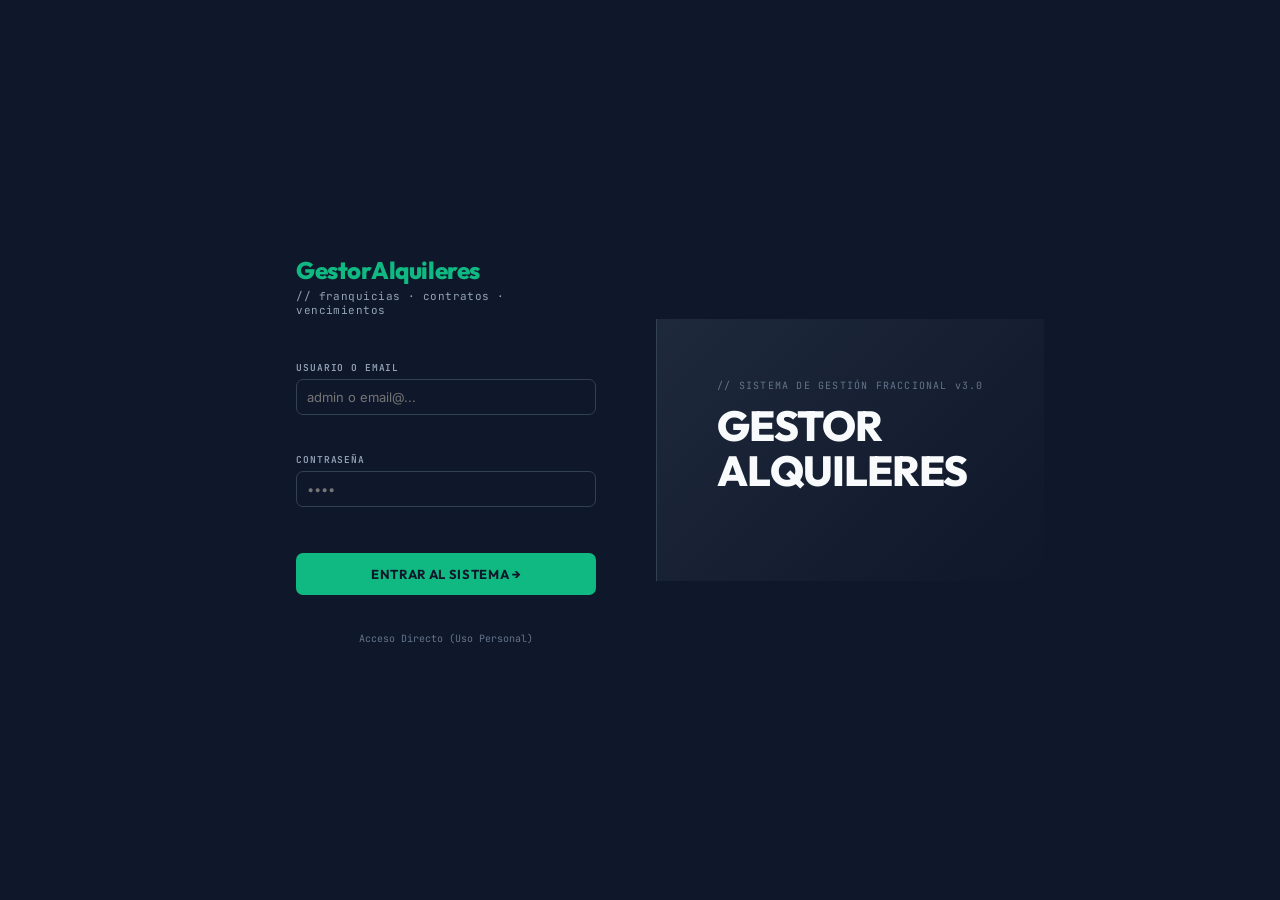
<file: Alquileres/index.html>
<!DOCTYPE html>
<html lang="es">

<head>
  <meta charset="UTF-8" />
  <meta name="viewport" content="width=device-width, initial-scale=1.0" />
  <meta http-equiv="Cache-Control" content="no-cache, no-store, must-revalidate" />
  <meta http-equiv="Pragma" content="no-cache" />
  <meta http-equiv="Expires" content="0" />
  <link rel="icon" type="image/svg+xml" href="data:image/svg+xml,%3Csvg xmlns='http://www.w3.org/2000/svg' viewBox='0 0 32 32'%3E%3Crect width='32' height='32' rx='6' fill='%2310b981'/%3E%3Ctext x='50%25' y='50%25' dominant-baseline='central' text-anchor='middle' font-family='system-ui,sans-serif' font-size='20' font-weight='800' fill='%230f172a'%3EG%3C/text%3E%3C/svg%3E">
  <title>Gestor de Alquileres - Iniciar Sesión</title>
  <link
    href="https://fonts.googleapis.com/css2?family=Outfit:wght@400;600;700;800&family=JetBrains+Mono:wght@400;500;600;700&family=Inter:wght@300;400;500;600;700&display=swap"
    rel="stylesheet" />
  <link rel="stylesheet" href="style.css?v=12.0">
</head>

<body>

  <!-- LOGIN -->
  <div id="login" class="login-split-layout">
    <!-- Panel Izquierdo: Formulario -->
    <div class="login-form-side">
      <div class="lbox" style="box-shadow: none; border: none; background: transparent; padding: 20px; width: 100%; max-width: 340px;">
        <div class="llogo">GestorAlquileres</div>
        <div class="lsub">// franquicias · contratos · vencimientos</div>
        
        <form onsubmit="event.preventDefault(); doLogin();" style="display:flex; flex-direction:column; gap:12px;">
          <div class="fg">
            <label>Usuario o Email</label>
            <input type="text" id="lu" placeholder="admin o email@..." autocomplete="username">
          </div>
          <div class="fg">
            <label>Contraseña</label>
            <input type="password" id="lp" placeholder="••••" autocomplete="current-password">
          </div>
          <button type="submit" class="lbtn">ENTRAR AL SISTEMA →</button>
        </form>
        <div class="lerr" id="lerr"></div>
        <div style="margin-top:14px;font-family:var(--fm);font-size:10px;color:var(--t4);text-align:center;">
          Acceso Directo (Uso Personal)
        </div>
      </div>
    </div>
    
    <!-- Panel Derecho: Decorativo Industrial -->
    <div class="login-decor-side">
      <div class="decor-content">
        <div class="decor-tag">// SISTEMA DE GESTIÓN FRACCIONAL v3.0</div>
        <div class="decor-title">GESTOR<br>ALQUILERES</div>
      </div>
    </div>
  </div>

  <!-- Scripts de inicio -->
  <script src="app.js?v=100.0"></script>
</body>

</html>
</file>
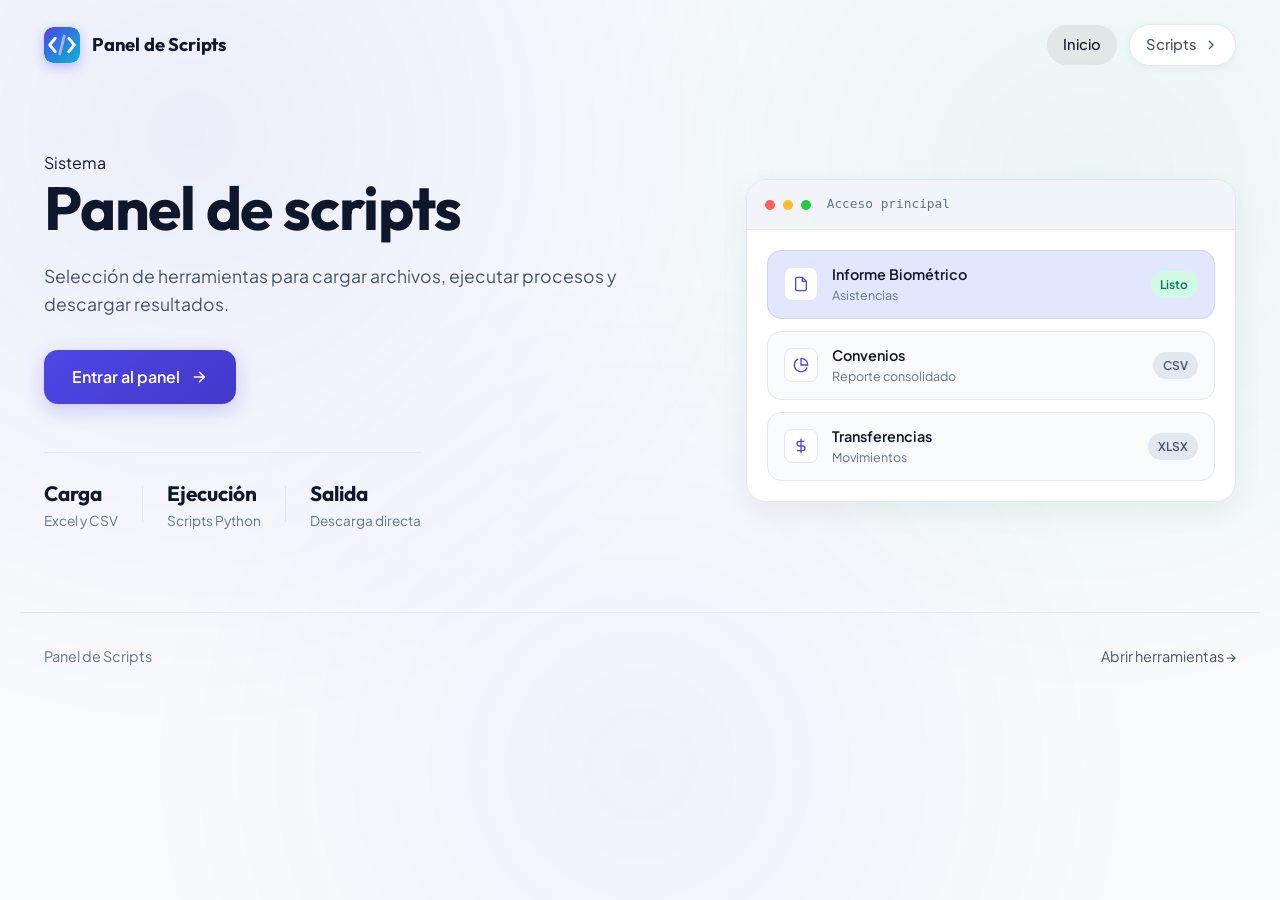
<file: Panel de scripts/index.html>
<!DOCTYPE html>
<html lang="es">
<head>
    <meta charset="UTF-8">
    <meta name="viewport" content="width=device-width, initial-scale=1.0">
    <title>Panel de Scripts</title>
    <meta name="description" content="Panel de selección de herramientas para ejecutar scripts y descargar resultados.">
    
    <!-- Google Fonts -->
    <link rel="preconnect" href="https://fonts.googleapis.com">
    <link rel="preconnect" href="https://fonts.gstatic.com" crossorigin>
    <link href="https://fonts.googleapis.com/css2?family=Outfit:wght@400;500;600;700&family=Plus+Jakarta+Sans:wght@400;500;600;700&display=swap" rel="stylesheet">
    
    <link rel="icon" type="image/svg+xml" href="favicon.svg">
    <link rel="stylesheet" href="style.css">
</head>
<body>
    <div class="glow-bg"></div>

    <header class="site-header">
        <a class="brand" href="/">
            <img src="favicon.svg" alt="Logo Panel de Scripts" width="36" height="36" style="border-radius: 9px; box-shadow: 0 4px 12px rgba(79,70,229,0.3);">
            <span>Panel de Scripts</span>
        </a>
        <nav class="site-nav">
            <a href="/" class="nav-link active">Inicio</a>
            <a href="/scripts.html" class="nav-link nav-btn">
                <span>Scripts</span>
                <svg width="16" height="16" viewBox="0 0 24 24" fill="none" stroke="currentColor" stroke-width="2"><polyline points="9 18 15 12 9 6"/></svg>
            </a>
        </nav>
    </header>

    <main>
        <section class="hero">
            <div class="hero-copy">
                <span class="eyebrow">Sistema</span>
                <h1>Panel de scripts</h1>
                <p>Selección de herramientas para cargar archivos, ejecutar procesos y descargar resultados.</p>
                <div class="hero-actions">
                    <a class="primary-btn" href="/scripts.html">
                        <span>Entrar al panel</span>
                        <svg width="18" height="18" viewBox="0 0 24 24" fill="none" stroke="currentColor" stroke-width="2"><line x1="5" y1="12" x2="19" y2="12"/><polyline points="12 5 19 12 12 19"/></svg>
                    </a>
                </div>
                
                <div class="hero-stats">
                    <div class="stat-item">
                        <span class="stat-num">Carga</span>
                        <span class="stat-desc">Excel y CSV</span>
                    </div>
                    <div class="stat-divider"></div>
                    <div class="stat-item">
                        <span class="stat-num">Ejecución</span>
                        <span class="stat-desc">Scripts Python</span>
                    </div>
                    <div class="stat-divider"></div>
                    <div class="stat-item">
                        <span class="stat-num">Salida</span>
                        <span class="stat-desc">Descarga directa</span>
                    </div>
                </div>
            </div>

            <div class="hero-visual">
                <div class="glass-card preview-card">
                    <div class="card-header-bar">
                        <span class="dot red"></span>
                        <span class="dot yellow"></span>
                        <span class="dot green"></span>
                        <span class="window-title">Acceso principal</span>
                    </div>
                    <div class="preview-content">
                        <div class="preview-row active">
                            <div class="row-icon">
                                <svg width="16" height="16" viewBox="0 0 24 24" fill="none" stroke="currentColor" stroke-width="2"><path d="M14 2H6a2 2 0 0 0-2 2v16a2 2 0 0 0 2 2h12a2 2 0 0 0 2-2V8z"/><polyline points="14 2 14 8 20 8"/></svg>
                            </div>
                            <div class="row-info">
                                <span class="row-title">Informe Biométrico</span>
                                <span class="row-sub">Asistencias</span>
                            </div>
                            <span class="pill pill-success">Listo</span>
                        </div>

                        <div class="preview-row">
                            <div class="row-icon">
                                <svg width="16" height="16" viewBox="0 0 24 24" fill="none" stroke="currentColor" stroke-width="2"><path d="M21.21 15.89A10 10 0 1 1 8 2.83"/><path d="M22 12A10 10 0 0 0 12 2v10z"/></svg>
                            </div>
                            <div class="row-info">
                                <span class="row-title">Convenios</span>
                                <span class="row-sub">Reporte consolidado</span>
                            </div>
                            <span class="pill pill-idle">CSV</span>
                        </div>

                        <div class="preview-row">
                            <div class="row-icon">
                                <svg width="16" height="16" viewBox="0 0 24 24" fill="none" stroke="currentColor" stroke-width="2"><line x1="12" y1="1" x2="12" y2="23"/><path d="M17 5H9.5a3.5 3.5 0 0 0 0 7h5a3.5 3.5 0 0 1 0 7H6"/></svg>
                            </div>
                            <div class="row-info">
                                <span class="row-title">Transferencias</span>
                                <span class="row-sub">Movimientos</span>
                            </div>
                            <span class="pill pill-idle">XLSX</span>
                        </div>
                    </div>
                </div>
            </div>
        </section>
    </main>

    <footer class="site-footer">
        <div class="footer-content">
            <span>Panel de Scripts</span>
            <a href="/scripts.html" class="footer-link">Abrir herramientas &rarr;</a>
        </div>
    </footer>
</body>
</html>
</file>
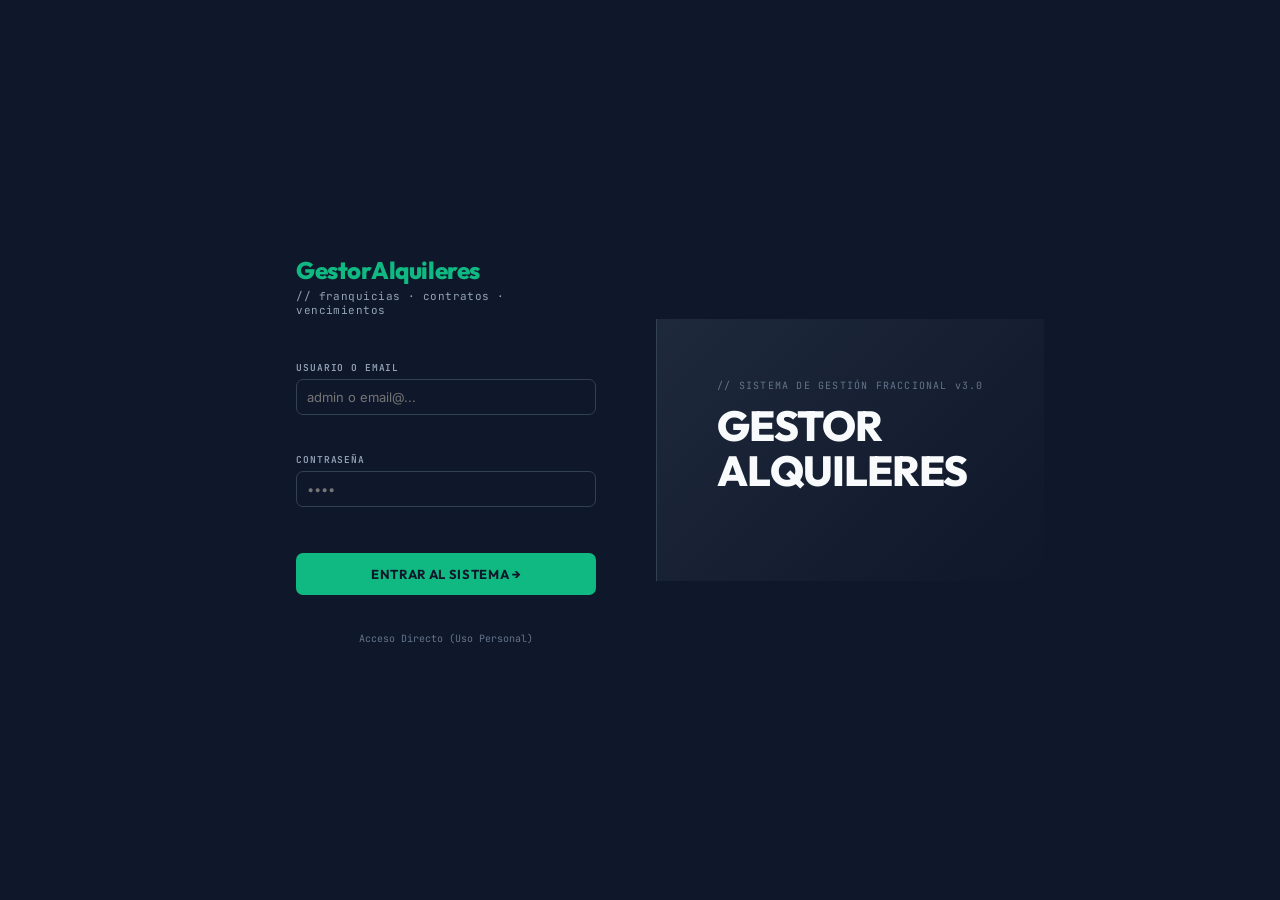
<file: Alquileres/ajustes.html>
<!DOCTYPE html>
<html lang="es">

<head>
  <meta charset="UTF-8" />
  <meta name="viewport" content="width=device-width, initial-scale=1.0" />
  <link rel="icon" type="image/svg+xml" href="data:image/svg+xml,%3Csvg xmlns='http://www.w3.org/2000/svg' viewBox='0 0 32 32'%3E%3Crect width='32' height='32' rx='6' fill='%2310b981'/%3E%3Ctext x='50%25' y='50%25' dominant-baseline='central' text-anchor='middle' font-family='system-ui,sans-serif' font-size='20' font-weight='800' fill='%230f172a'%3EG%3C/text%3E%3C/svg%3E">
  <title>Gestor de Alquileres - Ajustes de Canon</title>
  <link
    href="https://fonts.googleapis.com/css2?family=Outfit:wght@400;600;700;800&family=JetBrains+Mono:wght@400;500;600;700&family=Inter:wght@300;400;500;600;700&display=swap"
    rel="stylesheet" />
  <link rel="stylesheet" href="style.css?v=12.0">
</head>

<body>

  <div id="app">
    <div class="sidebar-backdrop" id="sb-backdrop" onclick="closeMobSidebar()"></div>
    <aside class="sidebar">
      <div class="slogo">GestorAlquileres<span>// v3.0 franquicias</span></div>
      <div class="ssec">// navegación</div>
      <div class="nav" onclick="goPage('dashboard',this)">
        <svg width="20" height="20" viewBox="0 0 24 24" fill="none" stroke="currentColor" stroke-width="2" stroke-linecap="round" stroke-linejoin="round"><rect width="7" height="9" x="3" y="3" rx="1"/><rect width="7" height="5" x="14" y="3" rx="1"/><rect width="7" height="9" x="14" y="12" rx="1"/><rect width="7" height="5" x="3" y="16" rx="1"/></svg>
        Menú
      </div>
      <div class="nav" onclick="goPage('tiendas',this)">
        <svg width="20" height="20" viewBox="0 0 24 24" fill="none" stroke="currentColor" stroke-width="2" stroke-linecap="round" stroke-linejoin="round"><path d="m2 7 4.41-4.41A2 2 0 0 1 7.83 2h8.34a2 2 0 0 1 1.42.59L22 7"/><path d="M4 12v8a2 2 0 0 0 2 2h12a2 2 0 0 0 2-2v-8"/><path d="M15 22v-4a2 2 0 0 0-2-2h-2a2 2 0 0 0-2 2v4"/><path d="M2 7h20"/><path d="M22 7v3a2 2 0 0 1-2 2v0a2.7 2.7 0 0 1-1.59-.63.7.7 0 0 0-.82 0A2.7 2.7 0 0 1 16 12a2.7 2.7 0 0 1-1.59-.63.7.7 0 0 0-.82 0A2.7 2.7 0 0 1 12 12a2.7 2.7 0 0 1-1.59-.63.7.7 0 0 0-.82 0A2.7 2.7 0 0 1 8 12a2.7 2.7 0 0 1-1.59-.63.7.7 0 0 0-.82 0A2.7 2.7 0 0 1 4 12v0a2 2 0 0 1-2-2V7"/></svg>
        Tiendas
      </div>
      <div class="nav" onclick="goPage('contactos',this)">
        <svg width="20" height="20" viewBox="0 0 24 24" fill="none" stroke="currentColor" stroke-width="2" stroke-linecap="round" stroke-linejoin="round"><path d="M16 21v-2a4 4 0 0 0-4-4H6a4 4 0 0 0-4 4v2"/><circle cx="9" cy="7" r="4"/><path d="M22 21v-2a4 4 0 0 0-3-3.87"/><path d="M16 3.13a4 4 0 0 1 0 7.75"/></svg>
        Contactos
      </div>
      <div class="nav" onclick="goPage('reportes',this)">
        <svg width="20" height="20" viewBox="0 0 24 24" fill="none" stroke="currentColor" stroke-width="2" stroke-linecap="round" stroke-linejoin="round"><line x1="18" y1="20" x2="18" y2="10"/><line x1="12" y1="20" x2="12" y2="4"/><line x1="6" y1="20" x2="6" y2="14"/></svg>
        Reportes
      </div>
      <div class="nav" onclick="goPage('pagos',this)">
        <svg width="20" height="20" viewBox="0 0 24 24" fill="none" stroke="currentColor" stroke-width="2" stroke-linecap="round" stroke-linejoin="round"><rect width="20" height="14" x="2" y="5" rx="2"/><line x1="2" y1="10" x2="22" y2="10"/></svg>
        Seguimiento Pagos
      </div>
      <div class="nav" onclick="goPage('checklist',this)">
        <svg width="20" height="20" viewBox="0 0 24 24" fill="none" stroke="currentColor" stroke-width="2" stroke-linecap="round" stroke-linejoin="round"><path d="m9 11 3 3L22 4"/><path d="M21 12v7a2 2 0 0 1-2 2H5a2 2 0 0 1-2-2V5a2 2 0 0 1 2-2h11"/></svg>
        Check List
      </div>
      <div class="nav active" onclick="goPage('ajustes',this)">
        <svg width="20" height="20" viewBox="0 0 24 24" fill="none" stroke="currentColor" stroke-width="2" stroke-linecap="round" stroke-linejoin="round"><rect width="16" height="20" x="4" y="2" rx="2"/><line x1="8" y1="6" x2="16" y2="6"/><line x1="16" y1="14" x2="16" y2="18"/><path d="M16 10h.01"/><path d="M12 10h.01"/><path d="M8 10h.01"/><path d="M12 14h.01"/><path d="M8 14h.01"/><path d="M12 18h.01"/><path d="M8 18h.01"/></svg>
        Calculadora
      </div>
      <div class="ssec">// config</div>
      <div class="nav" onclick="goPage('ipc',this)">
        <svg width="20" height="20" viewBox="0 0 24 24" fill="none" stroke="currentColor" stroke-width="2" stroke-linecap="round" stroke-linejoin="round"><polyline points="22 7 13.5 15.5 8.5 10.5 2 17"/><polyline points="16 7 22 7 22 13"/></svg>
        Índice IPC
      </div>
      <div class="nav" onclick="goPage('cuentas',this)" id="nav-cuentas" style="display:none;">
        <svg width="20" height="20" viewBox="0 0 24 24" fill="none" stroke="currentColor" stroke-width="2" stroke-linecap="round" stroke-linejoin="round"><path d="M16 21v-2a4 4 0 0 0-4-4H6a4 4 0 0 0-4 4v2"/><circle cx="9" cy="7" r="4"/><path d="M19 8v6M16 11h6"/></svg>
        Cuentas
      </div>
      <div class="sbot">
        <div style="position:relative;margin:0 6px 8px;">
          <div id="drive-status" onclick="toggleServerMenu(event)"
            style="display:flex;align-items:center;gap:8px;padding:8px 12px;border-radius:8px;cursor:pointer;background:var(--s2);border:1px solid var(--bdr);transition:border-color .2s;user-select:none;">
            <svg width="20" height="20" viewBox="0 0 24 24" fill="none" stroke="currentColor" stroke-width="2" stroke-linecap="round" stroke-linejoin="round"><ellipse cx="12" cy="5" rx="9" ry="3"/><path d="M3 5v14c0 1.66 4 3 9 3s9-1.34 9-3V5"/><path d="M3 12c0 1.66 4 3 9 3s9-1.34 9-3"/></svg>
            <div style="flex:1;min-width:0;">
              <div id="server-type-label"
                style="font-family:var(--fm);font-size:9px;text-transform:uppercase;letter-spacing:.08em;color:var(--t3);">
                Servidor local</div>
              <div style="font-size:11px;color:var(--t2);white-space:nowrap;overflow:hidden;text-overflow:ellipsis;"
                id="drive-label">Sin conectar</div>
            </div>
            <div style="display:flex;align-items:center;gap:5px;">
              <div id="drive-dot" style="width:7px;height:7px;border-radius:50%;background:var(--t4);flex-shrink:0;">
              </div>
              <svg viewBox="0 0 24 24" width="10" height="10" fill="none" stroke="currentColor" stroke-width="2.5"
                style="color:var(--t3)">
                <polyline points="6,9 12,15 18,9" />
              </svg>
            </div>
          </div>
          <div id="server-menu"
            style="display:none;position:absolute;bottom:calc(100% + 6px);left:0;right:0;background:var(--s2);border:1px solid var(--bdr2);border-radius:8px;overflow:hidden;box-shadow:0 8px 24px rgba(0,0,0,.5);z-index:999;">
            <div
              style="font-family:var(--fm);font-size:9px;text-transform:uppercase;letter-spacing:.1em;color:var(--t3);padding:8px 12px 4px;">
              // opciones</div>
            <div onclick="exportarDatos()" class="smenu-item">
              <svg viewBox="0 0 24 24" width="13" height="13" fill="none" stroke="currentColor" stroke-width="2">
                <path d="M21 15v4a2 2 0 01-2 2H5a2 2 0 01-2-2v-4" />
                <polyline points="7,10 12,15 17,10" />
                <line x1="12" y1="15" x2="12" y2="3" />
              </svg>
              Exportar backup
            </div>
            <div onclick="importarDatos()" class="smenu-item">
              <svg viewBox="0 0 24 24" width="13" height="13" fill="none" stroke="currentColor" stroke-width="2">
                <path d="M21 15v4a2 2 0 01-2 2H5a2 2 0 01-2-2v-4" />
                <polyline points="17,8 12,3 7,8" />
                <line x1="12" y1="3" x2="12" y2="15" />
              </svg>
              Importar backup
            </div>
            <div style="height:1px;background:var(--bdr);margin:3px 0;"></div>
            <div onclick="closeServerMenu();goPage('cuentas',null)" class="smenu-item">
              <svg width="14" height="14" viewBox="0 0 24 24" fill="none" stroke="currentColor" stroke-width="2" stroke-linecap="round" stroke-linejoin="round" style="color:var(--t3);margin-right:8px;"><path d="M16 21v-2a4 4 0 0 0-4-4H6a4 4 0 0 0-4 4v2"/><circle cx="9" cy="7" r="4"/><path d="M19 8v6M16 11h6"/></svg>
              Cuentas
            </div>
            <div onclick="closeServerMenu();goPage('archivados',null)" class="smenu-item">
              <svg width="14" height="14" viewBox="0 0 24 24" fill="none" stroke="currentColor" stroke-width="2" stroke-linecap="round" stroke-linejoin="round" style="color:var(--t3);margin-right:8px;"><polyline points="21 8 21 21 3 21 3 8"/><rect width="22" height="5" x="1" y="3"/><line x1="10" y1="12" x2="14" y2="12"/></svg>
              Archivados
            </div>
            <div style="height:1px;background:var(--bdr);margin:3px 0;"></div>
            <div onclick="pedirPassYVaciar()" class="smenu-item smenu-danger">
              <svg width="14" height="14" viewBox="0 0 24 24" fill="none" stroke="currentColor" stroke-width="2" stroke-linecap="round" stroke-linejoin="round" style="color:var(--danger);margin-right:8px;"><path d="M3 6h18"/><path d="M19 6v14c0 1-1 2-2 2H7c-1 0-2-1-2-2V6"/><path d="M8 6V4c0-1 1-2 2-2h4c1 0 2 1 2 2v2"/><line x1="10" y1="11" x2="10" y2="17"/><line x1="14" y1="11" x2="14" y2="17"/></svg>
              Vaciar base de datos
            </div>
          </div>
        </div>
        <div class="uchip">
          <div class="uav" id="uav">A</div>
          <div>
            <div class="un" id="uname">Admin</div>
            <div class="ur" id="urole">admin</div>
          </div>
          <button class="blogout" onclick="doLogout()" title="Cerrar sesión">
            <svg width="18" height="18" viewBox="0 0 24 24" fill="none" stroke="currentColor" stroke-width="2" stroke-linecap="round" stroke-linejoin="round"><path d="M9 21H5a2 2 0 0 1-2-2V5a2 2 0 0 1 2-2h4"/><polyline points="16 17 21 12 16 7"/><line x1="21" y1="12" x2="9" y2="12"/></svg>
          </button>
        </div>
      </div>
    </aside>

    <main class="main">
    <div class="mob-topbar">
      <button class="mob-menu-btn" onclick="toggleMobSidebar()" aria-label="Menu">
        <svg width="18" height="18" viewBox="0 0 24 24" fill="none" stroke="currentColor" stroke-width="2.5" stroke-linecap="round" stroke-linejoin="round"><line x1="3" y1="6" x2="21" y2="6"/><line x1="3" y1="12" x2="21" y2="12"/><line x1="3" y1="18" x2="21" y2="18"/></svg>
      </button>
      <span class="mob-topbar-title">GestorAlquileres</span>
    </div>
      <!-- AJUSTES DE CANON -->
      <div class="page active" id="page-ajustes">
        <div class="ph" style="margin-bottom:14px;">
          <div style="display:flex;align-items:center;gap:12px;">
            <button onclick="goBack()" class="btn-back" title="Volver atrás">
              <svg width="18" height="18" viewBox="0 0 24 24" fill="none" stroke="currentColor" stroke-width="2.5" stroke-linecap="round" stroke-linejoin="round"><line x1="19" y1="12" x2="5" y2="12"></line><polyline points="12 19 5 12 12 5"></polyline></svg>
            </button>
            <div>
              <div class="ptitle">Ajustes de Canon</div>
              <div class="psub">// IPC Nacional · IPC Cuyo · ICL · C.C.T. 130/75 · Fijo</div>
            </div>
          </div>
        </div>

        <!-- Contenedor para la lista de ajustes pendientes -->
        <div id="ajustes-pendientes-wrap" style="margin-bottom: 20px; display: none;">
          <div class="card" style="border: 1px solid var(--info); background: rgba(59, 130, 246, 0.03); padding: 16px;">
            <div class="cardh" style="border-bottom: 1px solid rgba(59, 130, 246, 0.15); margin-bottom: 10px; padding-bottom: 6px;">
              <div style="display: flex; align-items: center; gap: 8px;">
                <div style="width: 8px; height: 8px; border-radius: 50%; background: var(--info); box-shadow: 0 0 8px var(--info);"></div>
                <span class="cardtitle" style="color: var(--info);">Ajustes de Canon Próximos (30 días)</span>
              </div>
            </div>
            <div id="ajustes-pendientes-list" style="display: flex; flex-direction: column; gap: 8px;"></div>
          </div>
        </div>
        <div class="calc-layout">
 
           <!-- ── COLUMNA IZQ: parámetros ── -->
           <div class="card calc-params-card">
             <div class="cardtitle" style="margin-bottom:14px;">Parámetros</div>
 
             <!-- Tienda con autocomplete -->
             <div class="fg" style="position:relative;">
               <label>Tienda</label>
               <input type="text" id="c-nombre" placeholder="Ej: Nombre de la tienda" autocomplete="off"
                 oninput="calcNombreInput(this.value)" onblur="setTimeout(()=>closeSuggest(),150)" />
               <div id="c-suggest" style="display:none;position:absolute;top:100%;left:0;right:0;
               background:var(--s2);border:1px solid var(--bdr2);border-radius:6px;
               z-index:999;max-height:180px;overflow-y:auto;box-shadow:0 8px 24px rgba(0,0,0,.4);"></div>
             </div>
 
             <!-- Aviso datos faltantes -->
             <div id="c-datos-nota"
               style="display:none;background:rgba(251,191,36,.08);border:1px solid rgba(251,191,36,.25);border-radius:7px;padding:8px 12px;font-family:var(--fm);font-size:10.5px;color:var(--warn);gap:6px;align-items:flex-start;margin-bottom:8px;flex-wrap:wrap;">
             </div>
 
             <div class="fg">
               <label>Tipo de índice</label>
               <select id="c-tipo" onchange="renderCalcTipo()">
                 <option value="IPC_NAC">IPC Nacional (INDEC)</option>
                 <option value="IPC_CUY">IPC Zona Cuyo</option>
                 <option value="ICL">ICL – Ley 27.551 Art. 14</option>
                 <option value="CCT">C.C.T. 130/75 – Vendedor A</option>
                 <option value="FIJO">Porcentaje fijo acordado</option>
               </select>
             </div>
             <div class="fg">
               <label>Monto inicial ($)</label>
               <input type="number" id="c-monto" placeholder="500000" oninput="calcular()" />
             </div>
             <div class="fg">
               <label>Fecha inicio contrato</label>
               <input type="date" id="c-inicio" oninput="calcular()" />
             </div>
             <div class="fg">
               <label>Mes y año a calcular</label>
               <input type="month" id="c-fecha-calculo" oninput="calcular()" />
             </div>
             <div class="fg">
               <label>Frecuencia de ajuste</label>
               <select id="c-ajuste" onchange="calcular()">
                 <option value="1">Mensual</option>
                 <option value="3">Trimestral</option>
                 <option value="4" selected>Cuatrimestral</option>
                 <option value="6">Semestral</option>
                 <option value="12">Anual</option>
               </select>
             </div>
             <div class="fg">
               <label>Desfase de índice</label>
               <select id="c-desfase" onchange="calcular()">
                 <option value="1" selected>1 mes (Estándar)</option>
                 <option value="2">2 meses (Facturación)</option>
                 <option value="0">Sin desfase</option>
               </select>
             </div>
 
             <!-- Campos ICL -->
             <div id="c-icl-fields" style="display:none;">
               <div class="fg"><label>ICL en fecha inicio</label><input type="number" id="c-icl-ini" placeholder="2.5100"
                   step="0.0001" oninput="calcular()" /></div>
               <div class="fg"><label>ICL actual (BCRA)</label><input type="number" id="c-icl-act" placeholder="8.0400"
                   step="0.0001" oninput="calcular()" /></div>
             </div>
 
             <!-- Campos Fijo -->
             <div id="c-fijo-fields" style="display:none;">
               <div class="fg"><label>Porcentaje de aumento (%)</label><input type="number" id="c-pct" placeholder="30"
                   step="0.1" oninput="calcular()" /></div>
             </div>
 
             <!-- Campos CCT 130/75 -->
             <div id="c-cct-fields" style="display:none;">
               <div class="fg">
                 <label>Sueldo bruto vigente Vendedor A ($)</label>
                 <input type="number" id="c-cct-sueldo" placeholder="Ingresá el valor del mes" step="1"
                   oninput="calcular()" />
               </div>
 
 
               <div
                 style="background:rgba(129,140,248,.07);border:1px solid rgba(129,140,248,.2);border-radius:7px;padding:10px 13px;margin-top:2px;">
                 <div style="font-family:var(--fm);font-size:10px;color:var(--t3);margin-bottom:6px;">// FUENTE OFICIAL
                 </div>
                 <div style="font-size:12px;color:var(--t2);line-height:1.5;margin-bottom:8px;">
                   Convenio Colectivo de Trabajo N° 130/75 — Escala salarial Empleados de Comercio, Categoría Vendedor A.
                 </div>
                 <a href="https://www.faecys.org.ar/escala-salarial/" target="_blank" rel="noopener"
                   style="display:inline-flex;align-items:center;gap:5px;font-family:var(--fm);font-size:10.5px;color:var(--info);text-decoration:none;">
                   <svg viewBox="0 0 24 24" fill="none" stroke="currentColor" stroke-width="2" width="12" height="12">
                     <path d="M18 13v6a2 2 0 01-2 2H5a2 2 0 01-2-2V8a2 2 0 012-2h6" />
                     <polyline points="15 3 21 3 21 9" />
                     <line x1="10" y1="14" x2="21" y2="3" />
                   </svg>
                   faecys.org.ar — Escala salarial vigente
                 </a>
                 <span style="color:var(--t4);font-family:var(--fm);font-size:10px;margin-left:8px;">· También:
                   uecara.org.ar</span>
               </div>
             </div>
 
             <div id="c-ipc-note" class="tip" style="font-size:10.5px;margin-top:4px;">
               Usa los datos cargados en <strong>Índice IPC</strong> para calcular automáticamente.
             </div>
           </div>
 
           <!-- ── COLUMNA DER: resumen + acciones ── -->
           <div class="calc-results-wrap">
 
             <!-- Cuadro resumen profesional -->
             <div id="calc-resumen-print" class="calc-resumen-card">
               <!-- Header: TIENDA | NOMBRE -->
               <div class="calc-resumen-header">
                 <div class="calc-resumen-title">TIENDA</div>
                 <div class="calc-resumen-name" id="cr-nombre">—</div>
               </div>
 
               <!-- Filas -->
               <div class="calc-row">
                 <span class="calc-label">Inicio de Contrato</span>
                 <span class="calc-value" id="cr-inicio">—</span>
               </div>
               <div class="calc-row">
                 <span class="calc-label">Monto Inicial</span>
                 <span class="calc-value" id="cr-monto-ini">—</span>
               </div>
               <div class="calc-row">
                 <span class="calc-label">Tipo de Ajuste</span>
                 <span class="calc-value" id="cr-ajuste">—</span>
               </div>
               <div class="calc-row">
                 <span class="calc-label">Tipo de IPC</span>
                 <span class="calc-value" id="cr-tipo-label">—</span>
               </div>
               <div class="calc-row">
                 <span class="calc-label">Mes a Calcular</span>
                 <span class="calc-value" id="cr-fecha">—</span>
               </div>
 
               <!-- MONTO A PAGAR -->
               <div class="calc-row calc-row-highlight">
                 <span class="calc-label" style="color: var(--t1); font-weight: 700; text-transform: uppercase; letter-spacing: .08em;">MONTO A PAGAR</span>
                 <span class="calc-value-highlight" id="cr-monto-final">$ —</span>
               </div>
             </div>
 
             <!-- Próxima actualización -->
             <div class="calc-resumen-card" style="padding: 14px 18px; border-color: var(--bdr);">
               <div style="font-family:var(--fm);font-size:9px;text-transform:uppercase;letter-spacing:.1em;color:var(--t3);margin-bottom:4px;">
                 Próxima actualización</div>
               <div style="font-family:var(--fh);font-size:18px;font-weight:800;color:var(--acc);" id="c-prox-fecha">—</div>
               <div style="font-family:var(--fm);font-size:10px;color:var(--t3);margin-top:2px;" id="c-prox-det">ingresá
                 inicio y frecuencia</div>
             </div>
 
             <!-- Botón PDF -->
             <button class="btn ba btn-pdf" onclick="generarPDF()" style="width: 100%; justify-content: center; padding: 12px; font-weight: 700;">
               <svg viewBox="0 0 24 24" fill="none" stroke="currentColor" stroke-width="2.5" width="15" height="15" style="margin-right: 6px;">
                 <path d="M14 2H6a2 2 0 0 0-2 2v16a2 2 0 0 0 2 2h12a2 2 0 0 0 2-2V8z" />
                 <polyline points="14 2 14 8 20 8" />
                 <line x1="12" y1="18" x2="12" y2="12" />
                 <line x1="9" y1="15" x2="15" y2="15" />
               </svg>
               Exportar resumen en PDF
             </button>
           </div>
         </div>
      </div>
    </main>
  </div>

  <script src="app.js?v=102.0"></script>
</body>

</html>
</file>
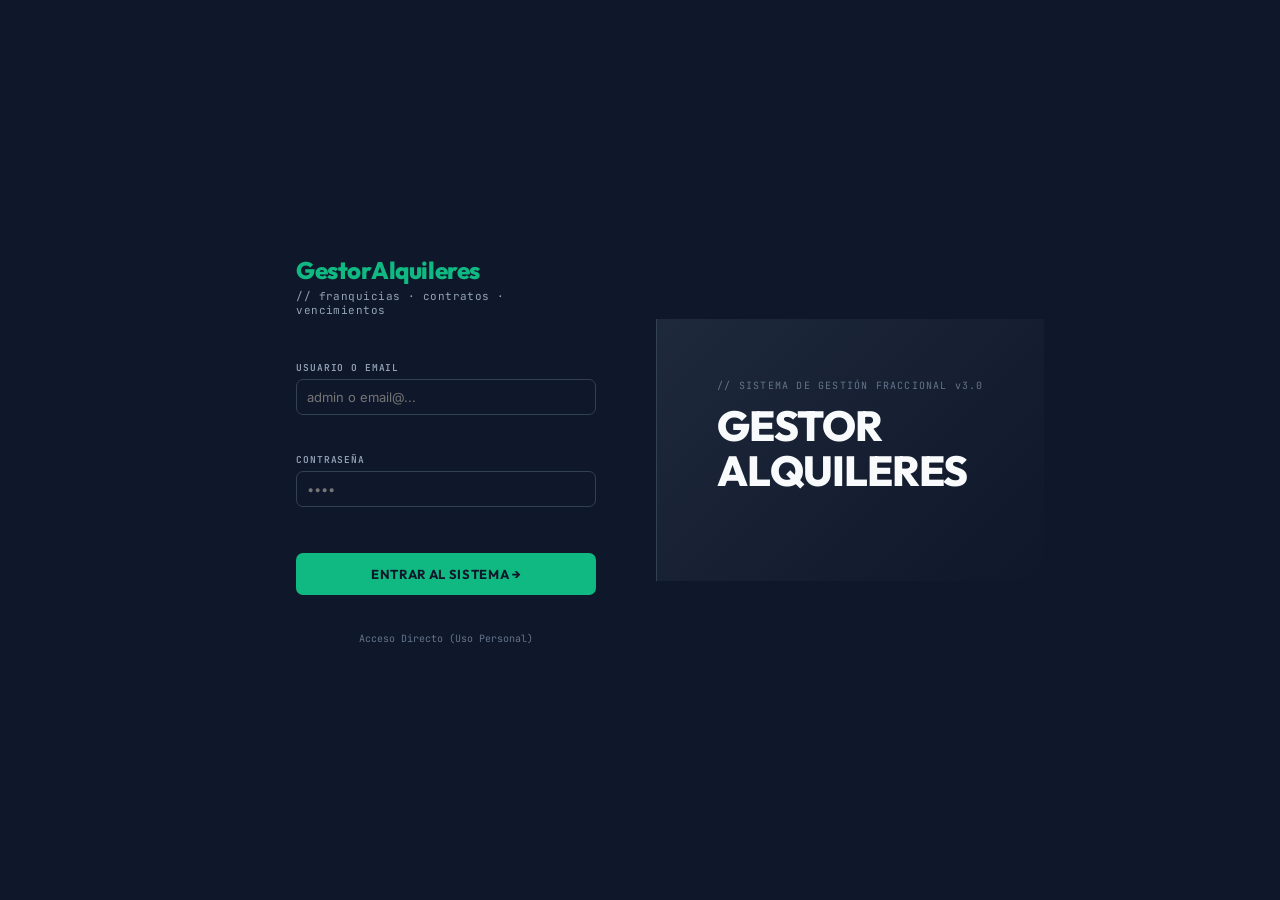
<file: Alquileres/alertas.html>
<!DOCTYPE html>
<html lang="es">

<head>
  <meta charset="UTF-8" />
  <meta name="viewport" content="width=device-width, initial-scale=1.0" />
  <link rel="icon" type="image/svg+xml" href="data:image/svg+xml,%3Csvg xmlns='http://www.w3.org/2000/svg' viewBox='0 0 32 32'%3E%3Crect width='32' height='32' rx='6' fill='%2310b981'/%3E%3Ctext x='50%25' y='50%25' dominant-baseline='central' text-anchor='middle' font-family='system-ui,sans-serif' font-size='20' font-weight='800' fill='%230f172a'%3EG%3C/text%3E%3C/svg%3E">
  <title>Gestor de Alquileres - Alertas</title>
  <link
    href="https://fonts.googleapis.com/css2?family=Outfit:wght@400;600;700;800&family=JetBrains+Mono:wght@400;500;600;700&family=Inter:wght@300;400;500;600;700&display=swap"
    rel="stylesheet" />
  <link rel="stylesheet" href="style.css?v=12.0">
</head>

<body>

  <div id="app">
    <div class="sidebar-backdrop" id="sb-backdrop" onclick="closeMobSidebar()"></div>
    <aside class="sidebar">
      <div class="slogo">GestorAlquileres<span>// v3.0 franquicias</span></div>
      <div class="ssec">// navegación</div>
      <div class="nav" onclick="goPage('dashboard',this)">
        <svg width="20" height="20" viewBox="0 0 24 24" fill="none" stroke="currentColor" stroke-width="2" stroke-linecap="round" stroke-linejoin="round"><rect width="7" height="9" x="3" y="3" rx="1"/><rect width="7" height="5" x="14" y="3" rx="1"/><rect width="7" height="9" x="14" y="12" rx="1"/><rect width="7" height="5" x="3" y="16" rx="1"/></svg>
        Menú
      </div>
      <div class="nav" onclick="goPage('tiendas',this)">
        <svg width="20" height="20" viewBox="0 0 24 24" fill="none" stroke="currentColor" stroke-width="2" stroke-linecap="round" stroke-linejoin="round"><path d="m2 7 4.41-4.41A2 2 0 0 1 7.83 2h8.34a2 2 0 0 1 1.42.59L22 7"/><path d="M4 12v8a2 2 0 0 0 2 2h12a2 2 0 0 0 2-2v-8"/><path d="M15 22v-4a2 2 0 0 0-2-2h-2a2 2 0 0 0-2 2v4"/><path d="M2 7h20"/><path d="M22 7v3a2 2 0 0 1-2 2v0a2.7 2.7 0 0 1-1.59-.63.7.7 0 0 0-.82 0A2.7 2.7 0 0 1 16 12a2.7 2.7 0 0 1-1.59-.63.7.7 0 0 0-.82 0A2.7 2.7 0 0 1 12 12a2.7 2.7 0 0 1-1.59-.63.7.7 0 0 0-.82 0A2.7 2.7 0 0 1 8 12a2.7 2.7 0 0 1-1.59-.63.7.7 0 0 0-.82 0A2.7 2.7 0 0 1 4 12v0a2 2 0 0 1-2-2V7"/></svg>
        Tiendas
      </div>
      <div class="nav" onclick="goPage('contactos',this)">
        <svg width="20" height="20" viewBox="0 0 24 24" fill="none" stroke="currentColor" stroke-width="2" stroke-linecap="round" stroke-linejoin="round"><path d="M16 21v-2a4 4 0 0 0-4-4H6a4 4 0 0 0-4 4v2"/><circle cx="9" cy="7" r="4"/><path d="M22 21v-2a4 4 0 0 0-3-3.87"/><path d="M16 3.13a4 4 0 0 1 0 7.75"/></svg>
        Contactos
      </div>
      <div class="nav" onclick="goPage('reportes',this)">
        <svg width="20" height="20" viewBox="0 0 24 24" fill="none" stroke="currentColor" stroke-width="2" stroke-linecap="round" stroke-linejoin="round"><line x1="18" y1="20" x2="18" y2="10"/><line x1="12" y1="20" x2="12" y2="4"/><line x1="6" y1="20" x2="6" y2="14"/></svg>
        Reportes
      </div>
      <div class="nav" onclick="goPage('pagos',this)">
        <svg width="20" height="20" viewBox="0 0 24 24" fill="none" stroke="currentColor" stroke-width="2" stroke-linecap="round" stroke-linejoin="round"><rect width="20" height="14" x="2" y="5" rx="2"/><line x1="2" y1="10" x2="22" y2="10"/></svg>
        Seguimiento Pagos
      </div>
      <div class="nav" onclick="goPage('checklist',this)">
        <svg width="20" height="20" viewBox="0 0 24 24" fill="none" stroke="currentColor" stroke-width="2" stroke-linecap="round" stroke-linejoin="round"><path d="m9 11 3 3L22 4"/><path d="M21 12v7a2 2 0 0 1-2 2H5a2 2 0 0 1-2-2V5a2 2 0 0 1 2-2h11"/></svg>
        Check List
      </div>
      <div class="nav" onclick="goPage('ajustes',this)">
        <svg width="20" height="20" viewBox="0 0 24 24" fill="none" stroke="currentColor" stroke-width="2" stroke-linecap="round" stroke-linejoin="round"><rect width="16" height="20" x="4" y="2" rx="2"/><line x1="8" y1="6" x2="16" y2="6"/><line x1="16" y1="14" x2="16" y2="18"/><path d="M16 10h.01"/><path d="M12 10h.01"/><path d="M8 10h.01"/><path d="M12 14h.01"/><path d="M8 14h.01"/><path d="M12 18h.01"/><path d="M8 18h.01"/></svg>
        Calculadora
      </div>
      <div class="ssec">// config</div>
      <div class="nav" onclick="goPage('ipc',this)">
        <svg width="20" height="20" viewBox="0 0 24 24" fill="none" stroke="currentColor" stroke-width="2" stroke-linecap="round" stroke-linejoin="round"><polyline points="22 7 13.5 15.5 8.5 10.5 2 17"/><polyline points="16 7 22 7 22 13"/></svg>
        Índice IPC
      </div>
      <div class="nav" onclick="goPage('cuentas',this)" id="nav-cuentas" style="display:none;">
        <svg width="20" height="20" viewBox="0 0 24 24" fill="none" stroke="currentColor" stroke-width="2" stroke-linecap="round" stroke-linejoin="round"><path d="M16 21v-2a4 4 0 0 0-4-4H6a4 4 0 0 0-4 4v2"/><circle cx="9" cy="7" r="4"/><path d="M19 8v6M16 11h6"/></svg>
        Cuentas
      </div>
      <div class="sbot">
        <div style="position:relative;margin:0 6px 8px;">
          <div id="drive-status" onclick="toggleServerMenu(event)"
            style="display:flex;align-items:center;gap:8px;padding:8px 12px;border-radius:8px;cursor:pointer;background:var(--s2);border:1px solid var(--bdr);transition:border-color .2s;user-select:none;">
            <svg width="20" height="20" viewBox="0 0 24 24" fill="none" stroke="currentColor" stroke-width="2" stroke-linecap="round" stroke-linejoin="round"><ellipse cx="12" cy="5" rx="9" ry="3"/><path d="M3 5v14c0 1.66 4 3 9 3s9-1.34 9-3V5"/><path d="M3 12c0 1.66 4 3 9 3s9-1.34 9-3"/></svg>
            <div style="flex:1;min-width:0;">
              <div id="server-type-label"
                style="font-family:var(--fm);font-size:9px;text-transform:uppercase;letter-spacing:.08em;color:var(--t3);">
                Servidor local</div>
              <div style="font-size:11px;color:var(--t2);white-space:nowrap;overflow:hidden;text-overflow:ellipsis;"
                id="drive-label">Sin conectar</div>
            </div>
            <div style="display:flex;align-items:center;gap:5px;">
              <div id="drive-dot" style="width:7px;height:7px;border-radius:50%;background:var(--t4);flex-shrink:0;">
              </div>
              <svg viewBox="0 0 24 24" width="10" height="10" fill="none" stroke="currentColor" stroke-width="2.5"
                style="color:var(--t3)">
                <polyline points="6,9 12,15 18,9" />
              </svg>
            </div>
          </div>
          <div id="server-menu"
            style="display:none;position:absolute;bottom:calc(100% + 6px);left:0;right:0;background:var(--s2);border:1px solid var(--bdr2);border-radius:8px;overflow:hidden;box-shadow:0 8px 24px rgba(0,0,0,.5);z-index:999;">
            <div
              style="font-family:var(--fm);font-size:9px;text-transform:uppercase;letter-spacing:.1em;color:var(--t3);padding:8px 12px 4px;">
              // opciones</div>
            <div onclick="exportarDatos()" class="smenu-item">
              <svg viewBox="0 0 24 24" width="13" height="13" fill="none" stroke="currentColor" stroke-width="2">
                <path d="M21 15v4a2 2 0 01-2 2H5a2 2 0 01-2-2v-4" />
                <polyline points="7,10 12,15 17,10" />
                <line x1="12" y1="15" x2="12" y2="3" />
              </svg>
              Exportar backup
            </div>
            <div onclick="importarDatos()" class="smenu-item">
              <svg viewBox="0 0 24 24" width="13" height="13" fill="none" stroke="currentColor" stroke-width="2">
                <path d="M21 15v4a2 2 0 01-2 2H5a2 2 0 01-2-2v-4" />
                <polyline points="17,8 12,3 7,8" />
                <line x1="12" y1="3" x2="12" y2="15" />
              </svg>
              Importar backup
            </div>
            <div style="height:1px;background:var(--bdr);margin:3px 0;"></div>
            <div onclick="closeServerMenu();goPage('cuentas',null)" class="smenu-item">
              <svg width="14" height="14" viewBox="0 0 24 24" fill="none" stroke="currentColor" stroke-width="2" stroke-linecap="round" stroke-linejoin="round" style="color:var(--t3);margin-right:8px;"><path d="M16 21v-2a4 4 0 0 0-4-4H6a4 4 0 0 0-4 4v2"/><circle cx="9" cy="7" r="4"/><path d="M19 8v6M16 11h6"/></svg>
              Cuentas
            </div>
            <div onclick="closeServerMenu();goPage('archivados',null)" class="smenu-item">
              <svg width="14" height="14" viewBox="0 0 24 24" fill="none" stroke="currentColor" stroke-width="2" stroke-linecap="round" stroke-linejoin="round" style="color:var(--t3);margin-right:8px;"><polyline points="21 8 21 21 3 21 3 8"/><rect width="22" height="5" x="1" y="3"/><line x1="10" y1="12" x2="14" y2="12"/></svg>
              Archivados
            </div>
            <div style="height:1px;background:var(--bdr);margin:3px 0;"></div>
            <div onclick="pedirPassYVaciar()" class="smenu-item smenu-danger">
              <svg width="14" height="14" viewBox="0 0 24 24" fill="none" stroke="currentColor" stroke-width="2" stroke-linecap="round" stroke-linejoin="round" style="color:var(--danger);margin-right:8px;"><path d="M3 6h18"/><path d="M19 6v14c0 1-1 2-2 2H7c-1 0-2-1-2-2V6"/><path d="M8 6V4c0-1 1-2 2-2h4c1 0 2 1 2 2v2"/><line x1="10" y1="11" x2="10" y2="17"/><line x1="14" y1="11" x2="14" y2="17"/></svg>
              Vaciar base de datos
            </div>
          </div>
        </div>
        <div class="uchip">
          <div class="uav" id="uav">A</div>
          <div>
            <div class="un" id="uname">Admin</div>
            <div class="ur" id="urole">admin</div>
          </div>
          <button class="blogout" onclick="doLogout()" title="Cerrar sesión">
            <svg width="18" height="18" viewBox="0 0 24 24" fill="none" stroke="currentColor" stroke-width="2" stroke-linecap="round" stroke-linejoin="round"><path d="M9 21H5a2 2 0 0 1-2-2V5a2 2 0 0 1 2-2h4"/><polyline points="16 17 21 12 16 7"/><line x1="21" y1="12" x2="9" y2="12"/></svg>
          </button>
        </div>
      </div>
    </aside>

    <main class="main">
    <div class="mob-topbar">
      <button class="mob-menu-btn" onclick="toggleMobSidebar()" aria-label="Menu">
        <svg width="18" height="18" viewBox="0 0 24 24" fill="none" stroke="currentColor" stroke-width="2.5" stroke-linecap="round" stroke-linejoin="round"><line x1="3" y1="6" x2="21" y2="6"/><line x1="3" y1="12" x2="21" y2="12"/><line x1="3" y1="18" x2="21" y2="18"/></svg>
      </button>
      <span class="mob-topbar-title">GestorAlquileres</span>
    </div>
      <!-- ALERTAS -->
      <div class="page active" id="page-alertas">
        <div class="ph">
          <div style="display:flex;align-items:center;gap:12px;">
            <button onclick="goBack()" class="btn-back" title="Volver atrás">
              <svg width="18" height="18" viewBox="0 0 24 24" fill="none" stroke="currentColor" stroke-width="2.5" stroke-linecap="round" stroke-linejoin="round"><line x1="19" y1="12" x2="5" y2="12"></line><polyline points="12 19 5 12 12 5"></polyline></svg>
            </button>
            <div>
              <div class="ptitle">Alertas</div>
              <div class="psub">// vencimientos y pendientes</div>
            </div>
          </div>
          <button class="btn ba" onclick="renderTriage(true)">
            <svg viewBox="0 0 24 24" width="16" height="16" fill="none" stroke="currentColor" stroke-width="2.5" style="margin-right:4px">
              <path d="M21 2v6h-6M3 12a9 9 0 0115-6.7L21 8M3 22v-6h6m12-4a9 9 0 01-15 6.7L3 16"/>
            </svg>
            Actualizar pendiente
          </button>
        </div>
        <div id="triage-wrap" style="display:none;margin-bottom:20px;">
          <div class="card" style="border:1px solid var(--acc);background:rgba(16,185,129,.03);">
            <div class="cardh" style="border-bottom:1px solid rgba(16,185,129,.15);">
              <div style="display:flex;align-items:center;gap:8px;">
                <div
                  style="width:8px;height:8px;border-radius:50%;background:var(--acc);box-shadow:0 0 8px var(--acc);">
                </div>
                <span class="cardtitle" style="color:var(--acc)">Triaje de Pendientes (Top 4)</span>
              </div>
              <button class="btn bg2 bsm"
                onclick="document.getElementById('triage-wrap').style.display='none'">Cerrar</button>
            </div>
            <div id="triage-list" style="padding:0;"></div>
          </div>
        </div>
        <div id="alertas-content"></div>
      </div>
    </main>
  </div>

  <script src="app.js?v=5.0"></script>
</body>

</html>
</file>
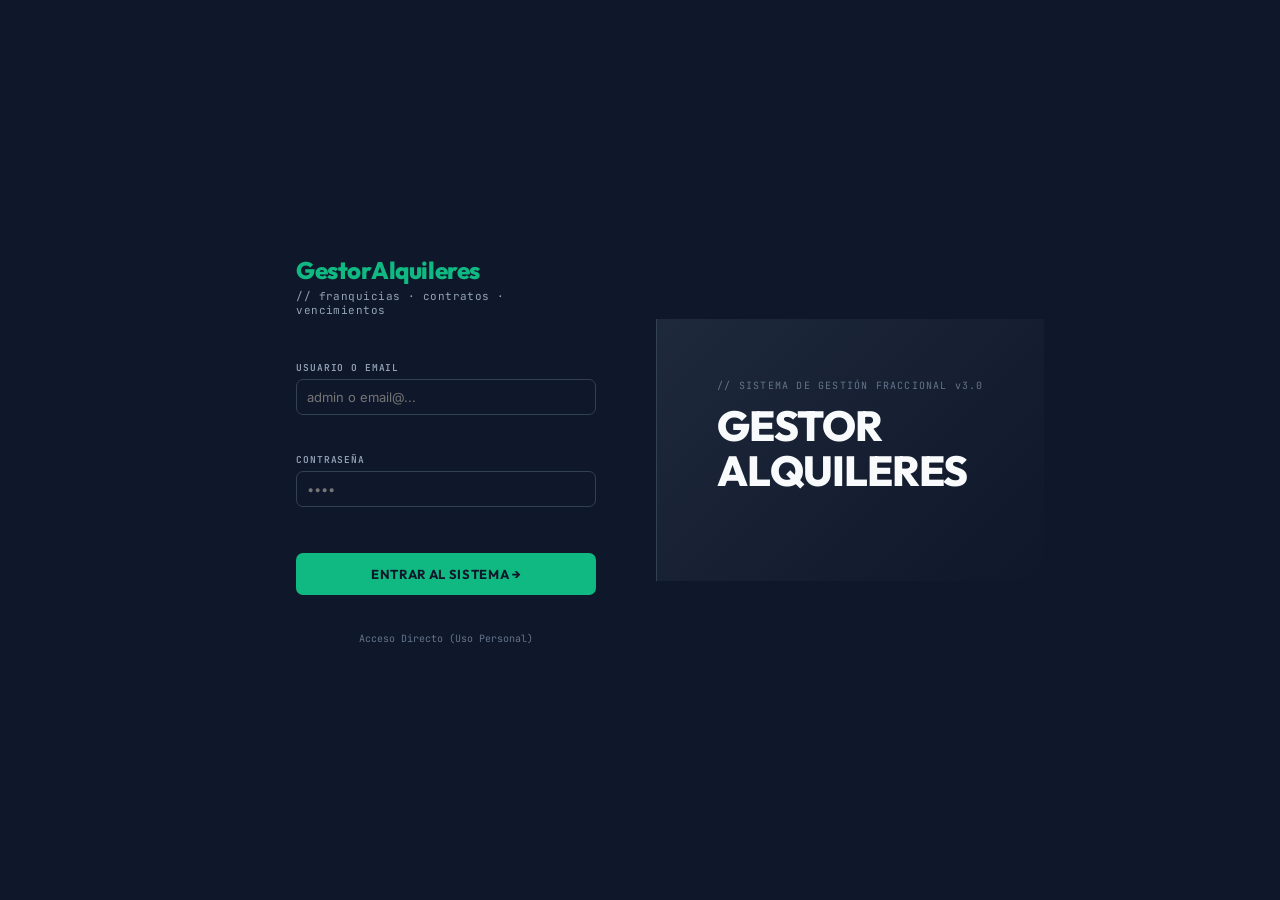
<file: Alquileres/archivados.html>
<!DOCTYPE html>
<html lang="es">

<head>
  <meta charset="UTF-8" />
  <meta name="viewport" content="width=device-width, initial-scale=1.0" />
  <link rel="icon" type="image/svg+xml" href="data:image/svg+xml,%3Csvg xmlns='http://www.w3.org/2000/svg' viewBox='0 0 32 32'%3E%3Crect width='32' height='32' rx='6' fill='%2310b981'/%3E%3Ctext x='50%25' y='50%25' dominant-baseline='central' text-anchor='middle' font-family='system-ui,sans-serif' font-size='20' font-weight='800' fill='%230f172a'%3EG%3C/text%3E%3C/svg%3E">
  <title>Gestor de Alquileres - Archivados</title>
  <link
    href="https://fonts.googleapis.com/css2?family=Outfit:wght@400;600;700;800&family=JetBrains+Mono:wght@400;500;600;700&family=Inter:wght@300;400;500;600;700&display=swap"
    rel="stylesheet" />
  <link rel="stylesheet" href="style.css?v=12.0">
</head>

<body>

  <div id="app">
    <div class="sidebar-backdrop" id="sb-backdrop" onclick="closeMobSidebar()"></div>
    <aside class="sidebar">
      <div class="slogo">GestorAlquileres<span>// v3.0 franquicias</span></div>
      <div class="ssec">// navegación</div>
      <div class="nav" onclick="goPage('dashboard',this)">
        <svg width="20" height="20" viewBox="0 0 24 24" fill="none" stroke="currentColor" stroke-width="2" stroke-linecap="round" stroke-linejoin="round"><rect width="7" height="9" x="3" y="3" rx="1"/><rect width="7" height="5" x="14" y="3" rx="1"/><rect width="7" height="9" x="14" y="12" rx="1"/><rect width="7" height="5" x="3" y="16" rx="1"/></svg>
        Menú
      </div>
      <div class="nav" onclick="goPage('tiendas',this)">
        <svg width="20" height="20" viewBox="0 0 24 24" fill="none" stroke="currentColor" stroke-width="2" stroke-linecap="round" stroke-linejoin="round"><path d="m2 7 4.41-4.41A2 2 0 0 1 7.83 2h8.34a2 2 0 0 1 1.42.59L22 7"/><path d="M4 12v8a2 2 0 0 0 2 2h12a2 2 0 0 0 2-2v-8"/><path d="M15 22v-4a2 2 0 0 0-2-2h-2a2 2 0 0 0-2 2v4"/><path d="M2 7h20"/><path d="M22 7v3a2 2 0 0 1-2 2v0a2.7 2.7 0 0 1-1.59-.63.7.7 0 0 0-.82 0A2.7 2.7 0 0 1 16 12a2.7 2.7 0 0 1-1.59-.63.7.7 0 0 0-.82 0A2.7 2.7 0 0 1 12 12a2.7 2.7 0 0 1-1.59-.63.7.7 0 0 0-.82 0A2.7 2.7 0 0 1 8 12a2.7 2.7 0 0 1-1.59-.63.7.7 0 0 0-.82 0A2.7 2.7 0 0 1 4 12v0a2 2 0 0 1-2-2V7"/></svg>
        Tiendas
      </div>
      <div class="nav" onclick="goPage('contactos',this)">
        <svg width="20" height="20" viewBox="0 0 24 24" fill="none" stroke="currentColor" stroke-width="2" stroke-linecap="round" stroke-linejoin="round"><path d="M16 21v-2a4 4 0 0 0-4-4H6a4 4 0 0 0-4 4v2"/><circle cx="9" cy="7" r="4"/><path d="M22 21v-2a4 4 0 0 0-3-3.87"/><path d="M16 3.13a4 4 0 0 1 0 7.75"/></svg>
        Contactos
      </div>
      <div class="nav" onclick="goPage('reportes',this)">
        <svg width="20" height="20" viewBox="0 0 24 24" fill="none" stroke="currentColor" stroke-width="2" stroke-linecap="round" stroke-linejoin="round"><line x1="18" y1="20" x2="18" y2="10"/><line x1="12" y1="20" x2="12" y2="4"/><line x1="6" y1="20" x2="6" y2="14"/></svg>
        Reportes
      </div>
      <div class="nav" onclick="goPage('pagos',this)">
        <svg width="20" height="20" viewBox="0 0 24 24" fill="none" stroke="currentColor" stroke-width="2" stroke-linecap="round" stroke-linejoin="round"><rect width="20" height="14" x="2" y="5" rx="2"/><line x1="2" y1="10" x2="22" y2="10"/></svg>
        Seguimiento Pagos
      </div>
      <div class="nav" onclick="goPage('checklist',this)">
        <svg width="20" height="20" viewBox="0 0 24 24" fill="none" stroke="currentColor" stroke-width="2" stroke-linecap="round" stroke-linejoin="round"><path d="m9 11 3 3L22 4"/><path d="M21 12v7a2 2 0 0 1-2 2H5a2 2 0 0 1-2-2V5a2 2 0 0 1 2-2h11"/></svg>
        Check List
      </div>
      <div class="nav" onclick="goPage('ajustes',this)">
        <svg width="20" height="20" viewBox="0 0 24 24" fill="none" stroke="currentColor" stroke-width="2" stroke-linecap="round" stroke-linejoin="round"><rect width="16" height="20" x="4" y="2" rx="2"/><line x1="8" y1="6" x2="16" y2="6"/><line x1="16" y1="14" x2="16" y2="18"/><path d="M16 10h.01"/><path d="M12 10h.01"/><path d="M8 10h.01"/><path d="M12 14h.01"/><path d="M8 14h.01"/><path d="M12 18h.01"/><path d="M8 18h.01"/></svg>
        Calculadora
      </div>
      <div class="ssec">// config</div>
      <div class="nav" onclick="goPage('ipc',this)">
        <svg width="20" height="20" viewBox="0 0 24 24" fill="none" stroke="currentColor" stroke-width="2" stroke-linecap="round" stroke-linejoin="round"><polyline points="22 7 13.5 15.5 8.5 10.5 2 17"/><polyline points="16 7 22 7 22 13"/></svg>
        Índice IPC
      </div>
      <div class="nav" onclick="goPage('cuentas',this)" id="nav-cuentas" style="display:none;">
        <svg width="20" height="20" viewBox="0 0 24 24" fill="none" stroke="currentColor" stroke-width="2" stroke-linecap="round" stroke-linejoin="round"><path d="M16 21v-2a4 4 0 0 0-4-4H6a4 4 0 0 0-4 4v2"/><circle cx="9" cy="7" r="4"/><path d="M19 8v6M16 11h6"/></svg>
        Cuentas
      </div>
      <div class="sbot">
        <div style="position:relative;margin:0 6px 8px;">
          <div id="drive-status" onclick="toggleServerMenu(event)"
            style="display:flex;align-items:center;gap:8px;padding:8px 12px;border-radius:8px;cursor:pointer;background:var(--s2);border:1px solid var(--bdr);transition:border-color .2s;user-select:none;">
            <svg width="20" height="20" viewBox="0 0 24 24" fill="none" stroke="currentColor" stroke-width="2" stroke-linecap="round" stroke-linejoin="round"><ellipse cx="12" cy="5" rx="9" ry="3"/><path d="M3 5v14c0 1.66 4 3 9 3s9-1.34 9-3V5"/><path d="M3 12c0 1.66 4 3 9 3s9-1.34 9-3"/></svg>
            <div style="flex:1;min-width:0;">
              <div id="server-type-label"
                style="font-family:var(--fm);font-size:9px;text-transform:uppercase;letter-spacing:.08em;color:var(--t3);">
                Servidor local</div>
              <div style="font-size:11px;color:var(--t2);white-space:nowrap;overflow:hidden;text-overflow:ellipsis;"
                id="drive-label">Sin conectar</div>
            </div>
            <div style="display:flex;align-items:center;gap:5px;">
              <div id="drive-dot" style="width:7px;height:7px;border-radius:50%;background:var(--t4);flex-shrink:0;">
              </div>
              <svg viewBox="0 0 24 24" width="10" height="10" fill="none" stroke="currentColor" stroke-width="2.5"
                style="color:var(--t3)">
                <polyline points="6,9 12,15 18,9" />
              </svg>
            </div>
          </div>
          <div id="server-menu"
            style="display:none;position:absolute;bottom:calc(100% + 6px);left:0;right:0;background:var(--s2);border:1px solid var(--bdr2);border-radius:8px;overflow:hidden;box-shadow:0 8px 24px rgba(0,0,0,.5);z-index:999;">
            <div
              style="font-family:var(--fm);font-size:9px;text-transform:uppercase;letter-spacing:.1em;color:var(--t3);padding:8px 12px 4px;">
              // opciones</div>
            <div onclick="exportarDatos()" class="smenu-item">
              <svg viewBox="0 0 24 24" width="13" height="13" fill="none" stroke="currentColor" stroke-width="2">
                <path d="M21 15v4a2 2 0 01-2 2H5a2 2 0 01-2-2v-4" />
                <polyline points="7,10 12,15 17,10" />
                <line x1="12" y1="15" x2="12" y2="3" />
              </svg>
              Exportar backup
            </div>
            <div onclick="importarDatos()" class="smenu-item">
              <svg viewBox="0 0 24 24" width="13" height="13" fill="none" stroke="currentColor" stroke-width="2">
                <path d="M21 15v4a2 2 0 01-2 2H5a2 2 0 01-2-2v-4" />
                <polyline points="17,8 12,3 7,8" />
                <line x1="12" y1="3" x2="12" y2="15" />
              </svg>
              Importar backup
            </div>
            <div style="height:1px;background:var(--bdr);margin:3px 0;"></div>
            <div onclick="closeServerMenu();goPage('cuentas',null)" class="smenu-item">
              <svg width="14" height="14" viewBox="0 0 24 24" fill="none" stroke="currentColor" stroke-width="2" stroke-linecap="round" stroke-linejoin="round" style="color:var(--t3);margin-right:8px;"><path d="M16 21v-2a4 4 0 0 0-4-4H6a4 4 0 0 0-4 4v2"/><circle cx="9" cy="7" r="4"/><path d="M19 8v6M16 11h6"/></svg>
              Cuentas
            </div>
            <div onclick="closeServerMenu();goPage('archivados',null)" class="smenu-item">
              <svg width="14" height="14" viewBox="0 0 24 24" fill="none" stroke="currentColor" stroke-width="2" stroke-linecap="round" stroke-linejoin="round" style="color:var(--t3);margin-right:8px;"><polyline points="21 8 21 21 3 21 3 8"/><rect width="22" height="5" x="1" y="3"/><line x1="10" y1="12" x2="14" y2="12"/></svg>
              Archivados
            </div>
            <div style="height:1px;background:var(--bdr);margin:3px 0;"></div>
            <div onclick="pedirPassYVaciar()" class="smenu-item smenu-danger">
              <svg width="14" height="14" viewBox="0 0 24 24" fill="none" stroke="currentColor" stroke-width="2" stroke-linecap="round" stroke-linejoin="round" style="color:var(--danger);margin-right:8px;"><path d="M3 6h18"/><path d="M19 6v14c0 1-1 2-2 2H7c-1 0-2-1-2-2V6"/><path d="M8 6V4c0-1 1-2 2-2h4c1 0 2 1 2 2v2"/><line x1="10" y1="11" x2="10" y2="17"/><line x1="14" y1="11" x2="14" y2="17"/></svg>
              Vaciar base de datos
            </div>
          </div>
        </div>
        <div class="uchip">
          <div class="uav" id="uav">A</div>
          <div>
            <div class="un" id="uname">Admin</div>
            <div class="ur" id="urole">admin</div>
          </div>
          <button class="blogout" onclick="doLogout()" title="Cerrar sesión">
            <svg width="18" height="18" viewBox="0 0 24 24" fill="none" stroke="currentColor" stroke-width="2" stroke-linecap="round" stroke-linejoin="round"><path d="M9 21H5a2 2 0 0 1-2-2V5a2 2 0 0 1 2-2h4"/><polyline points="16 17 21 12 16 7"/><line x1="21" y1="12" x2="9" y2="12"/></svg>
          </button>
        </div>
      </div>
    </aside>

    <main class="main">
    <div class="mob-topbar">
      <button class="mob-menu-btn" onclick="toggleMobSidebar()" aria-label="Menu">
        <svg width="18" height="18" viewBox="0 0 24 24" fill="none" stroke="currentColor" stroke-width="2.5" stroke-linecap="round" stroke-linejoin="round"><line x1="3" y1="6" x2="21" y2="6"/><line x1="3" y1="12" x2="21" y2="12"/><line x1="3" y1="18" x2="21" y2="18"/></svg>
      </button>
      <span class="mob-topbar-title">GestorAlquileres</span>
    </div>
      <!-- ARCHIVADOS -->
      <div class="page active" id="page-archivados">
        <div class="ph">
          <div style="display:flex;align-items:center;gap:12px;">
            <button onclick="goBack()" class="btn-back" title="Volver atrás">
              <svg width="18" height="18" viewBox="0 0 24 24" fill="none" stroke="currentColor" stroke-width="2.5" stroke-linecap="round" stroke-linejoin="round"><line x1="19" y1="12" x2="5" y2="12"></line><polyline points="12 19 5 12 12 5"></polyline></svg>
            </button>
            <div>
              <div class="ptitle">Archivados</div>
              <div class="psub">// tiendas y contratos cerrados</div>
            </div>
          </div>
        </div>
        <div class="tip">Las tiendas archivadas quedan como registro histórico. Podés desarchivarlas en cualquier
          momento.</div>
        <div class="card" style="padding:0;overflow:hidden;">
          <table style="width:100%;border-collapse:collapse;">
            <thead>
              <tr>
                <th
                  style="text-align:left;padding:10px 16px;font-family:var(--fm);font-size:9px;text-transform:uppercase;letter-spacing:.1em;color:var(--t3);background:var(--s2);border-bottom:1px solid var(--bdr);">
                  Tienda</th>
                <th
                  style="text-align:left;padding:10px 16px;font-family:var(--fm);font-size:9px;text-transform:uppercase;letter-spacing:.1em;color:var(--t3);background:var(--s2);border-bottom:1px solid var(--bdr);">
                  Tipo</th>
                <th
                  style="text-align:left;padding:10px 16px;font-family:var(--fm);font-size:9px;text-transform:uppercase;letter-spacing:.1em;color:var(--t3);background:var(--s2);border-bottom:1px solid var(--bdr);">
                  Propietario</th>
                <th
                  style="text-align:left;padding:10px 16px;font-family:var(--fm);font-size:9px;text-transform:uppercase;letter-spacing:.1em;color:var(--t3);background:var(--s2);border-bottom:1px solid var(--bdr);">
                  Archivado</th>
                <th style="padding:10px 16px;background:var(--s2);border-bottom:1px solid var(--bdr);"></th>
              </tr>
            </thead>
            <tbody id="archivados-tbody"></tbody>
          </table>
        </div>
      </div>
    </main>
  </div>

  <script src="app.js?v=5.0"></script>
</body>

</html>
</file>
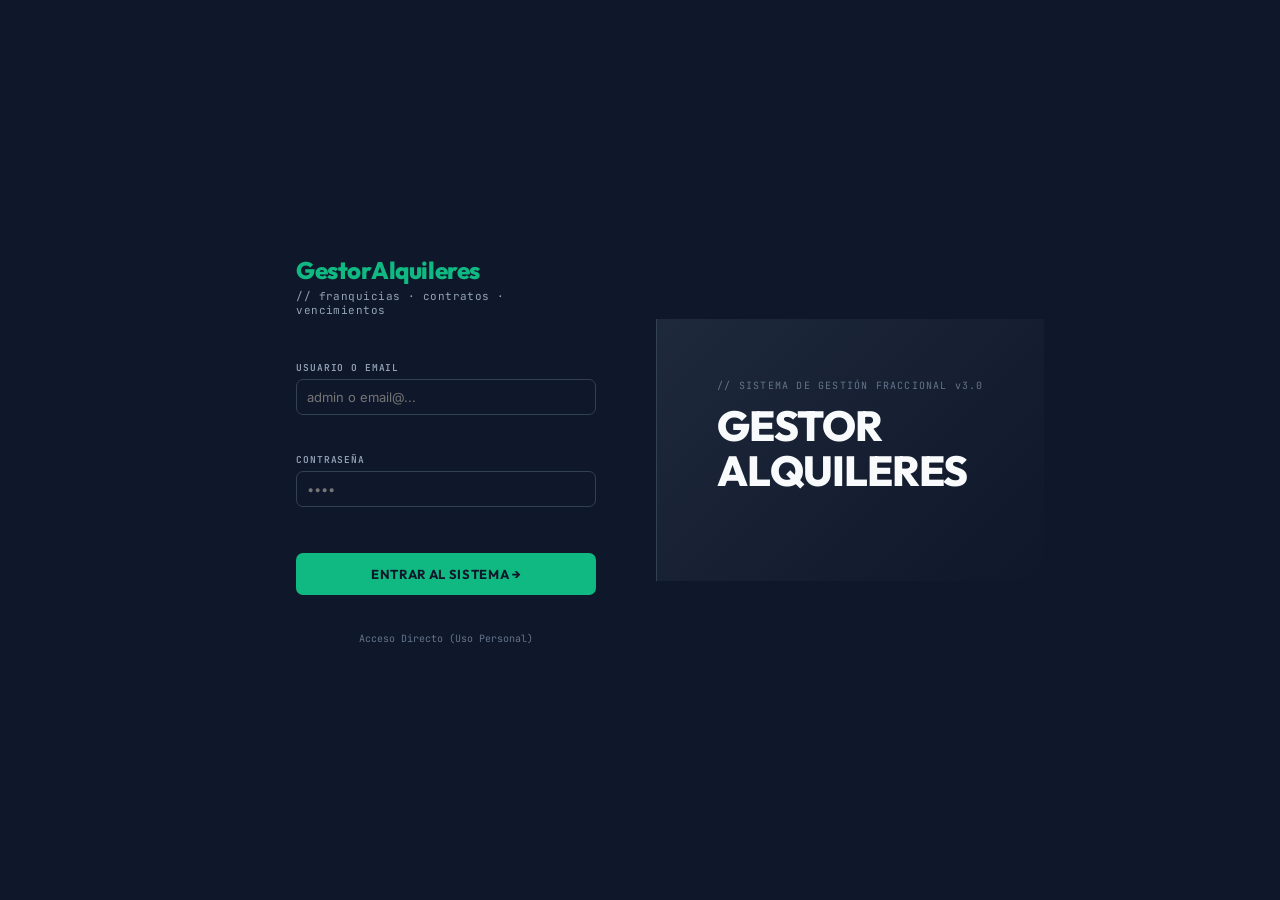
<file: Alquileres/checklist.html>
<!DOCTYPE html>
<html lang="es">

<head>
  <meta charset="UTF-8" />
  <meta name="viewport" content="width=device-width, initial-scale=1.0" />
  <link rel="icon" type="image/svg+xml" href="data:image/svg+xml,%3Csvg xmlns='http://www.w3.org/2000/svg' viewBox='0 0 32 32'%3E%3Crect width='32' height='32' rx='6' fill='%2310b981'/%3E%3Ctext x='50%25' y='50%25' dominant-baseline='central' text-anchor='middle' font-family='system-ui,sans-serif' font-size='20' font-weight='800' fill='%230f172a'%3EG%3C/text%3E%3C/svg%3E">
  <title>Gestor de Alquileres - Check List</title>
  <link
    href="https://fonts.googleapis.com/css2?family=Outfit:wght@400;600;700;800&family=JetBrains+Mono:wght@400;500;600;700&family=Inter:wght@300;400;500;600;700&display=swap"
    rel="stylesheet" />
  <link rel="stylesheet" href="style.css?v=12.0">
</head>

<body>

  <div id="app">
    <div class="sidebar-backdrop" id="sb-backdrop" onclick="closeMobSidebar()"></div>
    <aside class="sidebar">
      <div class="slogo">GestorAlquileres<span>// v3.0 franquicias</span></div>
      <div class="ssec">// navegación</div>
      <div class="nav" onclick="goPage('dashboard',this)">
        <svg width="20" height="20" viewBox="0 0 24 24" fill="none" stroke="currentColor" stroke-width="2" stroke-linecap="round" stroke-linejoin="round"><rect width="7" height="9" x="3" y="3" rx="1"/><rect width="7" height="5" x="14" y="3" rx="1"/><rect width="7" height="9" x="14" y="12" rx="1"/><rect width="7" height="5" x="3" y="16" rx="1"/></svg>
        Menú
      </div>
      <div class="nav" onclick="goPage('tiendas',this)">
        <svg width="20" height="20" viewBox="0 0 24 24" fill="none" stroke="currentColor" stroke-width="2" stroke-linecap="round" stroke-linejoin="round"><path d="m2 7 4.41-4.41A2 2 0 0 1 7.83 2h8.34a2 2 0 0 1 1.42.59L22 7"/><path d="M4 12v8a2 2 0 0 0 2 2h12a2 2 0 0 0 2-2v-8"/><path d="M15 22v-4a2 2 0 0 0-2-2h-2a2 2 0 0 0-2 2v4"/><path d="M2 7h20"/><path d="M22 7v3a2 2 0 0 1-2 2v0a2.7 2.7 0 0 1-1.59-.63.7.7 0 0 0-.82 0A2.7 2.7 0 0 1 16 12a2.7 2.7 0 0 1-1.59-.63.7.7 0 0 0-.82 0A2.7 2.7 0 0 1 12 12a2.7 2.7 0 0 1-1.59-.63.7.7 0 0 0-.82 0A2.7 2.7 0 0 1 8 12a2.7 2.7 0 0 1-1.59-.63.7.7 0 0 0-.82 0A2.7 2.7 0 0 1 4 12v0a2 2 0 0 1-2-2V7"/></svg>
        Tiendas
      </div>
      <div class="nav" onclick="goPage('contactos',this)">
        <svg width="20" height="20" viewBox="0 0 24 24" fill="none" stroke="currentColor" stroke-width="2" stroke-linecap="round" stroke-linejoin="round"><path d="M16 21v-2a4 4 0 0 0-4-4H6a4 4 0 0 0-4 4v2"/><circle cx="9" cy="7" r="4"/><path d="M22 21v-2a4 4 0 0 0-3-3.87"/><path d="M16 3.13a4 4 0 0 1 0 7.75"/></svg>
        Contactos
      </div>
      <div class="nav" onclick="goPage('reportes',this)">
        <svg width="20" height="20" viewBox="0 0 24 24" fill="none" stroke="currentColor" stroke-width="2" stroke-linecap="round" stroke-linejoin="round"><line x1="18" y1="20" x2="18" y2="10"/><line x1="12" y1="20" x2="12" y2="4"/><line x1="6" y1="20" x2="6" y2="14"/></svg>
        Reportes
      </div>
      <div class="nav" onclick="goPage('pagos',this)">
        <svg width="20" height="20" viewBox="0 0 24 24" fill="none" stroke="currentColor" stroke-width="2" stroke-linecap="round" stroke-linejoin="round"><rect width="20" height="14" x="2" y="5" rx="2"/><line x1="2" y1="10" x2="22" y2="10"/></svg>
        Seguimiento Pagos
      </div>
      <div class="nav active" onclick="goPage('checklist',this)">
        <svg width="20" height="20" viewBox="0 0 24 24" fill="none" stroke="currentColor" stroke-width="2" stroke-linecap="round" stroke-linejoin="round"><path d="m9 11 3 3L22 4"/><path d="M21 12v7a2 2 0 0 1-2 2H5a2 2 0 0 1-2-2V5a2 2 0 0 1 2-2h11"/></svg>
        Check List
      </div>
      <div class="nav" onclick="goPage('ajustes',this)">
        <svg width="20" height="20" viewBox="0 0 24 24" fill="none" stroke="currentColor" stroke-width="2" stroke-linecap="round" stroke-linejoin="round"><rect width="16" height="20" x="4" y="2" rx="2"/><line x1="8" y1="6" x2="16" y2="6"/><line x1="16" y1="14" x2="16" y2="18"/><path d="M16 10h.01"/><path d="M12 10h.01"/><path d="M8 10h.01"/><path d="M12 14h.01"/><path d="M8 14h.01"/><path d="M12 18h.01"/><path d="M8 18h.01"/></svg>
        Calculadora
      </div>
      <div class="ssec">// config</div>
      <div class="nav" onclick="goPage('ipc',this)">
        <svg width="20" height="20" viewBox="0 0 24 24" fill="none" stroke="currentColor" stroke-width="2" stroke-linecap="round" stroke-linejoin="round"><polyline points="22 7 13.5 15.5 8.5 10.5 2 17"/><polyline points="16 7 22 7 22 13"/></svg>
        Índice IPC
      </div>
      <div class="nav" onclick="goPage('cuentas',this)" id="nav-cuentas" style="display:none;">
        <svg width="20" height="20" viewBox="0 0 24 24" fill="none" stroke="currentColor" stroke-width="2" stroke-linecap="round" stroke-linejoin="round"><path d="M16 21v-2a4 4 0 0 0-4-4H6a4 4 0 0 0-4 4v2"/><circle cx="9" cy="7" r="4"/><path d="M19 8v6M16 11h6"/></svg>
        Cuentas
      </div>
      <div class="sbot">
        <div style="position:relative;margin:0 6px 8px;">
          <div id="drive-status" onclick="toggleServerMenu(event)"
            style="display:flex;align-items:center;gap:8px;padding:8px 12px;border-radius:8px;cursor:pointer;background:var(--s2);border:1px solid var(--bdr);transition:border-color .2s;user-select:none;">
            <svg width="20" height="20" viewBox="0 0 24 24" fill="none" stroke="currentColor" stroke-width="2" stroke-linecap="round" stroke-linejoin="round"><ellipse cx="12" cy="5" rx="9" ry="3"/><path d="M3 5v14c0 1.66 4 3 9 3s9-1.34 9-3V5"/><path d="M3 12c0 1.66 4 3 9 3s9-1.34 9-3"/></svg>
            <div style="flex:1;min-width:0;">
              <div id="server-type-label"
                style="font-family:var(--fm);font-size:9px;text-transform:uppercase;letter-spacing:.08em;color:var(--t3);">
                Servidor local</div>
              <div style="font-size:11px;color:var(--t2);white-space:nowrap;overflow:hidden;text-overflow:ellipsis;"
                id="drive-label">Sin conectar</div>
            </div>
            <div style="display:flex;align-items:center;gap:5px;">
              <div id="drive-dot" style="width:7px;height:7px;border-radius:50%;background:var(--t4);flex-shrink:0;">
              </div>
              <svg viewBox="0 0 24 24" width="10" height="10" fill="none" stroke="currentColor" stroke-width="2.5"
                style="color:var(--t3)">
                <polyline points="6,9 12,15 18,9" />
              </svg>
            </div>
          </div>
          <div id="server-menu"
            style="display:none;position:absolute;bottom:calc(100% + 6px);left:0;right:0;background:var(--s2);border:1px solid var(--bdr2);border-radius:8px;overflow:hidden;box-shadow:0 8px 24px rgba(0,0,0,.5);z-index:999;">
            <div
              style="font-family:var(--fm);font-size:9px;text-transform:uppercase;letter-spacing:.1em;color:var(--t3);padding:8px 12px 4px;">
              // opciones</div>
            <div onclick="exportarDatos()" class="smenu-item">
              <svg viewBox="0 0 24 24" width="13" height="13" fill="none" stroke="currentColor" stroke-width="2">
                <path d="M21 15v4a2 2 0 01-2 2H5a2 2 0 01-2-2v-4" />
                <polyline points="7,10 12,15 17,10" />
                <line x1="12" y1="15" x2="12" y2="3" />
              </svg>
              Exportar backup
            </div>
            <div onclick="importarDatos()" class="smenu-item">
              <svg viewBox="0 0 24 24" width="13" height="13" fill="none" stroke="currentColor" stroke-width="2">
                <path d="M21 15v4a2 2 0 01-2 2H5a2 2 0 01-2-2v-4" />
                <polyline points="17,8 12,3 7,8" />
                <line x1="12" y1="3" x2="12" y2="15" />
              </svg>
              Importar backup
            </div>
            <div style="height:1px;background:var(--bdr);margin:3px 0;"></div>
            <div onclick="closeServerMenu();goPage('cuentas',null)" class="smenu-item">
              <svg width="14" height="14" viewBox="0 0 24 24" fill="none" stroke="currentColor" stroke-width="2" stroke-linecap="round" stroke-linejoin="round" style="color:var(--t3);margin-right:8px;"><path d="M16 21v-2a4 4 0 0 0-4-4H6a4 4 0 0 0-4 4v2"/><circle cx="9" cy="7" r="4"/><path d="M19 8v6M16 11h6"/></svg>
              Cuentas
            </div>
            <div onclick="closeServerMenu();goPage('archivados',null)" class="smenu-item">
              <svg width="14" height="14" viewBox="0 0 24 24" fill="none" stroke="currentColor" stroke-width="2" stroke-linecap="round" stroke-linejoin="round" style="color:var(--t3);margin-right:8px;"><polyline points="21 8 21 21 3 21 3 8"/><rect width="22" height="5" x="1" y="3"/><line x1="10" y1="12" x2="14" y2="12"/></svg>
              Archivados
            </div>
            <div style="height:1px;background:var(--bdr);margin:3px 0;"></div>
            <div onclick="pedirPassYVaciar()" class="smenu-item smenu-danger">
              <svg width="14" height="14" viewBox="0 0 24 24" fill="none" stroke="currentColor" stroke-width="2" stroke-linecap="round" stroke-linejoin="round" style="color:var(--danger);margin-right:8px;"><path d="M3 6h18"/><path d="M19 6v14c0 1-1 2-2 2H7c-1 0-2-1-2-2V6"/><path d="M8 6V4c0-1 1-2 2-2h4c1 0 2 1 2 2v2"/><line x1="10" y1="11" x2="10" y2="17"/><line x1="14" y1="11" x2="14" y2="17"/></svg>
              Vaciar base de datos
            </div>
          </div>
        </div>
        <div class="uchip">
          <div class="uav" id="uav">A</div>
          <div>
            <div class="un" id="uname">Admin</div>
            <div class="ur" id="urole">admin</div>
          </div>
          <button class="blogout" onclick="doLogout()" title="Cerrar sesión">
            <svg width="18" height="18" viewBox="0 0 24 24" fill="none" stroke="currentColor" stroke-width="2" stroke-linecap="round" stroke-linejoin="round"><path d="M9 21H5a2 2 0 0 1-2-2V5a2 2 0 0 1 2-2h4"/><polyline points="16 17 21 12 16 7"/><line x1="21" y1="12" x2="9" y2="12"/></svg>
          </button>
        </div>
      </div>
    </aside>

    <main class="main">
    <div class="mob-topbar">
      <button class="mob-menu-btn" onclick="toggleMobSidebar()" aria-label="Menu">
        <svg width="18" height="18" viewBox="0 0 24 24" fill="none" stroke="currentColor" stroke-width="2.5" stroke-linecap="round" stroke-linejoin="round"><line x1="3" y1="6" x2="21" y2="6"/><line x1="3" y1="12" x2="21" y2="12"/><line x1="3" y1="18" x2="21" y2="18"/></svg>
      </button>
      <span class="mob-topbar-title">GestorAlquileres</span>
    </div>
      <!-- CHECK LIST -->
      <div class="page active" id="page-checklist">
        <div class="ph">
          <div style="display:flex;align-items:center;gap:12px;">
            <button onclick="goBack()" class="btn-back" title="Volver atrás">
              <svg width="18" height="18" viewBox="0 0 24 24" fill="none" stroke="currentColor" stroke-width="2.5" stroke-linecap="round" stroke-linejoin="round"><line x1="19" y1="12" x2="5" y2="12"></line><polyline points="12 19 5 12 12 5"></polyline></svg>
            </button>
            <div>
              <div class="ptitle">Check List Alquileres</div>
              <div class="psub">// tareas operativas del mes</div>
            <div class="print-only" id="cl-print-mes"
              style="display:none; font-family:var(--fm); font-size:14px; color:#333; margin-top:5px; font-weight:600;">
            </div>
            </div>
          </div>
          <div style="display:flex;align-items:center;gap:10px;">
            <input type="month" id="cl-mes" onchange="renderChecklist()"
              style="background:var(--s1);border:1px solid var(--bdr);border-radius:7px;padding:7px 10px;color:var(--t1);font-family:var(--fm);font-size:12px;outline:none;cursor:pointer;" />
            <button class="btn bg2 bsm" onclick="resetChecklistMes()">
              <svg viewBox="0 0 24 24" width="12" height="12" fill="none" stroke="currentColor" stroke-width="2">
                <circle cx="12" cy="12" r="10" />
                <polyline points="12,6 12,12 16,14" />
              </svg>
              Mes actual
            </button>
            <button class="btn bg2 bsm" onclick="window.print()">
              <svg viewBox="0 0 24 24" width="12" height="12" fill="none" stroke="currentColor" stroke-width="2">
                <polyline points="6 9 6 2 18 2 18 9" />
                <path d="M6 18H4a2 2 0 0 1-2-2v-5a2 2 0 0 1 2-2h16a2 2 0 0 1 2 2v5a2 2 0 0 1-2 2h-2" />
                <rect x="6" y="14" width="12" height="8" />
              </svg>
              Imprimir
            </button>
            <button class="btn bg2 bsm" onclick="openAddTiendaChecklistModal()" style="height:30px;margin-right:2px;">
              <svg viewBox="0 0 24 24" width="12" height="12" fill="none" stroke="currentColor" stroke-width="2.5">
                <line x1="12" y1="5" x2="12" y2="19" />
                <line x1="5" y1="12" x2="19" y2="12" />
              </svg>
              Agregar Tienda
            </button>
            <button class="btn ba bsm" onclick="openModalChecklistTask()" style="height:30px;">
              <svg viewBox="0 0 24 24" width="12" height="12" fill="none" stroke="currentColor" stroke-width="2.5">
                <line x1="12" y1="5" x2="12" y2="19" />
                <line x1="5" y1="12" x2="19" y2="12" />
              </svg>
              Nueva tarea global
            </button>
          </div>
        </div>
        <div id="cl-progress-bar"
          style="height:4px;background:var(--bdr);border-radius:4px;margin-bottom:18px;overflow:hidden;">
          <div id="cl-progress-fill"
            style="height:100%;background:var(--acc);border-radius:4px;transition:width .4s;width:0%;"></div>
        </div>
        <div id="cl-stats"
          style="display:flex;gap:10px;margin-bottom:16px;font-family:var(--fm);font-size:10px;color:var(--t3);"></div>
        <div id="checklist-content"></div>
      </div>
  <!-- Modal Agregar Tienda al Checklist -->
  <div class="moverlay" id="m-add-tienda-cl">
    <div class="mdialog" style="max-width: 420px;">
      <div class="mhead">
        <div class="mtitle">Agregar Tienda al Checklist</div>
        <button class="mclose" onclick="closeModal('m-add-tienda-cl')">×</button>
      </div>
      <div class="mbody" style="padding: 12px 20px 20px;">
        <div style="font-size:11px; color:var(--t3); margin-bottom:12px; font-family:var(--fb);">
          Seleccioná la tienda de la base de datos que querés sumar a la checklist de este mes:
        </div>
        <div id="cl-tiendas-disponibles-list" style="display:flex; flex-direction:column; gap:8px; max-height:280px; overflow-y:auto; padding-right:4px;">
          <!-- Se cargan dinámicamente -->
        </div>
      </div>
    </div>
  </div>

  <script src="app.js?v=5.0"></script>
</body>

</html>
</file>
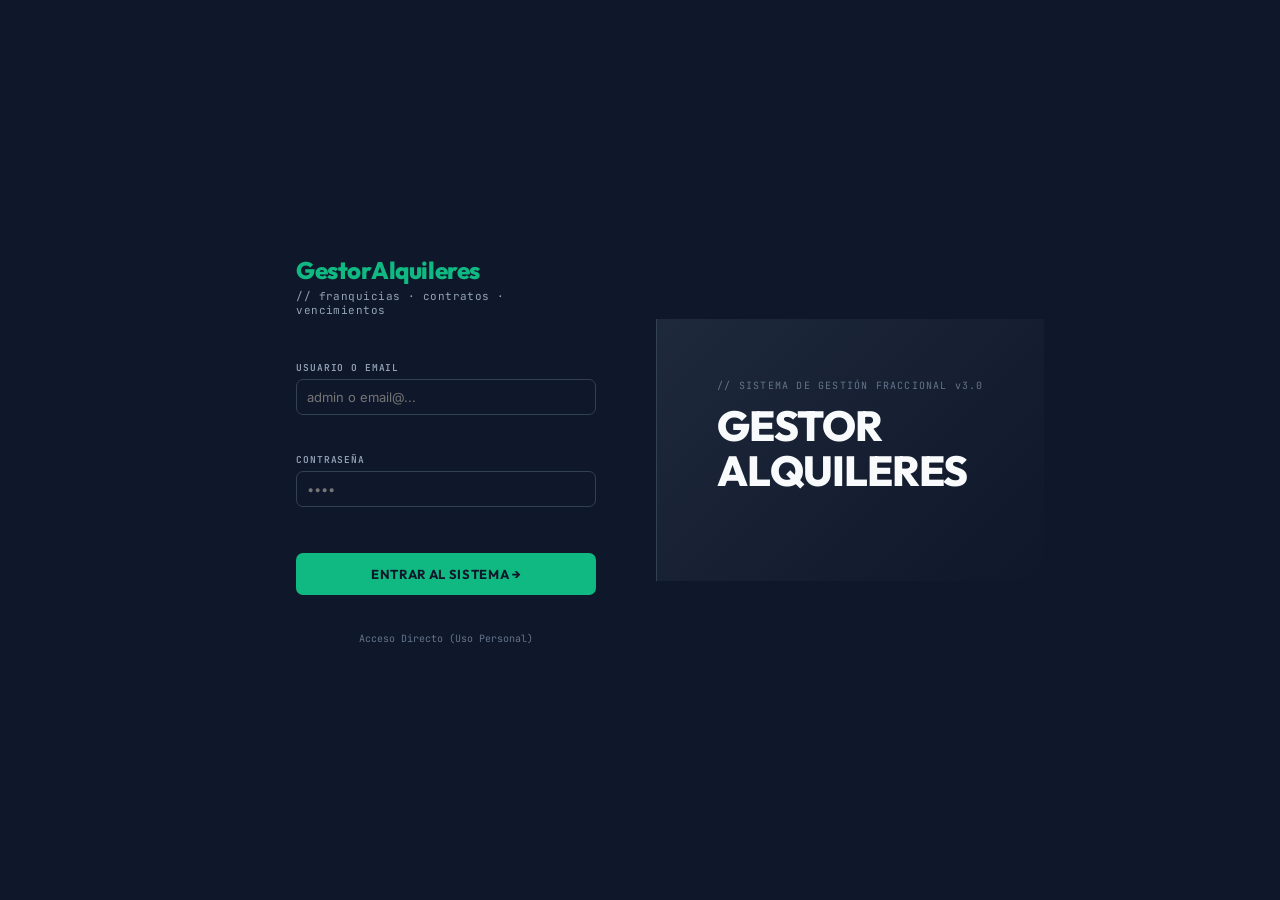
<file: Alquileres/contactos.html>
<!DOCTYPE html>
<html lang="es">

<head>
  <meta charset="UTF-8" />
  <meta name="viewport" content="width=device-width, initial-scale=1.0" />
  <link rel="icon" type="image/svg+xml" href="data:image/svg+xml,%3Csvg xmlns='http://www.w3.org/2000/svg' viewBox='0 0 32 32'%3E%3Crect width='32' height='32' rx='6' fill='%2310b981'/%3E%3Ctext x='50%25' y='50%25' dominant-baseline='central' text-anchor='middle' font-family='system-ui,sans-serif' font-size='20' font-weight='800' fill='%230f172a'%3EG%3C/text%3E%3C/svg%3E">
  <title>Gestor de Alquileres - Contactos Maestros</title>
  <link
    href="https://fonts.googleapis.com/css2?family=Outfit:wght@400;600;700;800&family=JetBrains+Mono:wght@400;500;600;700&family=Inter:wght@300;400;500;600;700&display=swap"
    rel="stylesheet" />
  <link rel="stylesheet" href="style.css?v=12.0">
</head>

<body>

  <div id="app">
    <div class="sidebar-backdrop" id="sb-backdrop" onclick="closeMobSidebar()"></div>
    <aside class="sidebar">
      <div class="slogo">GestorAlquileres<span>// v3.0 franquicias</span></div>
      <div class="ssec">// navegación</div>
      <div class="nav" onclick="goPage('dashboard',this)">
        <svg width="20" height="20" viewBox="0 0 24 24" fill="none" stroke="currentColor" stroke-width="2" stroke-linecap="round" stroke-linejoin="round"><rect width="7" height="9" x="3" y="3" rx="1"/><rect width="7" height="5" x="14" y="3" rx="1"/><rect width="7" height="9" x="14" y="12" rx="1"/><rect width="7" height="5" x="3" y="16" rx="1"/></svg>
        Menú
      </div>
      <div class="nav" onclick="goPage('tiendas',this)">
        <svg width="20" height="20" viewBox="0 0 24 24" fill="none" stroke="currentColor" stroke-width="2" stroke-linecap="round" stroke-linejoin="round"><path d="m2 7 4.41-4.41A2 2 0 0 1 7.83 2h8.34a2 2 0 0 1 1.42.59L22 7"/><path d="M4 12v8a2 2 0 0 0 2 2h12a2 2 0 0 0 2-2v-8"/><path d="M15 22v-4a2 2 0 0 0-2-2h-2a2 2 0 0 0-2 2v4"/><path d="M2 7h20"/><path d="M22 7v3a2 2 0 0 1-2 2v0a2.7 2.7 0 0 1-1.59-.63.7.7 0 0 0-.82 0A2.7 2.7 0 0 1 16 12a2.7 2.7 0 0 1-1.59-.63.7.7 0 0 0-.82 0A2.7 2.7 0 0 1 12 12a2.7 2.7 0 0 1-1.59-.63.7.7 0 0 0-.82 0A2.7 2.7 0 0 1 8 12a2.7 2.7 0 0 1-1.59-.63.7.7 0 0 0-.82 0A2.7 2.7 0 0 1 4 12v0a2 2 0 0 1-2-2V7"/></svg>
        Tiendas
      </div>
      <div class="nav active" onclick="goPage('contactos',this)">
        <svg width="20" height="20" viewBox="0 0 24 24" fill="none" stroke="currentColor" stroke-width="2" stroke-linecap="round" stroke-linejoin="round"><path d="M16 21v-2a4 4 0 0 0-4-4H6a4 4 0 0 0-4 4v2"/><circle cx="9" cy="7" r="4"/><path d="M22 21v-2a4 4 0 0 0-3-3.87"/><path d="M16 3.13a4 4 0 0 1 0 7.75"/></svg>
        Contactos
      </div>
      <div class="nav" onclick="goPage('reportes',this)">
        <svg width="20" height="20" viewBox="0 0 24 24" fill="none" stroke="currentColor" stroke-width="2" stroke-linecap="round" stroke-linejoin="round"><line x1="18" y1="20" x2="18" y2="10"/><line x1="12" y1="20" x2="12" y2="4"/><line x1="6" y1="20" x2="6" y2="14"/></svg>
        Reportes
      </div>
      <div class="nav" onclick="goPage('pagos',this)">
        <svg width="20" height="20" viewBox="0 0 24 24" fill="none" stroke="currentColor" stroke-width="2" stroke-linecap="round" stroke-linejoin="round"><rect width="20" height="14" x="2" y="5" rx="2"/><line x1="2" y1="10" x2="22" y2="10"/></svg>
        Seguimiento Pagos
      </div>
      <div class="nav" onclick="goPage('checklist',this)">
        <svg width="20" height="20" viewBox="0 0 24 24" fill="none" stroke="currentColor" stroke-width="2" stroke-linecap="round" stroke-linejoin="round"><path d="m9 11 3 3L22 4"/><path d="M21 12v7a2 2 0 0 1-2 2H5a2 2 0 0 1-2-2V5a2 2 0 0 1 2-2h11"/></svg>
        Check List
      </div>
      <div class="nav" onclick="goPage('ajustes',this)">
        <svg width="20" height="20" viewBox="0 0 24 24" fill="none" stroke="currentColor" stroke-width="2" stroke-linecap="round" stroke-linejoin="round"><rect width="16" height="20" x="4" y="2" rx="2"/><line x1="8" y1="6" x2="16" y2="6"/><line x1="16" y1="14" x2="16" y2="18"/><path d="M16 10h.01"/><path d="M12 10h.01"/><path d="M8 10h.01"/><path d="M12 14h.01"/><path d="M8 14h.01"/><path d="M12 18h.01"/><path d="M8 18h.01"/></svg>
        Calculadora
      </div>
      <div class="ssec">// config</div>
      <div class="nav" onclick="goPage('ipc',this)">
        <svg width="20" height="20" viewBox="0 0 24 24" fill="none" stroke="currentColor" stroke-width="2" stroke-linecap="round" stroke-linejoin="round"><polyline points="22 7 13.5 15.5 8.5 10.5 2 17"/><polyline points="16 7 22 7 22 13"/></svg>
        Índice IPC
      </div>
      <div class="nav" onclick="goPage('cuentas',this)" id="nav-cuentas" style="display:none;">
        <svg width="20" height="20" viewBox="0 0 24 24" fill="none" stroke="currentColor" stroke-width="2" stroke-linecap="round" stroke-linejoin="round"><path d="M16 21v-2a4 4 0 0 0-4-4H6a4 4 0 0 0-4 4v2"/><circle cx="9" cy="7" r="4"/><path d="M19 8v6M16 11h6"/></svg>
        Cuentas
      </div>
      <div class="sbot">
        <div style="position:relative;margin:0 6px 8px;">
          <div id="drive-status" onclick="toggleServerMenu(event)"
            style="display:flex;align-items:center;gap:8px;padding:8px 12px;border-radius:8px;cursor:pointer;background:var(--s2);border:1px solid var(--bdr);transition:border-color .2s;user-select:none;">
            <svg width="20" height="20" viewBox="0 0 24 24" fill="none" stroke="currentColor" stroke-width="2" stroke-linecap="round" stroke-linejoin="round"><ellipse cx="12" cy="5" rx="9" ry="3"/><path d="M3 5v14c0 1.66 4 3 9 3s9-1.34 9-3V5"/><path d="M3 12c0 1.66 4 3 9 3s9-1.34 9-3"/></svg>
            <div style="flex:1;min-width:0;">
              <div id="server-type-label"
                style="font-family:var(--fm);font-size:9px;text-transform:uppercase;letter-spacing:.08em;color:var(--t3);">
                Servidor local</div>
              <div style="font-size:11px;color:var(--t2);white-space:nowrap;overflow:hidden;text-overflow:ellipsis;"
                id="drive-label">Sin conectar</div>
            </div>
            <div style="display:flex;align-items:center;gap:5px;">
              <div id="drive-dot" style="width:7px;height:7px;border-radius:50%;background:var(--t4);flex-shrink:0;">
              </div>
              <svg viewBox="0 0 24 24" width="10" height="10" fill="none" stroke="currentColor" stroke-width="2.5"
                style="color:var(--t3)">
                <polyline points="6,9 12,15 18,9" />
              </svg>
            </div>
          </div>
          <div id="server-menu"
            style="display:none;position:absolute;bottom:calc(100% + 6px);left:0;right:0;background:var(--s2);border:1px solid var(--bdr2);border-radius:8px;overflow:hidden;box-shadow:0 8px 24px rgba(0,0,0,.5);z-index:999;">
            <div
              style="font-family:var(--fm);font-size:9px;text-transform:uppercase;letter-spacing:.1em;color:var(--t3);padding:8px 12px 4px;">
              // opciones</div>
            <div onclick="exportarDatos()" class="smenu-item">
              <svg viewBox="0 0 24 24" width="13" height="13" fill="none" stroke="currentColor" stroke-width="2">
                <path d="M21 15v4a2 2 0 01-2 2H5a2 2 0 01-2-2v-4" />
                <polyline points="7,10 12,15 17,10" />
                <line x1="12" y1="15" x2="12" y2="3" />
              </svg>
              Exportar backup
            </div>
            <div onclick="importarDatos()" class="smenu-item">
              <svg viewBox="0 0 24 24" width="13" height="13" fill="none" stroke="currentColor" stroke-width="2">
                <path d="M21 15v4a2 2 0 01-2 2H5a2 2 0 01-2-2v-4" />
                <polyline points="17,8 12,3 7,8" />
                <line x1="12" y1="3" x2="12" y2="15" />
              </svg>
              Importar backup
            </div>
            <div style="height:1px;background:var(--bdr);margin:3px 0;"></div>
            <div onclick="closeServerMenu();goPage('cuentas',null)" class="smenu-item">
              <svg width="14" height="14" viewBox="0 0 24 24" fill="none" stroke="currentColor" stroke-width="2" stroke-linecap="round" stroke-linejoin="round" style="color:var(--t3);margin-right:8px;"><path d="M16 21v-2a4 4 0 0 0-4-4H6a4 4 0 0 0-4 4v2"/><circle cx="9" cy="7" r="4"/><path d="M19 8v6M16 11h6"/></svg>
              Cuentas
            </div>
            <div onclick="closeServerMenu();goPage('archivados',null)" class="smenu-item">
              <svg width="14" height="14" viewBox="0 0 24 24" fill="none" stroke="currentColor" stroke-width="2" stroke-linecap="round" stroke-linejoin="round" style="color:var(--t3);margin-right:8px;"><polyline points="21 8 21 21 3 21 3 8"/><rect width="22" height="5" x="1" y="3"/><line x1="10" y1="12" x2="14" y2="12"/></svg>
              Archivados
            </div>
            <div style="height:1px;background:var(--bdr);margin:3px 0;"></div>
            <div onclick="pedirPassYVaciar()" class="smenu-item smenu-danger">
              <svg width="14" height="14" viewBox="0 0 24 24" fill="none" stroke="currentColor" stroke-width="2" stroke-linecap="round" stroke-linejoin="round" style="color:var(--danger);margin-right:8px;"><path d="M3 6h18"/><path d="M19 6v14c0 1-1 2-2 2H7c-1 0-2-1-2-2V6"/><path d="M8 6V4c0-1 1-2 2-2h4c1 0 2 1 2 2v2"/><line x1="10" y1="11" x2="10" y2="17"/><line x1="14" y1="11" x2="14" y2="17"/></svg>
              Vaciar base de datos
            </div>
          </div>
        </div>
        <div class="uchip">
          <div class="uav" id="uav">A</div>
          <div>
            <div class="un" id="uname">Admin</div>
            <div class="ur" id="urole">admin</div>
          </div>
          <button class="blogout" onclick="doLogout()" title="Cerrar sesión">
            <svg width="18" height="18" viewBox="0 0 24 24" fill="none" stroke="currentColor" stroke-width="2" stroke-linecap="round" stroke-linejoin="round"><path d="M9 21H5a2 2 0 0 1-2-2V5a2 2 0 0 1 2-2h4"/><polyline points="16 17 21 12 16 7"/><line x1="21" y1="12" x2="9" y2="12"/></svg>
          </button>
        </div>
      </div>
    </aside>

    <main class="main">
    <div class="mob-topbar">
      <button class="mob-menu-btn" onclick="toggleMobSidebar()" aria-label="Menu">
        <svg width="18" height="18" viewBox="0 0 24 24" fill="none" stroke="currentColor" stroke-width="2.5" stroke-linecap="round" stroke-linejoin="round"><line x1="3" y1="6" x2="21" y2="6"/><line x1="3" y1="12" x2="21" y2="12"/><line x1="3" y1="18" x2="21" y2="18"/></svg>
      </button>
      <span class="mob-topbar-title">GestorAlquileres</span>
    </div>
      <!-- CONTACTOS -->
      <div class="page active" id="page-contactos">
        <div class="ph">
          <div style="display:flex;align-items:center;gap:12px;">
            <button onclick="goBack()" class="btn-back" title="Volver atrás">
              <svg width="18" height="18" viewBox="0 0 24 24" fill="none" stroke="currentColor" stroke-width="2.5" stroke-linecap="round" stroke-linejoin="round"><line x1="19" y1="12" x2="5" y2="12"></line><polyline points="12 19 5 12 12 5"></polyline></svg>
            </button>
            <div>
              <div class="ptitle">Contactos Maestros</div>
              <div class="psub">// información centralizada de franquiciados y dueños</div>
            </div>
          </div>
          <button class="btn ba" onclick="openModalContacto()">
            <svg viewBox="0 0 24 24" fill="none" stroke="currentColor" stroke-width="2" width="14" height="14">
              <path d="M12 5v14M5 12h14" />
            </svg>
            Nuevo Contacto
          </button>
        </div>
        <div class="card" style="padding:0;overflow:hidden;">
          <div class="tw">
            <table style="width:100%;border-collapse:collapse;">
              <thead>
                <tr>
                  <th
                    style="text-align:left;padding:10px 16px;font-family:var(--fm);font-size:9px;text-transform:uppercase;letter-spacing:.1em;color:var(--t3);background:var(--s2);border-bottom:1px solid var(--bdr);width:35%;">
                    Nombre / Razón Social</th>
                  <th
                    style="text-align:left;padding:10px 16px;font-family:var(--fm);font-size:9px;text-transform:uppercase;letter-spacing:.1em;color:var(--t3);background:var(--s2);border-bottom:1px solid var(--bdr);width:20%;">
                    Teléfono</th>
                  <th
                    style="text-align:left;padding:10px 16px;font-family:var(--fm);font-size:9px;text-transform:uppercase;letter-spacing:.1em;color:var(--t3);background:var(--s2);border-bottom:1px solid var(--bdr);width:25%;">
                    Email</th>
                  <th
                    style="text-align:left;padding:10px 16px;font-family:var(--fm);font-size:9px;text-transform:uppercase;letter-spacing:.1em;color:var(--t3);background:var(--s2);border-bottom:1px solid var(--bdr);width:15%;">
                    CUIT</th>
                  <th style="padding:10px 16px;background:var(--s2);border-bottom:1px solid var(--bdr);width:160px;"></th>
                </tr>
              </thead>
              <tbody id="contactos-tbody"></tbody>
            </table>
          </div>
        </div>
      </div>
    </main>
  </div>

  <!-- Modal Contacto -->
  <div class="moverlay" id="m-contacto">
    <div class="mdialog" style="max-width:380px;">
      <div class="mhead">
        <span id="m-contacto-title">Nuevo contacto</span>
        <button class="mclose" onclick="closeModal('m-contacto')">✕</button>
      </div>
      <div class="mbody">
        <div class="fg"><label>Nombre / Razón Social</label><input type="text" id="co-nombre"
            placeholder="Ej: Gabriel Rivero" /></div>
        <div class="fg"><label>Teléfono</label><input type="text" id="co-tel" placeholder="Ej: 260..." /></div>
        <div class="fg"><label>Email</label><input type="text" id="co-email" placeholder="ejemplo@mail.com" /></div>
        <div class="fg"><label>CUIT</label><input type="text" id="co-cuit" placeholder="XX-XXXXXXXX-X" /></div>
      </div>
      <div class="mfoot">
        <button class="btn bg2" onclick="closeModal('m-contacto')">Cancelar</button>
        <button class="btn ba" onclick="saveContacto()">Guardar</button>
      </div>
    </div>
  </div>

  <script src="app.js?v=5.0"></script>
</body>

</html>
</file>
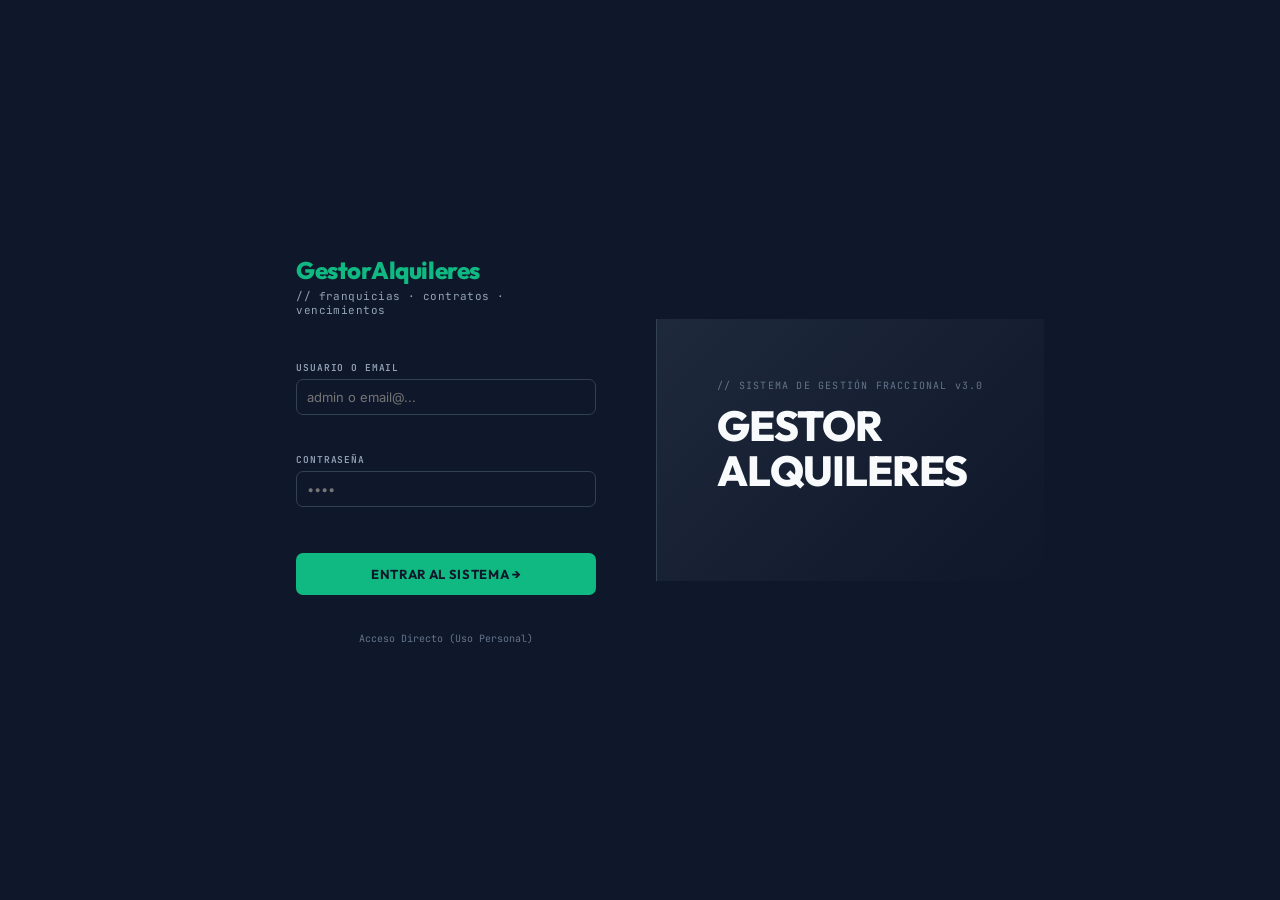
<file: Alquileres/cuentas.html>
<!DOCTYPE html>
<html lang="es">

<head>
  <meta charset="UTF-8" />
  <meta name="viewport" content="width=device-width, initial-scale=1.0" />
  <link rel="icon" type="image/svg+xml" href="data:image/svg+xml,%3Csvg xmlns='http://www.w3.org/2000/svg' viewBox='0 0 32 32'%3E%3Crect width='32' height='32' rx='6' fill='%2310b981'/%3E%3Ctext x='50%25' y='50%25' dominant-baseline='central' text-anchor='middle' font-family='system-ui,sans-serif' font-size='20' font-weight='800' fill='%230f172a'%3EG%3C/text%3E%3C/svg%3E">
  <title>Gestor de Alquileres - Cuentas</title>
  <link
    href="https://fonts.googleapis.com/css2?family=Outfit:wght@400;600;700;800&family=JetBrains+Mono:wght@400;500;600;700&family=Inter:wght@300;400;500;600;700&display=swap"
    rel="stylesheet" />
  <link rel="stylesheet" href="style.css?v=12.0">
</head>

<body>

  <div id="app">
    <div class="sidebar-backdrop" id="sb-backdrop" onclick="closeMobSidebar()"></div>
    <aside class="sidebar">
      <div class="slogo">GestorAlquileres<span>// v3.0 franquicias</span></div>
      <div class="ssec">// navegación</div>
      <div class="nav" onclick="goPage('dashboard',this)">
        <svg width="20" height="20" viewBox="0 0 24 24" fill="none" stroke="currentColor" stroke-width="2" stroke-linecap="round" stroke-linejoin="round"><rect width="7" height="9" x="3" y="3" rx="1"/><rect width="7" height="5" x="14" y="3" rx="1"/><rect width="7" height="9" x="14" y="12" rx="1"/><rect width="7" height="5" x="3" y="16" rx="1"/></svg>
        Menú
      </div>
      <div class="nav" onclick="goPage('tiendas',this)">
        <svg width="20" height="20" viewBox="0 0 24 24" fill="none" stroke="currentColor" stroke-width="2" stroke-linecap="round" stroke-linejoin="round"><path d="m2 7 4.41-4.41A2 2 0 0 1 7.83 2h8.34a2 2 0 0 1 1.42.59L22 7"/><path d="M4 12v8a2 2 0 0 0 2 2h12a2 2 0 0 0 2-2v-8"/><path d="M15 22v-4a2 2 0 0 0-2-2h-2a2 2 0 0 0-2 2v4"/><path d="M2 7h20"/><path d="M22 7v3a2 2 0 0 1-2 2v0a2.7 2.7 0 0 1-1.59-.63.7.7 0 0 0-.82 0A2.7 2.7 0 0 1 16 12a2.7 2.7 0 0 1-1.59-.63.7.7 0 0 0-.82 0A2.7 2.7 0 0 1 12 12a2.7 2.7 0 0 1-1.59-.63.7.7 0 0 0-.82 0A2.7 2.7 0 0 1 8 12a2.7 2.7 0 0 1-1.59-.63.7.7 0 0 0-.82 0A2.7 2.7 0 0 1 4 12v0a2 2 0 0 1-2-2V7"/></svg>
        Tiendas
      </div>
      <div class="nav" onclick="goPage('contactos',this)">
        <svg width="20" height="20" viewBox="0 0 24 24" fill="none" stroke="currentColor" stroke-width="2" stroke-linecap="round" stroke-linejoin="round"><path d="M16 21v-2a4 4 0 0 0-4-4H6a4 4 0 0 0-4 4v2"/><circle cx="9" cy="7" r="4"/><path d="M22 21v-2a4 4 0 0 0-3-3.87"/><path d="M16 3.13a4 4 0 0 1 0 7.75"/></svg>
        Contactos
      </div>
      <div class="nav" onclick="goPage('reportes',this)">
        <svg width="20" height="20" viewBox="0 0 24 24" fill="none" stroke="currentColor" stroke-width="2" stroke-linecap="round" stroke-linejoin="round"><line x1="18" y1="20" x2="18" y2="10"/><line x1="12" y1="20" x2="12" y2="4"/><line x1="6" y1="20" x2="6" y2="14"/></svg>
        Reportes
      </div>
      <div class="nav" onclick="goPage('pagos',this)">
        <svg width="20" height="20" viewBox="0 0 24 24" fill="none" stroke="currentColor" stroke-width="2" stroke-linecap="round" stroke-linejoin="round"><rect width="20" height="14" x="2" y="5" rx="2"/><line x1="2" y1="10" x2="22" y2="10"/></svg>
        Seguimiento Pagos
      </div>
      <div class="nav" onclick="goPage('checklist',this)">
        <svg width="20" height="20" viewBox="0 0 24 24" fill="none" stroke="currentColor" stroke-width="2" stroke-linecap="round" stroke-linejoin="round"><path d="m9 11 3 3L22 4"/><path d="M21 12v7a2 2 0 0 1-2 2H5a2 2 0 0 1-2-2V5a2 2 0 0 1 2-2h11"/></svg>
        Check List
      </div>
      <div class="nav" onclick="goPage('ajustes',this)">
        <svg width="20" height="20" viewBox="0 0 24 24" fill="none" stroke="currentColor" stroke-width="2" stroke-linecap="round" stroke-linejoin="round"><rect width="16" height="20" x="4" y="2" rx="2"/><line x1="8" y1="6" x2="16" y2="6"/><line x1="16" y1="14" x2="16" y2="18"/><path d="M16 10h.01"/><path d="M12 10h.01"/><path d="M8 10h.01"/><path d="M12 14h.01"/><path d="M8 14h.01"/><path d="M12 18h.01"/><path d="M8 18h.01"/></svg>
        Calculadora
      </div>
      <div class="ssec">// config</div>
      <div class="nav" onclick="goPage('ipc',this)">
        <svg width="20" height="20" viewBox="0 0 24 24" fill="none" stroke="currentColor" stroke-width="2" stroke-linecap="round" stroke-linejoin="round"><polyline points="22 7 13.5 15.5 8.5 10.5 2 17"/><polyline points="16 7 22 7 22 13"/></svg>
        Índice IPC
      </div>
      <div class="nav" onclick="goPage('cuentas',this)" id="nav-cuentas" style="display:none;">
        <svg width="20" height="20" viewBox="0 0 24 24" fill="none" stroke="currentColor" stroke-width="2" stroke-linecap="round" stroke-linejoin="round"><path d="M16 21v-2a4 4 0 0 0-4-4H6a4 4 0 0 0-4 4v2"/><circle cx="9" cy="7" r="4"/><path d="M19 8v6M16 11h6"/></svg>
        Cuentas
      </div>
      <div class="sbot">
        <div style="position:relative;margin:0 6px 8px;">
          <div id="drive-status" onclick="toggleServerMenu(event)"
            style="display:flex;align-items:center;gap:8px;padding:8px 12px;border-radius:8px;cursor:pointer;background:var(--s2);border:1px solid var(--bdr);transition:border-color .2s;user-select:none;">
            <svg width="20" height="20" viewBox="0 0 24 24" fill="none" stroke="currentColor" stroke-width="2" stroke-linecap="round" stroke-linejoin="round"><ellipse cx="12" cy="5" rx="9" ry="3"/><path d="M3 5v14c0 1.66 4 3 9 3s9-1.34 9-3V5"/><path d="M3 12c0 1.66 4 3 9 3s9-1.34 9-3"/></svg>
            <div style="flex:1;min-width:0;">
              <div id="server-type-label"
                style="font-family:var(--fm);font-size:9px;text-transform:uppercase;letter-spacing:.08em;color:var(--t3);">
                Servidor local</div>
              <div style="font-size:11px;color:var(--t2);white-space:nowrap;overflow:hidden;text-overflow:ellipsis;"
                id="drive-label">Sin conectar</div>
            </div>
            <div style="display:flex;align-items:center;gap:5px;">
              <div id="drive-dot" style="width:7px;height:7px;border-radius:50%;background:var(--t4);flex-shrink:0;">
              </div>
              <svg viewBox="0 0 24 24" width="10" height="10" fill="none" stroke="currentColor" stroke-width="2.5"
                style="color:var(--t3)">
                <polyline points="6,9 12,15 18,9" />
              </svg>
            </div>
          </div>
          <div id="server-menu"
            style="display:none;position:absolute;bottom:calc(100% + 6px);left:0;right:0;background:var(--s2);border:1px solid var(--bdr2);border-radius:8px;overflow:hidden;box-shadow:0 8px 24px rgba(0,0,0,.5);z-index:999;">
            <div
              style="font-family:var(--fm);font-size:9px;text-transform:uppercase;letter-spacing:.1em;color:var(--t3);padding:8px 12px 4px;">
              // opciones</div>
            <div onclick="exportarDatos()" class="smenu-item">
              <svg viewBox="0 0 24 24" width="13" height="13" fill="none" stroke="currentColor" stroke-width="2">
                <path d="M21 15v4a2 2 0 01-2 2H5a2 2 0 01-2-2v-4" />
                <polyline points="7,10 12,15 17,10" />
                <line x1="12" y1="15" x2="12" y2="3" />
              </svg>
              Exportar backup
            </div>
            <div onclick="importarDatos()" class="smenu-item">
              <svg viewBox="0 0 24 24" width="13" height="13" fill="none" stroke="currentColor" stroke-width="2">
                <path d="M21 15v4a2 2 0 01-2 2H5a2 2 0 01-2-2v-4" />
                <polyline points="17,8 12,3 7,8" />
                <line x1="12" y1="3" x2="12" y2="15" />
              </svg>
              Importar backup
            </div>
            <div style="height:1px;background:var(--bdr);margin:3px 0;"></div>
            <div onclick="closeServerMenu();goPage('cuentas',null)" class="smenu-item">
              <svg width="14" height="14" viewBox="0 0 24 24" fill="none" stroke="currentColor" stroke-width="2" stroke-linecap="round" stroke-linejoin="round" style="color:var(--t3);margin-right:8px;"><path d="M16 21v-2a4 4 0 0 0-4-4H6a4 4 0 0 0-4 4v2"/><circle cx="9" cy="7" r="4"/><path d="M19 8v6M16 11h6"/></svg>
              Cuentas
            </div>
            <div onclick="closeServerMenu();goPage('archivados',null)" class="smenu-item">
              <svg width="14" height="14" viewBox="0 0 24 24" fill="none" stroke="currentColor" stroke-width="2" stroke-linecap="round" stroke-linejoin="round" style="color:var(--t3);margin-right:8px;"><polyline points="21 8 21 21 3 21 3 8"/><rect width="22" height="5" x="1" y="3"/><line x1="10" y1="12" x2="14" y2="12"/></svg>
              Archivados
            </div>
            <div style="height:1px;background:var(--bdr);margin:3px 0;"></div>
            <div onclick="pedirPassYVaciar()" class="smenu-item smenu-danger">
              <svg width="14" height="14" viewBox="0 0 24 24" fill="none" stroke="currentColor" stroke-width="2" stroke-linecap="round" stroke-linejoin="round" style="color:var(--danger);margin-right:8px;"><path d="M3 6h18"/><path d="M19 6v14c0 1-1 2-2 2H7c-1 0-2-1-2-2V6"/><path d="M8 6V4c0-1 1-2 2-2h4c1 0 2 1 2 2v2"/><line x1="10" y1="11" x2="10" y2="17"/><line x1="14" y1="11" x2="14" y2="17"/></svg>
              Vaciar base de datos
            </div>
          </div>
        </div>
        <div class="uchip">
          <div class="uav" id="uav">A</div>
          <div>
            <div class="un" id="uname">Admin</div>
            <div class="ur" id="urole">admin</div>
          </div>
          <button class="blogout" onclick="doLogout()" title="Cerrar sesión">
            <svg width="18" height="18" viewBox="0 0 24 24" fill="none" stroke="currentColor" stroke-width="2" stroke-linecap="round" stroke-linejoin="round"><path d="M9 21H5a2 2 0 0 1-2-2V5a2 2 0 0 1 2-2h4"/><polyline points="16 17 21 12 16 7"/><line x1="21" y1="12" x2="9" y2="12"/></svg>
          </button>
        </div>
      </div>
    </aside>

    <main class="main">
    <div class="mob-topbar">
      <button class="mob-menu-btn" onclick="toggleMobSidebar()" aria-label="Menu">
        <svg width="18" height="18" viewBox="0 0 24 24" fill="none" stroke="currentColor" stroke-width="2.5" stroke-linecap="round" stroke-linejoin="round"><line x1="3" y1="6" x2="21" y2="6"/><line x1="3" y1="12" x2="21" y2="12"/><line x1="3" y1="18" x2="21" y2="18"/></svg>
      </button>
      <span class="mob-topbar-title">GestorAlquileres</span>
    </div>
      <!-- CUENTAS -->
      <div class="page active" id="page-cuentas">
        <div class="ph">
          <div style="display:flex;align-items:center;gap:12px;">
            <div>
              <div class="ptitle">Cuentas</div>
              <div class="psub">// gestión de usuarios y accesos</div>
            </div>
          </div>
          <button class="btn ba" onclick="openModalCuenta()" id="btn-nueva-cuenta">
            <svg viewBox="0 0 24 24" fill="none" stroke="currentColor" stroke-width="2.5" width="12" height="12">
              <line x1="12" y1="5" x2="12" y2="19" />
              <line x1="5" y1="12" x2="19" y2="12" />
            </svg>
            Nuevo usuario
          </button>
        </div>

        <!-- Grid de Métricas de Usuarios -->
        <div class="metrics-grid" id="cuentas-metrics" style="display:grid; grid-template-columns: repeat(auto-fit, minmax(200px, 1fr)); gap:16px; margin-bottom:24px;"></div>

        <!-- Tabla de usuarios -->
        <div class="card" style="padding:0;overflow:hidden;">
          <table style="width:100%;border-collapse:collapse;">
            <thead>
              <tr>
                <th
                  style="text-align:left;padding:10px 16px;font-family:var(--fm);font-size:9px;text-transform:uppercase;letter-spacing:.1em;color:var(--t3);background:var(--s2);border-bottom:1px solid var(--bdr);">
                  Usuario</th>
                <th
                  style="text-align:left;padding:10px 16px;font-family:var(--fm);font-size:9px;text-transform:uppercase;letter-spacing:.1em;color:var(--t3);background:var(--s2);border-bottom:1px solid var(--bdr);">
                  Nombre</th>
                <th
                  style="text-align:left;padding:10px 16px;font-family:var(--fm);font-size:9px;text-transform:uppercase;letter-spacing:.1em;color:var(--t3);background:var(--s2);border-bottom:1px solid var(--bdr);">
                  Rol</th>
                <th style="padding:10px 16px;background:var(--s2);border-bottom:1px solid var(--bdr);"></th>
              </tr>
            </thead>
            <tbody id="cuentas-tbody"></tbody>
          </table>
        </div>

        <div class="tip" style="margin-top:14px;">
          Los usuarios con rol <strong>Operador</strong> pueden ver y editar datos, pero no pueden acceder a Cuentas ni
          vaciar la base de datos.
        </div>
      </div>
    </main>
  </div>

  <!-- Modal Cuenta -->
  <div class="moverlay" id="m-cuenta">
    <div class="mdialog" style="max-width:380px;">
      <div class="mhead">
        <span id="m-cuenta-title">Nuevo usuario</span>
        <button class="mclose" onclick="closeModal('m-cuenta')">✕</button>
      </div>
      <div class="mbody">
        <div class="fg"><label>Nombre completo</label><input type="text" id="cu-nombre"
            placeholder="Ej: María García" /></div>
        <div class="fg"><label>Usuario</label><input type="text" id="cu-user" placeholder="Ej: maria"
            autocomplete="off" /></div>
        <div class="fg"><label>Contraseña</label><input type="password" id="cu-pass" placeholder="Mínimo 4 caracteres"
            autocomplete="new-password" /></div>
        <div class="fg"><label>Confirmar contraseña</label><input type="password" id="cu-pass2"
            placeholder="Repetir contraseña" /></div>
        <div id="cu-err"
          style="font-family:var(--fm);font-size:11px;color:var(--danger);min-height:14px;margin-top:-4px;"></div>
      </div>
      <div class="mfoot">
        <button class="btn bg2" onclick="closeModal('m-cuenta')">Cancelar</button>
        <button class="btn ba" onclick="saveCuenta()">Guardar</button>
      </div>
    </div>
  </div>

  <script src="app.js?v=5.0"></script>
</body>

</html>
</file>
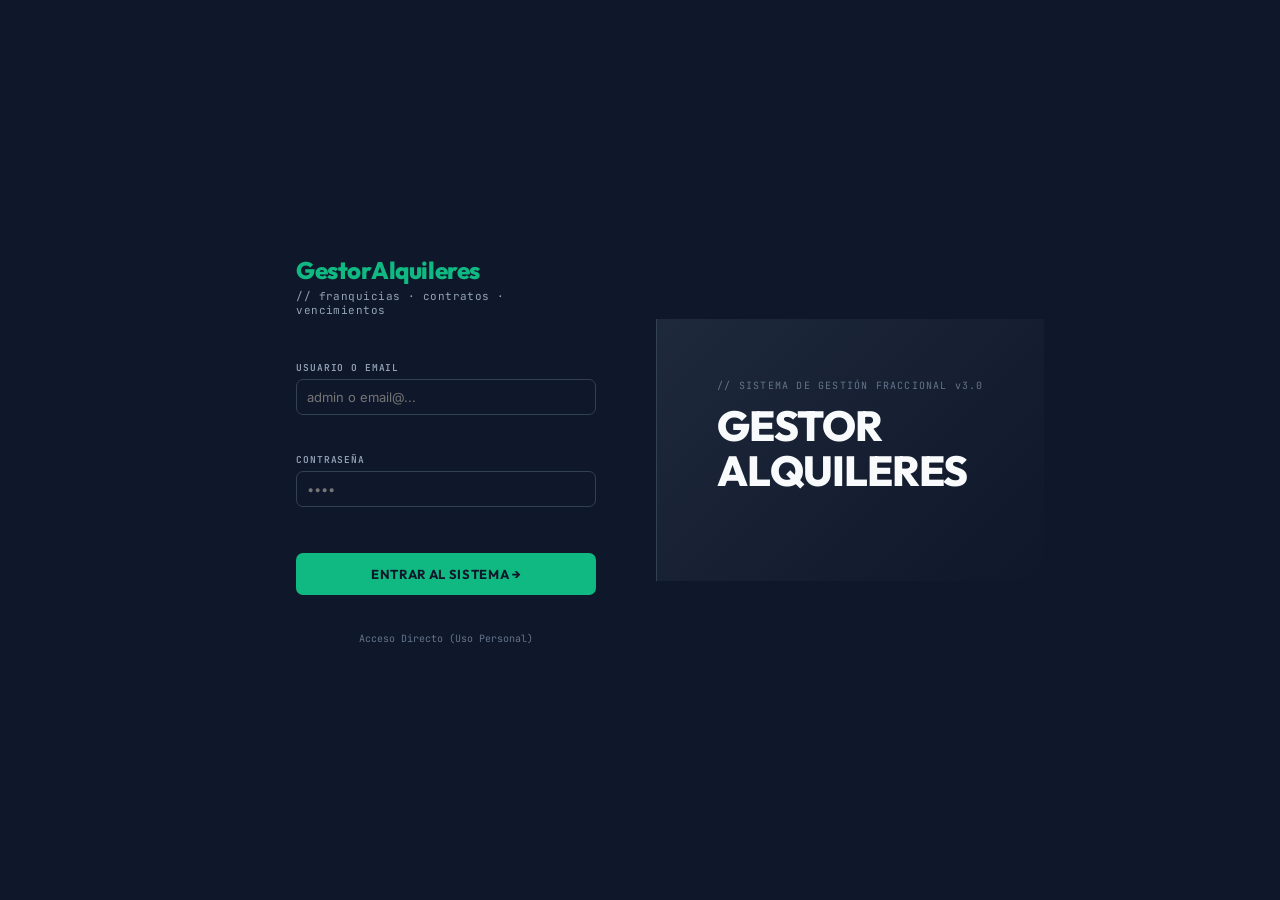
<file: Alquileres/dashboard.html>
<!DOCTYPE html>
<html lang="es">

<head>
  <meta charset="UTF-8" />
  <meta name="viewport" content="width=device-width, initial-scale=1.0" />
  <link rel="icon" type="image/svg+xml" href="data:image/svg+xml,%3Csvg xmlns='http://www.w3.org/2000/svg' viewBox='0 0 32 32'%3E%3Crect width='32' height='32' rx='6' fill='%2310b981'/%3E%3Ctext x='50%25' y='50%25' dominant-baseline='central' text-anchor='middle' font-family='system-ui,sans-serif' font-size='20' font-weight='800' fill='%230f172a'%3EG%3C/text%3E%3C/svg%3E">
  <title>Gestor de Alquileres - Menú</title>
  <link
    href="https://fonts.googleapis.com/css2?family=Outfit:wght@400;600;700;800&family=JetBrains+Mono:wght@400;500;600;700&family=Inter:wght@300;400;500;600;700&display=swap"
    rel="stylesheet" />
  <link rel="stylesheet" href="style.css?v=12.0">
</head>

<body>

  <div id="app">
    <div class="sidebar-backdrop" id="sb-backdrop" onclick="closeMobSidebar()"></div>
    <aside class="sidebar">
      <div class="slogo">GestorAlquileres<span>// v3.0 franquicias</span></div>
      <div class="ssec">// navegación</div>
      <div class="nav active" onclick="goPage('dashboard',this)">
        <svg width="20" height="20" viewBox="0 0 24 24" fill="none" stroke="currentColor" stroke-width="2" stroke-linecap="round" stroke-linejoin="round"><rect width="7" height="9" x="3" y="3" rx="1"/><rect width="7" height="5" x="14" y="3" rx="1"/><rect width="7" height="9" x="14" y="12" rx="1"/><rect width="7" height="5" x="3" y="16" rx="1"/></svg>
        Menú
      </div>
      <div class="nav" onclick="goPage('tiendas',this)">
        <svg width="20" height="20" viewBox="0 0 24 24" fill="none" stroke="currentColor" stroke-width="2" stroke-linecap="round" stroke-linejoin="round"><path d="m2 7 4.41-4.41A2 2 0 0 1 7.83 2h8.34a2 2 0 0 1 1.42.59L22 7"/><path d="M4 12v8a2 2 0 0 0 2 2h12a2 2 0 0 0 2-2v-8"/><path d="M15 22v-4a2 2 0 0 0-2-2h-2a2 2 0 0 0-2 2v4"/><path d="M2 7h20"/><path d="M22 7v3a2 2 0 0 1-2 2v0a2.7 2.7 0 0 1-1.59-.63.7.7 0 0 0-.82 0A2.7 2.7 0 0 1 16 12a2.7 2.7 0 0 1-1.59-.63.7.7 0 0 0-.82 0A2.7 2.7 0 0 1 12 12a2.7 2.7 0 0 1-1.59-.63.7.7 0 0 0-.82 0A2.7 2.7 0 0 1 8 12a2.7 2.7 0 0 1-1.59-.63.7.7 0 0 0-.82 0A2.7 2.7 0 0 1 4 12v0a2 2 0 0 1-2-2V7"/></svg>
        Tiendas
      </div>
      <div class="nav" onclick="goPage('contactos',this)">
        <svg width="20" height="20" viewBox="0 0 24 24" fill="none" stroke="currentColor" stroke-width="2" stroke-linecap="round" stroke-linejoin="round"><path d="M16 21v-2a4 4 0 0 0-4-4H6a4 4 0 0 0-4 4v2"/><circle cx="9" cy="7" r="4"/><path d="M22 21v-2a4 4 0 0 0-3-3.87"/><path d="M16 3.13a4 4 0 0 1 0 7.75"/></svg>
        Contactos
      </div>
      <div class="nav" onclick="goPage('reportes',this)">
        <svg width="20" height="20" viewBox="0 0 24 24" fill="none" stroke="currentColor" stroke-width="2" stroke-linecap="round" stroke-linejoin="round"><line x1="18" y1="20" x2="18" y2="10"/><line x1="12" y1="20" x2="12" y2="4"/><line x1="6" y1="20" x2="6" y2="14"/></svg>
        Reportes
      </div>
      <div class="nav" onclick="goPage('pagos',this)">
        <svg width="20" height="20" viewBox="0 0 24 24" fill="none" stroke="currentColor" stroke-width="2" stroke-linecap="round" stroke-linejoin="round"><rect width="20" height="14" x="2" y="5" rx="2"/><line x1="2" y1="10" x2="22" y2="10"/></svg>
        Seguimiento Pagos
      </div>
      <div class="nav" onclick="goPage('checklist',this)">
        <svg width="20" height="20" viewBox="0 0 24 24" fill="none" stroke="currentColor" stroke-width="2" stroke-linecap="round" stroke-linejoin="round"><path d="m9 11 3 3L22 4"/><path d="M21 12v7a2 2 0 0 1-2 2H5a2 2 0 0 1-2-2V5a2 2 0 0 1 2-2h11"/></svg>
        Check List
      </div>
      <div class="nav" onclick="goPage('ajustes',this)">
        <svg width="20" height="20" viewBox="0 0 24 24" fill="none" stroke="currentColor" stroke-width="2" stroke-linecap="round" stroke-linejoin="round"><rect width="16" height="20" x="4" y="2" rx="2"/><line x1="8" y1="6" x2="16" y2="6"/><line x1="16" y1="14" x2="16" y2="18"/><path d="M16 10h.01"/><path d="M12 10h.01"/><path d="M8 10h.01"/><path d="M12 14h.01"/><path d="M8 14h.01"/><path d="M12 18h.01"/><path d="M8 18h.01"/></svg>
        Calculadora
      </div>
      <div class="ssec">// config</div>
      <div class="nav" onclick="goPage('ipc',this)">
        <svg width="20" height="20" viewBox="0 0 24 24" fill="none" stroke="currentColor" stroke-width="2" stroke-linecap="round" stroke-linejoin="round"><polyline points="22 7 13.5 15.5 8.5 10.5 2 17"/><polyline points="16 7 22 7 22 13"/></svg>
        Índice IPC
      </div>
      <div class="nav" onclick="goPage('cuentas',this)" id="nav-cuentas" style="display:none;">
        <svg width="20" height="20" viewBox="0 0 24 24" fill="none" stroke="currentColor" stroke-width="2" stroke-linecap="round" stroke-linejoin="round"><path d="M16 21v-2a4 4 0 0 0-4-4H6a4 4 0 0 0-4 4v2"/><circle cx="9" cy="7" r="4"/><path d="M19 8v6M16 11h6"/></svg>
        Cuentas
      </div>
      <div class="sbot">
        <div style="position:relative;margin:0 6px 8px;">
          <div id="drive-status" onclick="toggleServerMenu(event)"
            style="display:flex;align-items:center;gap:8px;padding:8px 12px;border-radius:8px;cursor:pointer;background:var(--s2);border:1px solid var(--bdr);transition:border-color .2s;user-select:none;">
            <svg width="20" height="20" viewBox="0 0 24 24" fill="none" stroke="currentColor" stroke-width="2" stroke-linecap="round" stroke-linejoin="round"><ellipse cx="12" cy="5" rx="9" ry="3"/><path d="M3 5v14c0 1.66 4 3 9 3s9-1.34 9-3V5"/><path d="M3 12c0 1.66 4 3 9 3s9-1.34 9-3"/></svg>
            <div style="flex:1;min-width:0;">
              <div id="server-type-label"
                style="font-family:var(--fm);font-size:9px;text-transform:uppercase;letter-spacing:.08em;color:var(--t3);">
                Servidor local</div>
              <div style="font-size:11px;color:var(--t2);white-space:nowrap;overflow:hidden;text-overflow:ellipsis;"
                id="drive-label">Sin conectar</div>
            </div>
            <div style="display:flex;align-items:center;gap:5px;">
              <div id="drive-dot" style="width:7px;height:7px;border-radius:50%;background:var(--t4);flex-shrink:0;">
              </div>
              <svg viewBox="0 0 24 24" width="10" height="10" fill="none" stroke="currentColor" stroke-width="2.5"
                style="color:var(--t3)">
                <polyline points="6,9 12,15 18,9" />
              </svg>
            </div>
          </div>
          <div id="server-menu"
            style="display:none;position:absolute;bottom:calc(100% + 6px);left:0;right:0;background:var(--s2);border:1px solid var(--bdr2);border-radius:8px;overflow:hidden;box-shadow:0 8px 24px rgba(0,0,0,.5);z-index:999;">
            <div
              style="font-family:var(--fm);font-size:9px;text-transform:uppercase;letter-spacing:.1em;color:var(--t3);padding:8px 12px 4px;">
              // opciones</div>
            <div onclick="exportarDatos()" class="smenu-item">
              <svg viewBox="0 0 24 24" width="13" height="13" fill="none" stroke="currentColor" stroke-width="2">
                <path d="M21 15v4a2 2 0 01-2 2H5a2 2 0 01-2-2v-4" />
                <polyline points="7,10 12,15 17,10" />
                <line x1="12" y1="15" x2="12" y2="3" />
              </svg>
              Exportar backup
            </div>
            <div onclick="importarDatos()" class="smenu-item">
              <svg viewBox="0 0 24 24" width="13" height="13" fill="none" stroke="currentColor" stroke-width="2">
                <path d="M21 15v4a2 2 0 01-2 2H5a2 2 0 01-2-2v-4" />
                <polyline points="17,8 12,3 7,8" />
                <line x1="12" y1="3" x2="12" y2="15" />
              </svg>
              Importar backup
            </div>
            <div style="height:1px;background:var(--bdr);margin:3px 0;"></div>
            <div onclick="closeServerMenu();goPage('cuentas',null)" class="smenu-item">
              <svg width="14" height="14" viewBox="0 0 24 24" fill="none" stroke="currentColor" stroke-width="2" stroke-linecap="round" stroke-linejoin="round" style="color:var(--t3);margin-right:8px;"><path d="M16 21v-2a4 4 0 0 0-4-4H6a4 4 0 0 0-4 4v2"/><circle cx="9" cy="7" r="4"/><path d="M19 8v6M16 11h6"/></svg>
              Cuentas
            </div>
            <div onclick="closeServerMenu();goPage('archivados',null)" class="smenu-item">
              <svg width="14" height="14" viewBox="0 0 24 24" fill="none" stroke="currentColor" stroke-width="2" stroke-linecap="round" stroke-linejoin="round" style="color:var(--t3);margin-right:8px;"><polyline points="21 8 21 21 3 21 3 8"/><rect width="22" height="5" x="1" y="3"/><line x1="10" y1="12" x2="14" y2="12"/></svg>
              Archivados
            </div>
            <div style="height:1px;background:var(--bdr);margin:3px 0;"></div>
            <div onclick="pedirPassYVaciar()" class="smenu-item smenu-danger">
              <svg width="14" height="14" viewBox="0 0 24 24" fill="none" stroke="currentColor" stroke-width="2" stroke-linecap="round" stroke-linejoin="round" style="color:var(--danger);margin-right:8px;"><path d="M3 6h18"/><path d="M19 6v14c0 1-1 2-2 2H7c-1 0-2-1-2-2V6"/><path d="M8 6V4c0-1 1-2 2-2h4c1 0 2 1 2 2v2"/><line x1="10" y1="11" x2="10" y2="17"/><line x1="14" y1="11" x2="14" y2="17"/></svg>
              Vaciar base de datos
            </div>
          </div>
        </div>
        <div class="uchip">
          <div class="uav" id="uav">A</div>
          <div>
            <div class="un" id="uname">Admin</div>
            <div class="ur" id="urole">admin</div>
          </div>
          <button class="blogout" onclick="doLogout()" title="Cerrar sesión">
            <svg width="18" height="18" viewBox="0 0 24 24" fill="none" stroke="currentColor" stroke-width="2" stroke-linecap="round" stroke-linejoin="round"><path d="M9 21H5a2 2 0 0 1-2-2V5a2 2 0 0 1 2-2h4"/><polyline points="16 17 21 12 16 7"/><line x1="21" y1="12" x2="9" y2="12"/></svg>
          </button>
        </div>
      </div>
    </aside>

    <main class="main">
    <div class="mob-topbar">
      <button class="mob-menu-btn" onclick="toggleMobSidebar()" aria-label="Menu">
        <svg width="18" height="18" viewBox="0 0 24 24" fill="none" stroke="currentColor" stroke-width="2.5" stroke-linecap="round" stroke-linejoin="round"><line x1="3" y1="6" x2="21" y2="6"/><line x1="3" y1="12" x2="21" y2="12"/><line x1="3" y1="18" x2="21" y2="18"/></svg>
      </button>
      <span class="mob-topbar-title">GestorAlquileres</span>
    </div>
      <!-- DASHBOARD -->
      <div class="page active" id="page-dashboard">
        <div class="ph">
          <div>
            <div class="ptitle">Menú</div>
            <div class="psub" id="dash-fecha"></div>
          </div>
          <div class="ph-actions">
            <!-- Acceso rápido a Alertas -->
            <button class="btn bg2" onclick="goPage('alertas',null)" title="Ver Alertas">
              <svg width="14" height="14" viewBox="0 0 24 24" fill="none" stroke="currentColor" stroke-width="2" stroke-linecap="round" stroke-linejoin="round"><path d="M6 8a6 6 0 0 1 12 0c0 7 3 9 3 9H3s3-2 3-9"/><path d="M10.3 21a1.94 1.94 0 0 0 3.4 0"/></svg>
              Alertas <span id="dash-badge-alertas" class="badge r" style="display:none;margin-left:4px;background:var(--danger);color:#fff;font-size:9px;font-weight:700;border-radius:20px;padding:1px 6px;"></span>
            </button>
            <!-- Acceso rápido a Ajustes de Canon -->
            <button class="btn bg2" onclick="goPage('ajustes',null)" title="Ajustes de Canon">
              <svg width="14" height="14" viewBox="0 0 24 24" fill="none" stroke="currentColor" stroke-width="2" stroke-linecap="round" stroke-linejoin="round"><rect width="16" height="20" x="4" y="2" rx="2"/><line x1="8" y1="6" x2="16" y2="6"/><line x1="16" y1="14" x2="16" y2="18"/><path d="M16 10h.01"/><path d="M12 10h.01"/><path d="M8 10h.01"/><path d="M12 14h.01"/><path d="M8 14h.01"/><path d="M12 18h.01"/><path d="M8 18h.01"/></svg>
              Ajustes
            </button>
            <button class="btn ba" onclick="clearTForm();openModal('m-tienda')">
              <svg viewBox="0 0 24 24" fill="none" stroke="currentColor" stroke-width="2.5" width="12" height="12">
                <line x1="12" y1="5" x2="12" y2="19" />
                <line x1="5" y1="12" x2="19" y2="12" />
              </svg>Nueva Tienda
            </button>
          </div>
        </div>
        <div class="sgrid" id="dash-stats"></div>
        
        <!-- Controles de búsqueda y filtros -->
        <div class="filter-row">
          <div class="filter-group">
            <div class="searchbar">
              <svg viewBox="0 0 24 24" fill="none" stroke="currentColor" stroke-width="2">
                <circle cx="11" cy="11" r="8" />
                <line x1="21" y1="21" x2="16.65" y2="16.65" />
              </svg>
              <input type="text" placeholder="Buscar tienda..." id="search-dash" oninput="renderDashboard()" />
            </div>
            <div class="filter-selector" id="dash-filtro-tipo">
              <button class="btn bsm active" onclick="setDashFiltro('TODAS', this)">Todas</button>
              <button class="btn bsm" onclick="setDashFiltro('SUCURSAL', this)">Sucursales</button>
              <button class="btn bsm" onclick="setDashFiltro('FRANQUICIA', this)">Franquicias</button>
            </div>
          </div>
        </div>

        <div class="card">
          <div class="cardh">
            <span class="cardtitle">Tiendas Registradas</span>
            <button class="btn bg2 bsm" onclick="goPage('tiendas',document.querySelectorAll('.nav')[1])">Ver en detalle →</button>
          </div>
          <div class="tw">
            <table>
              <thead>
                <tr>
                  <th>Tienda</th>
                  <th>Tipo</th>
                  <th>Ajuste</th>
                  <th>Monto actual</th>
                  <th>Prox. ajuste</th>
                  <th>Locación</th>
                  <th>Caución</th>
                  <th>Estado</th>
                </tr>
              </thead>
              <tbody id="dash-tbody"></tbody>
            </table>
          </div>
        </div>
      </div>
    </main>
  </div>

  <!-- Modal Tienda (necesario por el botón rápido de nueva tienda en dashboard) -->
  <div class="moverlay" id="m-tienda">
    <div class="mdialog">
      <div class="mhead">
        <div class="mtitle" id="m-t-title">Nueva Tienda</div><button class="mclose"
          onclick="closeModal('m-tienda')">×</button>
      </div>
      <div class="mbody">
        <div class="tabbar">
          <div class="tab active" onclick="swTab(this,'mt-gen')">General</div>
          <div class="tab" onclick="swTab(this,'mt-con')">Contratos</div>
          <div class="tab" onclick="swTab(this,'mt-eco')">Económico</div>
          <div class="tab" onclick="swTab(this,'mt-obs')">Observaciones</div>
        </div>
        <div id="mt-gen">
          <div class="frow">
            <div class="fg"><label>Nombre *</label><input type="text" id="t-nombre"
                placeholder="Ej: Nombre de la tienda" /></div>
            <div class="fg"><label>Número de Tienda</label><input type="text" id="t-num" placeholder="Ej: LY01" /></div>
          </div>
          <div class="frow">
            <div class="fg"><label>Tipo</label><select id="t-tipo">
                <option value="FRANQUICIA">Franquicia</option>
                <option value="SUCURSAL">Sucursal</option>
              </select></div>
            <div class="fg"><label>Departamento/Provincia</label><input type="text" id="t-depar"
                placeholder="Ej: San Rafael, Mendoza" /></div>
          </div>
          <div class="frow">
            <div class="fg"><label>Razón social</label><input type="text" id="t-razon" placeholder="Razón social" /></div>
            <div class="fg"><label>CUIT</label><input type="text" id="t-cuit" placeholder="XX-XXXXXXXX-X" /></div>
          </div>
          <div class="frow">
            <div class="fg"><label>Superficie (m²)</label><input type="text" id="t-m2" placeholder="Ej: 150" /></div>
            <div class="fg"><label>Dirección</label><input type="text" id="t-dir" placeholder="Calle, número, localidad" /></div>
          </div>
          <div class="frow">
            <div class="fg"><label>Propietario del local</label><input type="text" id="t-prop"
                placeholder="Nombre propietario" /></div>
            <div class="fg"><label>Usuario del local</label><input type="text" id="t-usuario" placeholder="Nombre del inquilino" /></div>
            <div class="fg"><label>Teléfono</label><input type="text" id="t-tel" placeholder="Ej: 261..." /></div>
          </div>
          <div class="frow">
            <div class="fg"><label>Contacto / Emails (usar / para varios)</label><input type="text" id="t-cont"
                placeholder="ejemplo@mail.com / otro@mail.com" /></div>
            <div class="fg"><label>Adenda</label><select id="t-adenda">
                <option value="no">No</option>
                <option value="si">Sí</option>
              </select></div>
          </div>
        </div>
        <div id="mt-con" style="display:none;">
          <div
            style="background:var(--s3);border-radius:7px;padding:10px;margin-bottom:12px;font-family:var(--fm);font-size:10px;color:var(--t3);">
            Dejá en blanco lo que no aplique.</div>
          <div
            style="font-family:var(--fm);font-size:9px;text-transform:uppercase;letter-spacing:.08em;color:var(--t3);margin-bottom:8px;">
            📄 Contrato de Locación</div>
          <div class="frow">
            <div class="fg"><label>Inicio</label><input type="date" id="t-loc-ini" /></div>
            <div class="fg"><label>Vencimiento</label><input type="date" id="t-loc-fin" /></div>
          </div>
          <div class="divider"></div>
          <div
            style="font-family:var(--fm);font-size:9px;text-transform:uppercase;letter-spacing:.08em;color:var(--t3);margin-bottom:8px;">
            📄 Contrato de Sublocación</div>
          <div class="frow">
            <div class="fg"><label>Inicio</label><input type="date" id="t-sub-ini" /></div>
            <div class="fg"><label>Vencimiento</label><input type="date" id="t-sub-fin" /></div>
          </div>
          <div class="divider"></div>
          <div
            style="font-family:var(--fm);font-size:9px;text-transform:uppercase;letter-spacing:.08em;color:var(--t3);margin-bottom:8px;">
            🔒 Caución</div>
          <div class="frow">
            <div class="fg"><label>Inicio</label><input type="date" id="t-cau-ini" /></div>
            <div class="fg"><label>Vencimiento</label><input type="date" id="t-cau-fin" /></div>
          </div>
          <div class="divider"></div>
          <div
            style="font-family:var(--fm);font-size:9px;text-transform:uppercase;letter-spacing:.08em;color:var(--t3);margin-bottom:8px;">
            🏢 Contrato de Franquicia</div>
          <div class="frow">
            <div class="fg"><label>Inicio</label><input type="date" id="t-fra-ini" /></div>
            <div class="fg"><label>Vencimiento</label><input type="date" id="t-fra-fin" /></div>
          </div>
        </div>
        <div id="mt-eco" style="display:none;">
          <div class="frow">
            <div class="fg">
              <label>Inicio contrato (cálculo)
                <span id="t-ini-sync-badge"
                  style="display:none;font-family:var(--fm);font-size:9px;color:var(--acc);margin-left:6px;cursor:pointer;"
                  onclick="desyncIni()" title="Clic para editar manualmente">● sincronizado con Locación ✕</span>
              </label>
              <input type="date" id="t-ini" oninput="markIniManual()" />
              <div style="font-family:var(--fm);font-size:10px;color:var(--t3);margin-top:4px;" id="t-ini-hint">
                Se completa automáticamente con la fecha de inicio del contrato de Locación.
              </div>
            </div>
            <div class="fg"><label>Monto inicial ($)</label><input type="number" id="t-monto" placeholder="350000" />
            </div>
          </div>
          <div class="frow">
            <div class="fg"><label>Frecuencia de ajuste</label>
              <select id="t-ajuste">
                <option value="Mensual">Mensual</option>
                <option value="Trimestral">Trimestral</option>
                <option value="Cuatrimestral">Cuatrimestral</option>
                <option value="Semestral" selected>Semestral</option>
                <option value="Anual">Anual</option>
              </select>
            </div>
            <div class="fg"><label>Índice de actualización</label>
              <select id="t-indice" onchange="toggleIndiceFields(this.value)">
                <option value="IPC Nacional">IPC Nacional</option>
                <option value="IPC Cuyo">IPC Zona Cuyo</option>
                <option value="ICL">ICL – Ley 27.551</option>
                <option value="CCT 130/75">C.C.T. 130/75 – Vendedor A</option>
                <option value="Fijo">Porcentaje fijo</option>
                <option value="Manual">Arregla con el dueño</option>
              </select>
            </div>
            <div class="fg"><label>Desfase de índice</label>
              <select id="t-desfase">
                <option value="1" selected>1 mes (Estándar)</option>
                <option value="2">2 meses (Facturación)</option>
                <option value="0">Sin desfase</option>
              </select>
            </div>
          </div>
          <div id="t-indice-extra"
            style="margin-top:10px; display:none; background:rgba(255,255,255,.03); border:1px solid var(--bdr); border-radius:8px; padding:12px;">
            <div id="t-icl-extra" style="display:none;">
              <div class="fg" style="margin:0;"><label>ICL en fecha de inicio</label><input type="number" id="t-icl-ini"
                  placeholder="Ej: 2.5100" step="0.0001" /></div>
              <div style="font-family:var(--fm);font-size:10px;color:var(--t3);margin-top:6px;">El ICL actual se tomará
                de la tabla de índices.</div>
            </div>
            <div id="t-fijo-extra" style="display:none;">
              <div class="fg" style="margin:0;"><label>Porcentaje de aumento (%)</label><input type="number"
                  id="t-pct-fijo" placeholder="Ej: 30" step="0.1" /></div>
            </div>
          </div>
          <div class="frow" style="margin-top:15px;">
            <div class="fg"><label>Depósito / Caución ($)</label><input type="number" id="t-dep" placeholder="700000" />
            </div>
            <div class="fg"><label>Día de pago del canon</label><input type="number" id="t-diapago" placeholder="10"
                min="1" max="31" /></div>
          </div>
        </div>
        <div id="mt-obs" style="display:none;">
          <div class="fg"><label>Irregularidades / alertas internas</label><textarea id="t-irreg"
              placeholder="Ej: SIN CAUCION, FACTURA PENDIENTE..."></textarea></div>
          <div class="fg"><label>Observaciones generales</label><textarea id="t-obs"
              placeholder="Notas sobre esta tienda..."></textarea></div>
        </div>
      </div>
      <div class="mfoot" style="justify-content:space-between;">
        <div style="display:flex;gap:6px;">
          <button class="btn bg2 bsm" onclick="descargarCSVEjemplo()" title="Descargar CSV de ejemplo">
            <svg viewBox="0 0 24 24" fill="none" stroke="currentColor" stroke-width="2" width="11" height="11">
              <path d="M21 15v4a2 2 0 0 1-2 2H5a2 2 0 0 1-2-2v-4" />
              <polyline points="7,10 12,15 17,10" />
              <line x1="12" y1="15" x2="12" y2="3" />
            </svg>
            CSV ejemplo
          </button>
          <button class="btn bg2 bsm" onclick="closeModal('m-tienda');resetImport();openModal('m-import')">
            <svg viewBox="0 0 24 24" fill="none" stroke="currentColor" stroke-width="2" width="11" height="11">
              <path d="M21 15v4a2 2 0 0 1-2 2H5a2 2 0 0 1-2-2v-4" />
              <polyline points="17,8 12,3 7,8" />
              <line x1="12" y1="3" x2="12" y2="15" />
            </svg>
            Importar CSV
          </button>
        </div>
        <div style="display:flex;gap:6px;">
          <button class="btn bg2" onclick="closeModal('m-tienda')">Cancelar</button>
          <button class="btn ba" onclick="saveTienda()">Guardar tienda</button>
        </div>
      </div>
    </div>
  </div>

  <script src="app.js?v=5.0"></script>
</body>

</html>
</file>
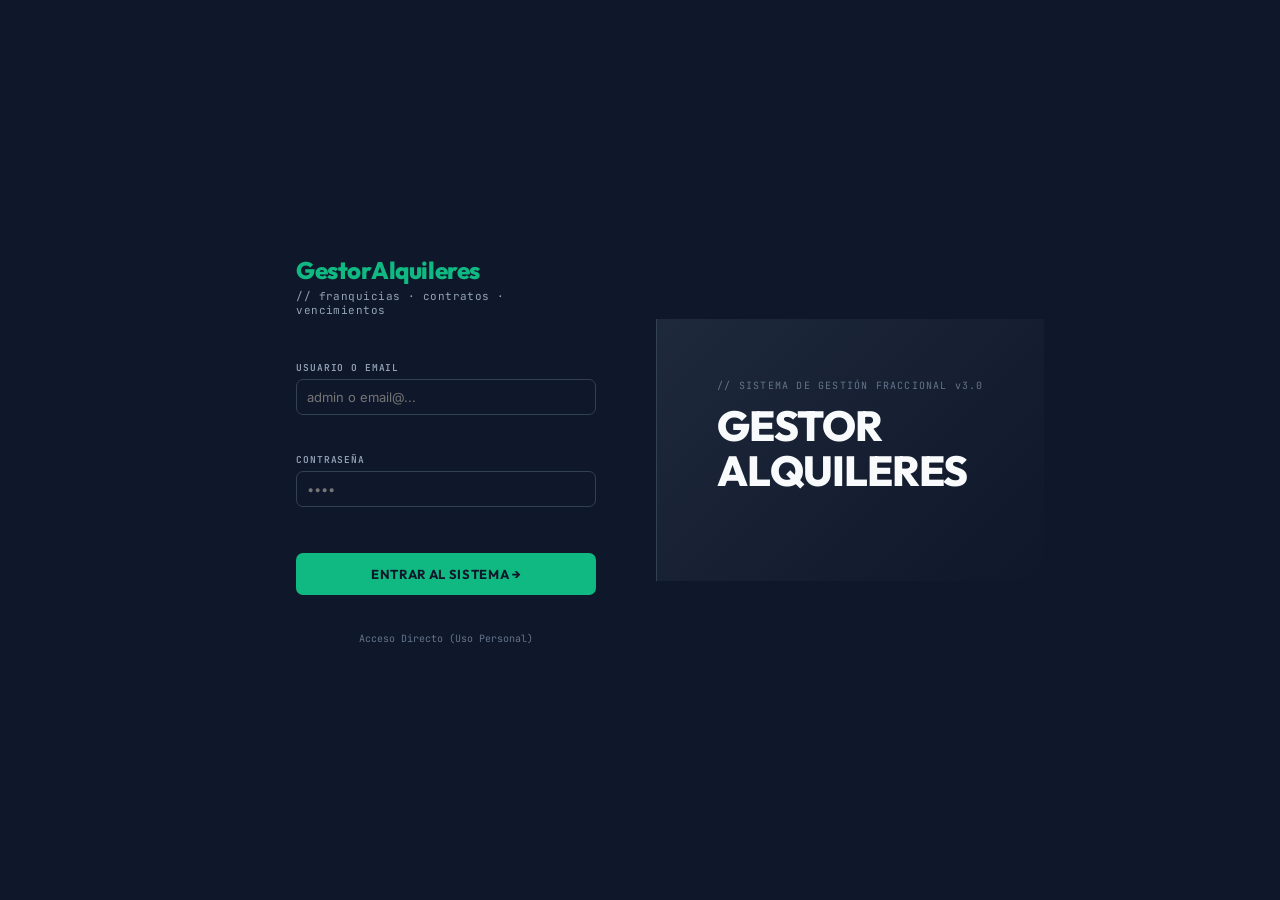
<file: Alquileres/ipc.html>
<!DOCTYPE html>
<html lang="es">

<head>
  <meta charset="UTF-8" />
  <meta name="viewport" content="width=device-width, initial-scale=1.0" />
  <link rel="icon" type="image/svg+xml" href="data:image/svg+xml,%3Csvg xmlns='http://www.w3.org/2000/svg' viewBox='0 0 32 32'%3E%3Crect width='32' height='32' rx='6' fill='%2310b981'/%3E%3Ctext x='50%25' y='50%25' dominant-baseline='central' text-anchor='middle' font-family='system-ui,sans-serif' font-size='20' font-weight='800' fill='%230f172a'%3EG%3C/text%3E%3C/svg%3E">
  <title>Gestor de Alquileres - Índice IPC</title>
  <link
    href="https://fonts.googleapis.com/css2?family=Outfit:wght@400;600;700;800&family=JetBrains+Mono:wght@400;500;600;700&family=Inter:wght@300;400;500;600;700&display=swap"
    rel="stylesheet" />
  <link rel="stylesheet" href="style.css?v=12.0">
</head>

<body>

  <div id="app">
    <div class="sidebar-backdrop" id="sb-backdrop" onclick="closeMobSidebar()"></div>
    <aside class="sidebar">
      <div class="slogo">GestorAlquileres<span>// v3.0 franquicias</span></div>
      <div class="ssec">// navegación</div>
      <div class="nav" onclick="goPage('dashboard',this)">
        <svg width="20" height="20" viewBox="0 0 24 24" fill="none" stroke="currentColor" stroke-width="2" stroke-linecap="round" stroke-linejoin="round"><rect width="7" height="9" x="3" y="3" rx="1"/><rect width="7" height="5" x="14" y="3" rx="1"/><rect width="7" height="9" x="14" y="12" rx="1"/><rect width="7" height="5" x="3" y="16" rx="1"/></svg>
        Menú
      </div>
      <div class="nav" onclick="goPage('tiendas',this)">
        <svg width="20" height="20" viewBox="0 0 24 24" fill="none" stroke="currentColor" stroke-width="2" stroke-linecap="round" stroke-linejoin="round"><path d="m2 7 4.41-4.41A2 2 0 0 1 7.83 2h8.34a2 2 0 0 1 1.42.59L22 7"/><path d="M4 12v8a2 2 0 0 0 2 2h12a2 2 0 0 0 2-2v-8"/><path d="M15 22v-4a2 2 0 0 0-2-2h-2a2 2 0 0 0-2 2v4"/><path d="M2 7h20"/><path d="M22 7v3a2 2 0 0 1-2 2v0a2.7 2.7 0 0 1-1.59-.63.7.7 0 0 0-.82 0A2.7 2.7 0 0 1 16 12a2.7 2.7 0 0 1-1.59-.63.7.7 0 0 0-.82 0A2.7 2.7 0 0 1 12 12a2.7 2.7 0 0 1-1.59-.63.7.7 0 0 0-.82 0A2.7 2.7 0 0 1 8 12a2.7 2.7 0 0 1-1.59-.63.7.7 0 0 0-.82 0A2.7 2.7 0 0 1 4 12v0a2 2 0 0 1-2-2V7"/></svg>
        Tiendas
      </div>
      <div class="nav" onclick="goPage('contactos',this)">
        <svg width="20" height="20" viewBox="0 0 24 24" fill="none" stroke="currentColor" stroke-width="2" stroke-linecap="round" stroke-linejoin="round"><path d="M16 21v-2a4 4 0 0 0-4-4H6a4 4 0 0 0-4 4v2"/><circle cx="9" cy="7" r="4"/><path d="M22 21v-2a4 4 0 0 0-3-3.87"/><path d="M16 3.13a4 4 0 0 1 0 7.75"/></svg>
        Contactos
      </div>
      <div class="nav" onclick="goPage('reportes',this)">
        <svg width="20" height="20" viewBox="0 0 24 24" fill="none" stroke="currentColor" stroke-width="2" stroke-linecap="round" stroke-linejoin="round"><line x1="18" y1="20" x2="18" y2="10"/><line x1="12" y1="20" x2="12" y2="4"/><line x1="6" y1="20" x2="6" y2="14"/></svg>
        Reportes
      </div>
      <div class="nav" onclick="goPage('pagos',this)">
        <svg width="20" height="20" viewBox="0 0 24 24" fill="none" stroke="currentColor" stroke-width="2" stroke-linecap="round" stroke-linejoin="round"><rect width="20" height="14" x="2" y="5" rx="2"/><line x1="2" y1="10" x2="22" y2="10"/></svg>
        Seguimiento Pagos
      </div>
      <div class="nav" onclick="goPage('checklist',this)">
        <svg width="20" height="20" viewBox="0 0 24 24" fill="none" stroke="currentColor" stroke-width="2" stroke-linecap="round" stroke-linejoin="round"><path d="m9 11 3 3L22 4"/><path d="M21 12v7a2 2 0 0 1-2 2H5a2 2 0 0 1-2-2V5a2 2 0 0 1 2-2h11"/></svg>
        Check List
      </div>
      <div class="nav" onclick="goPage('ajustes',this)">
        <svg width="20" height="20" viewBox="0 0 24 24" fill="none" stroke="currentColor" stroke-width="2" stroke-linecap="round" stroke-linejoin="round"><rect width="16" height="20" x="4" y="2" rx="2"/><line x1="8" y1="6" x2="16" y2="6"/><line x1="16" y1="14" x2="16" y2="18"/><path d="M16 10h.01"/><path d="M12 10h.01"/><path d="M8 10h.01"/><path d="M12 14h.01"/><path d="M8 14h.01"/><path d="M12 18h.01"/><path d="M8 18h.01"/></svg>
        Calculadora
      </div>
      <div class="ssec">// config</div>
      <div class="nav active" onclick="goPage('ipc',this)">
        <svg width="20" height="20" viewBox="0 0 24 24" fill="none" stroke="currentColor" stroke-width="2" stroke-linecap="round" stroke-linejoin="round"><polyline points="22 7 13.5 15.5 8.5 10.5 2 17"/><polyline points="16 7 22 7 22 13"/></svg>
        Índice IPC
      </div>
      <div class="nav" onclick="goPage('cuentas',this)" id="nav-cuentas" style="display:none;">
        <svg width="20" height="20" viewBox="0 0 24 24" fill="none" stroke="currentColor" stroke-width="2" stroke-linecap="round" stroke-linejoin="round"><path d="M16 21v-2a4 4 0 0 0-4-4H6a4 4 0 0 0-4 4v2"/><circle cx="9" cy="7" r="4"/><path d="M19 8v6M16 11h6"/></svg>
        Cuentas
      </div>
      <div class="sbot">
        <div style="position:relative;margin:0 6px 8px;">
          <div id="drive-status" onclick="toggleServerMenu(event)"
            style="display:flex;align-items:center;gap:8px;padding:8px 12px;border-radius:8px;cursor:pointer;background:var(--s2);border:1px solid var(--bdr);transition:border-color .2s;user-select:none;">
            <svg width="20" height="20" viewBox="0 0 24 24" fill="none" stroke="currentColor" stroke-width="2" stroke-linecap="round" stroke-linejoin="round"><ellipse cx="12" cy="5" rx="9" ry="3"/><path d="M3 5v14c0 1.66 4 3 9 3s9-1.34 9-3V5"/><path d="M3 12c0 1.66 4 3 9 3s9-1.34 9-3"/></svg>
            <div style="flex:1;min-width:0;">
              <div id="server-type-label"
                style="font-family:var(--fm);font-size:9px;text-transform:uppercase;letter-spacing:.08em;color:var(--t3);">
                Servidor local</div>
              <div style="font-size:11px;color:var(--t2);white-space:nowrap;overflow:hidden;text-overflow:ellipsis;"
                id="drive-label">Sin conectar</div>
            </div>
            <div style="display:flex;align-items:center;gap:5px;">
              <div id="drive-dot" style="width:7px;height:7px;border-radius:50%;background:var(--t4);flex-shrink:0;">
              </div>
              <svg viewBox="0 0 24 24" width="10" height="10" fill="none" stroke="currentColor" stroke-width="2.5"
                style="color:var(--t3)">
                <polyline points="6,9 12,15 18,9" />
              </svg>
            </div>
          </div>
          <div id="server-menu"
            style="display:none;position:absolute;bottom:calc(100% + 6px);left:0;right:0;background:var(--s2);border:1px solid var(--bdr2);border-radius:8px;overflow:hidden;box-shadow:0 8px 24px rgba(0,0,0,.5);z-index:999;">
            <div
              style="font-family:var(--fm);font-size:9px;text-transform:uppercase;letter-spacing:.1em;color:var(--t3);padding:8px 12px 4px;">
              // opciones</div>
            <div onclick="exportarDatos()" class="smenu-item">
              <svg viewBox="0 0 24 24" width="13" height="13" fill="none" stroke="currentColor" stroke-width="2">
                <path d="M21 15v4a2 2 0 01-2 2H5a2 2 0 01-2-2v-4" />
                <polyline points="7,10 12,15 17,10" />
                <line x1="12" y1="15" x2="12" y2="3" />
              </svg>
              Exportar backup
            </div>
            <div onclick="importarDatos()" class="smenu-item">
              <svg viewBox="0 0 24 24" width="13" height="13" fill="none" stroke="currentColor" stroke-width="2">
                <path d="M21 15v4a2 2 0 01-2 2H5a2 2 0 01-2-2v-4" />
                <polyline points="17,8 12,3 7,8" />
                <line x1="12" y1="3" x2="12" y2="15" />
              </svg>
              Importar backup
            </div>
            <div style="height:1px;background:var(--bdr);margin:3px 0;"></div>
            <div onclick="closeServerMenu();goPage('cuentas',null)" class="smenu-item">
              <svg width="14" height="14" viewBox="0 0 24 24" fill="none" stroke="currentColor" stroke-width="2" stroke-linecap="round" stroke-linejoin="round" style="color:var(--t3);margin-right:8px;"><path d="M16 21v-2a4 4 0 0 0-4-4H6a4 4 0 0 0-4 4v2"/><circle cx="9" cy="7" r="4"/><path d="M19 8v6M16 11h6"/></svg>
              Cuentas
            </div>
            <div onclick="closeServerMenu();goPage('archivados',null)" class="smenu-item">
              <svg width="14" height="14" viewBox="0 0 24 24" fill="none" stroke="currentColor" stroke-width="2" stroke-linecap="round" stroke-linejoin="round" style="color:var(--t3);margin-right:8px;"><polyline points="21 8 21 21 3 21 3 8"/><rect width="22" height="5" x="1" y="3"/><line x1="10" y1="12" x2="14" y2="12"/></svg>
              Archivados
            </div>
            <div style="height:1px;background:var(--bdr);margin:3px 0;"></div>
            <div onclick="pedirPassYVaciar()" class="smenu-item smenu-danger">
              <svg width="14" height="14" viewBox="0 0 24 24" fill="none" stroke="currentColor" stroke-width="2" stroke-linecap="round" stroke-linejoin="round" style="color:var(--danger);margin-right:8px;"><path d="M3 6h18"/><path d="M19 6v14c0 1-1 2-2 2H7c-1 0-2-1-2-2V6"/><path d="M8 6V4c0-1 1-2 2-2h4c1 0 2 1 2 2v2"/><line x1="10" y1="11" x2="10" y2="17"/><line x1="14" y1="11" x2="14" y2="17"/></svg>
              Vaciar base de datos
            </div>
          </div>
        </div>
        <div class="uchip">
          <div class="uav" id="uav">A</div>
          <div>
            <div class="un" id="uname">Admin</div>
            <div class="ur" id="urole">admin</div>
          </div>
          <button class="blogout" onclick="doLogout()" title="Cerrar sesión">
            <svg width="18" height="18" viewBox="0 0 24 24" fill="none" stroke="currentColor" stroke-width="2" stroke-linecap="round" stroke-linejoin="round"><path d="M9 21H5a2 2 0 0 1-2-2V5a2 2 0 0 1 2-2h4"/><polyline points="16 17 21 12 16 7"/><line x1="21" y1="12" x2="9" y2="12"/></svg>
          </button>
        </div>
      </div>
    </aside>

    <main class="main">
    <div class="mob-topbar">
      <button class="mob-menu-btn" onclick="toggleMobSidebar()" aria-label="Menu">
        <svg width="18" height="18" viewBox="0 0 24 24" fill="none" stroke="currentColor" stroke-width="2.5" stroke-linecap="round" stroke-linejoin="round"><line x1="3" y1="6" x2="21" y2="6"/><line x1="3" y1="12" x2="21" y2="12"/><line x1="3" y1="18" x2="21" y2="18"/></svg>
      </button>
      <span class="mob-topbar-title">GestorAlquileres</span>
    </div>
      <!-- IPC -->
      <div class="page active" id="page-ipc">
        <div class="ph">
          <div style="display:flex;align-items:center;gap:12px;">
            <button onclick="goBack()" class="btn-back" title="Volver atrás">
              <svg width="18" height="18" viewBox="0 0 24 24" fill="none" stroke="currentColor" stroke-width="2.5" stroke-linecap="round" stroke-linejoin="round"><line x1="19" y1="12" x2="5" y2="12"></line><polyline points="12 19 5 12 12 5"></polyline></svg>
            </button>
            <div>
              <div class="ptitle">Índice IPC</div>
              <div class="psub">// datos mensuales INDEC</div>
            </div>
          </div>
          <div style="display:flex;gap:8px;align-items:center;flex-wrap:wrap;">
            <a href="https://www.indec.gob.ar/indec/web/Nivel4-Tema-3-5-31" target="_blank" rel="noopener"
              class="btn bg2 bsm" style="text-decoration:none;display:inline-flex;align-items:center;gap:5px;">
              <svg viewBox="0 0 24 24" fill="none" stroke="currentColor" stroke-width="2" width="12" height="12">
                <path d="M18 13v6a2 2 0 01-2 2H5a2 2 0 01-2-2V8a2 2 0 012-2h6" />
                <polyline points="15 3 21 3 21 9" />
                <line x1="10" y1="14" x2="21" y2="3" />
              </svg>
              INDEC
            </a>
            <button class="btn bg2 bsm" onclick="exportarIPC()">
              <svg viewBox="0 0 24 24" fill="none" stroke="currentColor" stroke-width="2" width="12" height="12">
                <path d="M21 15v4a2 2 0 01-2 2H5a2 2 0 01-2-2v-4" />
                <polyline points="7,10 12,15 17,10" />
                <line x1="12" y1="15" x2="12" y2="3" />
              </svg>
              Exportar CSV
            </button>
            <button class="btn bg2 bsm" onclick="document.getElementById('ipc-csv-input').click()">
              <svg viewBox="0 0 24 24" fill="none" stroke="currentColor" stroke-width="2" width="12" height="12">
                <path d="M21 15v4a2 2 0 01-2 2H5a2 2 0 01-2-2v-4" />
                <polyline points="17,8 12,3 7,8" />
                <line x1="12" y1="3" x2="12" y2="15" />
              </svg>
              Importar CSV
            </button>
            <input type="file" id="ipc-csv-input" accept=".csv" style="display:none" onchange="importarIPC(this)" />
            <button class="btn ba" onclick="openModal('m-ipc')">+ Agregar mes</button>
          </div>
        </div>
        <div class="tip">
          Formato del CSV: columnas <strong style="color:var(--t1);">Mes</strong> (ene-2017), <strong
            style="color:var(--t1);">IPC Nacional</strong> y <strong style="color:var(--t1);">IPC Zona Cuyo</strong>.
          Exportá primero para ver el formato exacto.
        </div>
        <div class="card">
          <div class="tw">
            <table>
              <thead>
                <tr>
                  <th>Mes / Año</th>
                  <th>IPC Nacional (%)</th>
                  <th>IPC Zona Cuyo (%)</th>
                  <th>ICL (BCRA)</th>
                  <th></th>
                </tr>
              </thead>
              <tbody id="ipc-tbody"></tbody>
            </table>
          </div>
        </div>
      </div>
    </main>
  </div>

  <!-- Modal IPC -->
  <div class="moverlay" id="m-ipc">
    <div class="mdialog" style="max-width:360px;">
      <div class="mhead">
        <div class="mtitle">Agregar IPC</div><button class="mclose" onclick="closeModal('m-ipc')">×</button>
      </div>
      <div class="mbody">
        <div class="fg"><label>Mes</label><input type="month" id="ipc-mes" /></div>
        <div style="display:grid;grid-template-columns:1fr 1fr;gap:10px;">
          <div class="fg"><label>IPC Nacional (%)</label><input type="number" id="ipc-nac" placeholder="2.4"
              step="0.01" /></div>
          <div class="fg"><label>IPC Cuyo (%)</label><input type="number" id="ipc-cuy" placeholder="2.6" step="0.01" />
          </div>
        </div>
        <div class="fg"><label>ICL (Índice absoluto)</label><input type="number" id="ipc-icl" placeholder="Ej: 15.42"
            step="0.0001" /></div>
      </div>
      <div class="mfoot">
        <button class="btn bg2" onclick="closeModal('m-ipc')">Cancelar</button>
        <button class="btn ba" onclick="saveIPC()">Guardar</button>
      </div>
    </div>
  </div>

  <script src="app.js?v=5.0"></script>
</body>

</html>
</file>
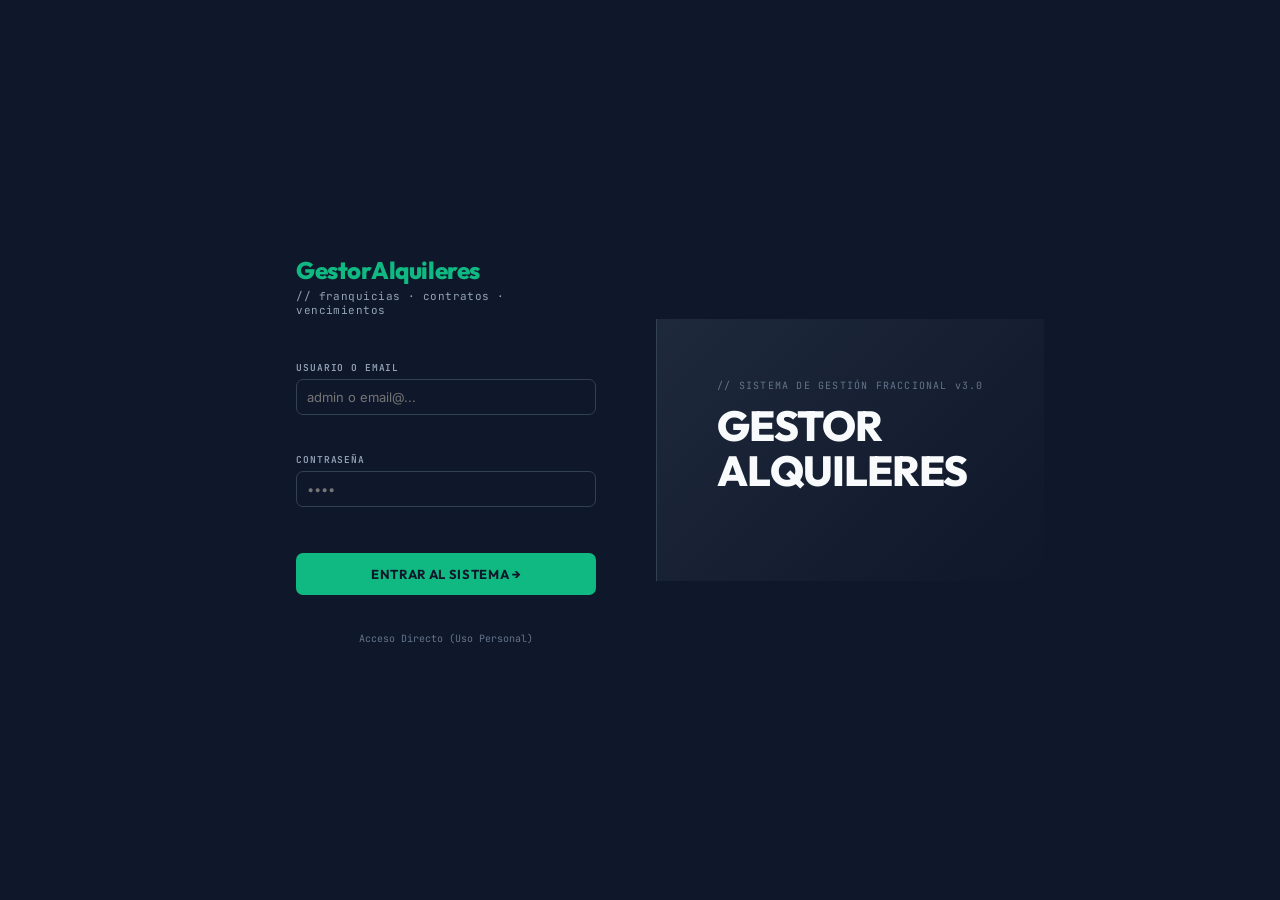
<file: Alquileres/legajo.html>
<!DOCTYPE html>
<html lang="es">

<head>
  <meta charset="UTF-8" />
  <meta name="viewport" content="width=device-width, initial-scale=1.0" />
  <link rel="icon" type="image/svg+xml" href="data:image/svg+xml,%3Csvg xmlns='http://www.w3.org/2000/svg' viewBox='0 0 32 32'%3E%3Crect width='32' height='32' rx='6' fill='%2310b981'/%3E%3Ctext x='50%25' y='50%25' dominant-baseline='central' text-anchor='middle' font-family='system-ui,sans-serif' font-size='20' font-weight='800' fill='%230f172a'%3EG%3C/text%3E%3C/svg%3E">
  <title>Gestor de Alquileres - Legajo</title>
  <link
    href="https://fonts.googleapis.com/css2?family=Outfit:wght@400;600;700;800&family=JetBrains+Mono:wght@400;500;600;700&family=Inter:wght@300;400;500;600;700&display=swap"
    rel="stylesheet" />
  <link rel="stylesheet" href="style.css?v=12.0">
</head>

<body>

  <div id="app">
    <div class="sidebar-backdrop" id="sb-backdrop" onclick="closeMobSidebar()"></div>
    <aside class="sidebar">
      <div class="slogo">GestorAlquileres<span>// v3.0 franquicias</span></div>
      <div class="ssec">// navegación</div>
      <div class="nav" onclick="goPage('dashboard',this)">
        <svg width="20" height="20" viewBox="0 0 24 24" fill="none" stroke="currentColor" stroke-width="2" stroke-linecap="round" stroke-linejoin="round"><rect width="7" height="9" x="3" y="3" rx="1"/><rect width="7" height="5" x="14" y="3" rx="1"/><rect width="7" height="9" x="14" y="12" rx="1"/><rect width="7" height="5" x="3" y="16" rx="1"/></svg>
        Menú
      </div>
      <div class="nav" onclick="goPage('tiendas',this)">
        <svg width="20" height="20" viewBox="0 0 24 24" fill="none" stroke="currentColor" stroke-width="2" stroke-linecap="round" stroke-linejoin="round"><path d="m2 7 4.41-4.41A2 2 0 0 1 7.83 2h8.34a2 2 0 0 1 1.42.59L22 7"/><path d="M4 12v8a2 2 0 0 0 2 2h12a2 2 0 0 0 2-2v-8"/><path d="M15 22v-4a2 2 0 0 0-2-2h-2a2 2 0 0 0-2 2v4"/><path d="M2 7h20"/><path d="M22 7v3a2 2 0 0 1-2 2v0a2.7 2.7 0 0 1-1.59-.63.7.7 0 0 0-.82 0A2.7 2.7 0 0 1 16 12a2.7 2.7 0 0 1-1.59-.63.7.7 0 0 0-.82 0A2.7 2.7 0 0 1 12 12a2.7 2.7 0 0 1-1.59-.63.7.7 0 0 0-.82 0A2.7 2.7 0 0 1 8 12a2.7 2.7 0 0 1-1.59-.63.7.7 0 0 0-.82 0A2.7 2.7 0 0 1 4 12v0a2 2 0 0 1-2-2V7"/></svg>
        Tiendas
      </div>
      <div class="nav" onclick="goPage('contactos',this)">
        <svg width="20" height="20" viewBox="0 0 24 24" fill="none" stroke="currentColor" stroke-width="2" stroke-linecap="round" stroke-linejoin="round"><path d="M16 21v-2a4 4 0 0 0-4-4H6a4 4 0 0 0-4 4v2"/><circle cx="9" cy="7" r="4"/><path d="M22 21v-2a4 4 0 0 0-3-3.87"/><path d="M16 3.13a4 4 0 0 1 0 7.75"/></svg>
        Contactos
      </div>
      <div class="nav" onclick="goPage('reportes',this)">
        <svg width="20" height="20" viewBox="0 0 24 24" fill="none" stroke="currentColor" stroke-width="2" stroke-linecap="round" stroke-linejoin="round"><line x1="18" y1="20" x2="18" y2="10"/><line x1="12" y1="20" x2="12" y2="4"/><line x1="6" y1="20" x2="6" y2="14"/></svg>
        Reportes
      </div>
      <div class="nav" onclick="goPage('pagos',this)">
        <svg width="20" height="20" viewBox="0 0 24 24" fill="none" stroke="currentColor" stroke-width="2" stroke-linecap="round" stroke-linejoin="round"><rect width="20" height="14" x="2" y="5" rx="2"/><line x1="2" y1="10" x2="22" y2="10"/></svg>
        Seguimiento Pagos
      </div>
      <div class="nav" onclick="goPage('checklist',this)">
        <svg width="20" height="20" viewBox="0 0 24 24" fill="none" stroke="currentColor" stroke-width="2" stroke-linecap="round" stroke-linejoin="round"><path d="m9 11 3 3L22 4"/><path d="M21 12v7a2 2 0 0 1-2 2H5a2 2 0 0 1-2-2V5a2 2 0 0 1 2-2h11"/></svg>
        Check List
      </div>
      <div class="nav" onclick="goPage('ajustes',this)">
        <svg width="20" height="20" viewBox="0 0 24 24" fill="none" stroke="currentColor" stroke-width="2" stroke-linecap="round" stroke-linejoin="round"><rect width="16" height="20" x="4" y="2" rx="2"/><line x1="8" y1="6" x2="16" y2="6"/><line x1="16" y1="14" x2="16" y2="18"/><path d="M16 10h.01"/><path d="M12 10h.01"/><path d="M8 10h.01"/><path d="M12 14h.01"/><path d="M8 14h.01"/><path d="M12 18h.01"/><path d="M8 18h.01"/></svg>
        Calculadora
      </div>
      <div class="ssec">// config</div>
      <div class="nav" onclick="goPage('ipc',this)">
        <svg width="20" height="20" viewBox="0 0 24 24" fill="none" stroke="currentColor" stroke-width="2" stroke-linecap="round" stroke-linejoin="round"><polyline points="22 7 13.5 15.5 8.5 10.5 2 17"/><polyline points="16 7 22 7 22 13"/></svg>
        Índice IPC
      </div>
      <div class="nav" onclick="goPage('cuentas',this)" id="nav-cuentas" style="display:none;">
        <svg width="20" height="20" viewBox="0 0 24 24" fill="none" stroke="currentColor" stroke-width="2" stroke-linecap="round" stroke-linejoin="round"><path d="M16 21v-2a4 4 0 0 0-4-4H6a4 4 0 0 0-4 4v2"/><circle cx="9" cy="7" r="4"/><path d="M19 8v6M16 11h6"/></svg>
        Cuentas
      </div>
      <div class="sbot">
        <div style="position:relative;margin:0 6px 8px;">
          <div id="drive-status" onclick="toggleServerMenu(event)"
            style="display:flex;align-items:center;gap:8px;padding:8px 12px;border-radius:8px;cursor:pointer;background:var(--s2);border:1px solid var(--bdr);transition:border-color .2s;user-select:none;">
            <svg width="20" height="20" viewBox="0 0 24 24" fill="none" stroke="currentColor" stroke-width="2" stroke-linecap="round" stroke-linejoin="round"><ellipse cx="12" cy="5" rx="9" ry="3"/><path d="M3 5v14c0 1.66 4 3 9 3s9-1.34 9-3V5"/><path d="M3 12c0 1.66 4 3 9 3s9-1.34 9-3"/></svg>
            <div style="flex:1;min-width:0;">
              <div id="server-type-label"
                style="font-family:var(--fm);font-size:9px;text-transform:uppercase;letter-spacing:.08em;color:var(--t3);">
                Servidor local</div>
              <div style="font-size:11px;color:var(--t2);white-space:nowrap;overflow:hidden;text-overflow:ellipsis;"
                id="drive-label">Sin conectar</div>
            </div>
            <div style="display:flex;align-items:center;gap:5px;">
              <div id="drive-dot" style="width:7px;height:7px;border-radius:50%;background:var(--t4);flex-shrink:0;">
              </div>
              <svg viewBox="0 0 24 24" width="10" height="10" fill="none" stroke="currentColor" stroke-width="2.5"
                style="color:var(--t3)">
                <polyline points="6,9 12,15 18,9" />
              </svg>
            </div>
          </div>
          <div id="server-menu"
            style="display:none;position:absolute;bottom:calc(100% + 6px);left:0;right:0;background:var(--s2);border:1px solid var(--bdr2);border-radius:8px;overflow:hidden;box-shadow:0 8px 24px rgba(0,0,0,.5);z-index:999;">
            <div
              style="font-family:var(--fm);font-size:9px;text-transform:uppercase;letter-spacing:.1em;color:var(--t3);padding:8px 12px 4px;">
              // opciones</div>
            <div onclick="exportarDatos()" class="smenu-item">
              <svg viewBox="0 0 24 24" width="13" height="13" fill="none" stroke="currentColor" stroke-width="2">
                <path d="M21 15v4a2 2 0 01-2 2H5a2 2 0 01-2-2v-4" />
                <polyline points="7,10 12,15 17,10" />
                <line x1="12" y1="15" x2="12" y2="3" />
              </svg>
              Exportar backup
            </div>
            <div onclick="importarDatos()" class="smenu-item">
              <svg viewBox="0 0 24 24" width="13" height="13" fill="none" stroke="currentColor" stroke-width="2">
                <path d="M21 15v4a2 2 0 01-2 2H5a2 2 0 01-2-2v-4" />
                <polyline points="17,8 12,3 7,8" />
                <line x1="12" y1="3" x2="12" y2="15" />
              </svg>
              Importar backup
            </div>
            <div style="height:1px;background:var(--bdr);margin:3px 0;"></div>
            <div onclick="closeServerMenu();goPage('cuentas',null)" class="smenu-item">
              <svg width="14" height="14" viewBox="0 0 24 24" fill="none" stroke="currentColor" stroke-width="2" stroke-linecap="round" stroke-linejoin="round" style="color:var(--t3);margin-right:8px;"><path d="M16 21v-2a4 4 0 0 0-4-4H6a4 4 0 0 0-4 4v2"/><circle cx="9" cy="7" r="4"/><path d="M19 8v6M16 11h6"/></svg>
              Cuentas
            </div>
            <div onclick="closeServerMenu();goPage('archivados',null)" class="smenu-item">
              <svg width="14" height="14" viewBox="0 0 24 24" fill="none" stroke="currentColor" stroke-width="2" stroke-linecap="round" stroke-linejoin="round" style="color:var(--t3);margin-right:8px;"><polyline points="21 8 21 21 3 21 3 8"/><rect width="22" height="5" x="1" y="3"/><line x1="10" y1="12" x2="14" y2="12"/></svg>
              Archivados
            </div>
            <div style="height:1px;background:var(--bdr);margin:3px 0;"></div>
            <div onclick="pedirPassYVaciar()" class="smenu-item smenu-danger">
              <svg width="14" height="14" viewBox="0 0 24 24" fill="none" stroke="currentColor" stroke-width="2" stroke-linecap="round" stroke-linejoin="round" style="color:var(--danger);margin-right:8px;"><path d="M3 6h18"/><path d="M19 6v14c0 1-1 2-2 2H7c-1 0-2-1-2-2V6"/><path d="M8 6V4c0-1 1-2 2-2h4c1 0 2 1 2 2v2"/><line x1="10" y1="11" x2="10" y2="17"/><line x1="14" y1="11" x2="14" y2="17"/></svg>
              Vaciar base de datos
            </div>
          </div>
        </div>
        <div class="uchip">
          <div class="uav" id="uav">A</div>
          <div>
            <div class="un" id="uname">Admin</div>
            <div class="ur" id="urole">admin</div>
          </div>
          <button class="blogout" onclick="doLogout()" title="Cerrar sesión">
            <svg width="18" height="18" viewBox="0 0 24 24" fill="none" stroke="currentColor" stroke-width="2" stroke-linecap="round" stroke-linejoin="round"><path d="M9 21H5a2 2 0 0 1-2-2V5a2 2 0 0 1 2-2h4"/><polyline points="16 17 21 12 16 7"/><line x1="21" y1="12" x2="9" y2="12"/></svg>
          </button>
        </div>
      </div>
    </aside>

    <main class="main">
    <div class="mob-topbar">
      <button class="mob-menu-btn" onclick="toggleMobSidebar()" aria-label="Menu">
        <svg width="18" height="18" viewBox="0 0 24 24" fill="none" stroke="currentColor" stroke-width="2.5" stroke-linecap="round" stroke-linejoin="round"><line x1="3" y1="6" x2="21" y2="6"/><line x1="3" y1="12" x2="21" y2="12"/><line x1="3" y1="18" x2="21" y2="18"/></svg>
      </button>
      <span class="mob-topbar-title">GestorAlquileres</span>
    </div>
      <!-- LEGAJO -->
      <div class="page active" id="page-legajo">
        <div style="display:flex;align-items:center;gap:12px;margin-bottom:16px;">
          <button onclick="goBack()" class="btn-back" title="Volver atrás">
            <svg width="18" height="18" viewBox="0 0 24 24" fill="none" stroke="currentColor" stroke-width="2.5" stroke-linecap="round" stroke-linejoin="round"><line x1="19" y1="12" x2="5" y2="12"></line><polyline points="12 19 5 12 12 5"></polyline></svg>
          </button>
          <div class="breadcrumb" style="margin-bottom:0;cursor:default;">
            <span onclick="goPage('tiendas',document.querySelectorAll('.nav')[1])"
              style="cursor:pointer;">Tiendas</span>
            <span class="sep">/</span>
            <span id="leg-breadcrumb-name" style="color:var(--acc)">—</span>
          </div>
        </div>
        <div class="legajo-wrap" id="legajo-content"></div>
      </div>
    </main>
  </div>

  <!-- Modal Tienda -->
  <div class="moverlay" id="m-tienda">
    <div class="mdialog">
      <div class="mhead">
        <div class="mtitle" id="m-t-title">Editar Tienda</div><button class="mclose"
          onclick="closeModal('m-tienda')">×</button>
      </div>
      <div class="mbody">
        <div class="tabbar">
          <div class="tab active" onclick="swTab(this,'mt-gen')">General</div>
          <div class="tab" onclick="swTab(this,'mt-con')">Contratos</div>
          <div class="tab" onclick="swTab(this,'mt-eco')">Económico</div>
          <div class="tab" onclick="swTab(this,'mt-obs')">Observaciones</div>
        </div>
        <div id="mt-gen">
          <div class="frow">
            <div class="fg"><label>Nombre *</label><input type="text" id="t-nombre"
                placeholder="Ej: Nombre de la tienda" /></div>
            <div class="fg"><label>Número de Tienda</label><input type="text" id="t-num" placeholder="Ej: LY01" /></div>
          </div>
          <div class="frow">
            <div class="fg"><label>Tipo</label><select id="t-tipo">
                <option value="FRANQUICIA">Franquicia</option>
                <option value="SUCURSAL">Sucursal</option>
              </select></div>
            <div class="fg"><label>Departamento/Provincia</label><input type="text" id="t-depar"
                placeholder="Ej: San Rafael, Mendoza" /></div>
          </div>
          <div class="frow">
            <div class="fg"><label>Razón social</label><input type="text" id="t-razon" placeholder="Razón social" /></div>
            <div class="fg"><label>CUIT</label><input type="text" id="t-cuit" placeholder="XX-XXXXXXXX-X" /></div>
          </div>
          <div class="frow">
            <div class="fg"><label>Superficie (m²)</label><input type="text" id="t-m2" placeholder="Ej: 150" /></div>
            <div class="fg"><label>Dirección</label><input type="text" id="t-dir" placeholder="Calle, número, localidad" /></div>
          </div>
          <div class="frow">
            <div class="fg"><label>Propietario del local</label><input type="text" id="t-prop"
                placeholder="Nombre propietario" /></div>
            <div class="fg"><label>Usuario del local</label><input type="text" id="t-usuario" placeholder="Nombre del inquilino" /></div>
            <div class="fg"><label>Teléfono</label><input type="text" id="t-tel" placeholder="Ej: 261..." /></div>
          </div>
          <div class="frow">
            <div class="fg"><label>Contacto / Emails (usar / para varios)</label><input type="text" id="t-cont"
                placeholder="ejemplo@mail.com / otro@mail.com" /></div>
            <div class="fg"><label>Adenda</label><select id="t-adenda">
                <option value="no">No</option>
                <option value="si">Sí</option>
              </select></div>
          </div>
        </div>
        <div id="mt-con" style="display:none;">
          <div
            style="background:var(--s3);border-radius:7px;padding:10px;margin-bottom:12px;font-family:var(--fm);font-size:10px;color:var(--t3);">
            Dejá en blanco lo que no aplique.</div>
          <div
            style="font-family:var(--fm);font-size:9px;text-transform:uppercase;letter-spacing:.08em;color:var(--t3);margin-bottom:8px;">
            📄 Contrato de Locación</div>
          <div class="frow">
            <div class="fg"><label>Inicio</label><input type="date" id="t-loc-ini" /></div>
            <div class="fg"><label>Vencimiento</label><input type="date" id="t-loc-fin" /></div>
          </div>
          <div class="divider"></div>
          <div
            style="font-family:var(--fm);font-size:9px;text-transform:uppercase;letter-spacing:.08em;color:var(--t3);margin-bottom:8px;">
            📄 Contrato de Sublocación</div>
          <div class="frow">
            <div class="fg"><label>Inicio</label><input type="date" id="t-sub-ini" /></div>
            <div class="fg"><label>Vencimiento</label><input type="date" id="t-sub-fin" /></div>
          </div>
          <div class="divider"></div>
          <div
            style="font-family:var(--fm);font-size:9px;text-transform:uppercase;letter-spacing:.08em;color:var(--t3);margin-bottom:8px;">
            🔒 Caución</div>
          <div class="frow">
            <div class="fg"><label>Inicio</label><input type="date" id="t-cau-ini" /></div>
            <div class="fg"><label>Vencimiento</label><input type="date" id="t-cau-fin" /></div>
          </div>
          <div class="divider"></div>
          <div
            style="font-family:var(--fm);font-size:9px;text-transform:uppercase;letter-spacing:.08em;color:var(--t3);margin-bottom:8px;">
            🏢 Contrato de Franquicia</div>
          <div class="frow">
            <div class="fg"><label>Inicio</label><input type="date" id="t-fra-ini" /></div>
            <div class="fg"><label>Vencimiento</label><input type="date" id="t-fra-fin" /></div>
          </div>
        </div>
        <div id="mt-eco" style="display:none;">
          <div class="frow">
            <div class="fg">
              <label>Inicio contrato (cálculo)
                <span id="t-ini-sync-badge"
                  style="display:none;font-family:var(--fm);font-size:9px;color:var(--acc);margin-left:6px;cursor:pointer;"
                  onclick="desyncIni()" title="Clic para editar manualmente">● sincronizado con Locación ✕</span>
              </label>
              <input type="date" id="t-ini" oninput="markIniManual()" />
              <div style="font-family:var(--fm);font-size:10px;color:var(--t3);margin-top:4px;" id="t-ini-hint">
                Se completa automáticamente con la fecha de inicio del contrato de Locación.
              </div>
            </div>
            <div class="fg"><label>Monto inicial ($)</label><input type="number" id="t-monto" placeholder="350000" />
            </div>
          </div>
          <div class="frow">
            <div class="fg"><label>Frecuencia de ajuste</label>
              <select id="t-ajuste">
                <option value="Mensual">Mensual</option>
                <option value="Trimestral">Trimestral</option>
                <option value="Cuatrimestral">Cuatrimestral</option>
                <option value="Semestral" selected>Semestral</option>
                <option value="Anual">Anual</option>
              </select>
            </div>
            <div class="fg"><label>Índice de actualización</label>
              <select id="t-indice" onchange="toggleIndiceFields(this.value)">
                <option value="IPC Nacional">IPC Nacional</option>
                <option value="IPC Cuyo">IPC Zona Cuyo</option>
                <option value="ICL">ICL – Ley 27.551</option>
                <option value="CCT 130/75">C.C.T. 130/75 – Vendedor A</option>
                <option value="Fijo">Porcentaje fijo</option>
                <option value="Manual">Arregla con el dueño</option>
              </select>
            </div>
            <div class="fg"><label>Desfase de índice</label>
              <select id="t-desfase">
                <option value="1" selected>1 mes (Estándar)</option>
                <option value="2">2 meses (Facturación)</option>
                <option value="0">Sin desfase</option>
              </select>
            </div>
          </div>
          <div id="t-indice-extra"
            style="margin-top:10px; display:none; background:rgba(255,255,255,.03); border:1px solid var(--bdr); border-radius:8px; padding:12px;">
            <div id="t-icl-extra" style="display:none;">
              <div class="fg" style="margin:0;"><label>ICL en fecha de inicio</label><input type="number" id="t-icl-ini"
                  placeholder="Ej: 2.5100" step="0.0001" /></div>
              <div style="font-family:var(--fm);font-size:10px;color:var(--t3);margin-top:6px;">El ICL actual se tomará
                de la tabla de índices.</div>
            </div>
            <div id="t-fijo-extra" style="display:none;">
              <div class="fg" style="margin:0;"><label>Porcentaje de aumento (%)</label><input type="number"
                  id="t-pct-fijo" placeholder="Ej: 30" step="0.1" /></div>
            </div>
          </div>
          <div class="frow" style="margin-top:15px;">
            <div class="fg"><label>Depósito / Caución ($)</label><input type="number" id="t-dep" placeholder="700000" />
            </div>
            <div class="fg"><label>Día de pago del canon</label><input type="number" id="t-diapago" placeholder="10"
                min="1" max="31" /></div>
          </div>
        </div>
        <div id="mt-obs" style="display:none;">
          <div class="fg"><label>Irregularidades / alertas internas</label><textarea id="t-irreg"
              placeholder="Ej: SIN CAUCION, FACTURA PENDIENTE..."></textarea></div>
          <div class="fg"><label>Observaciones generales</label><textarea id="t-obs"
              placeholder="Notas sobre esta tienda..."></textarea></div>
        </div>
      </div>
      <div class="mfoot" style="justify-content:flex-end; gap:6px;">
        <button class="btn bg2" onclick="closeModal('m-tienda')">Cancelar</button>
        <button class="btn ba" onclick="saveTienda()">Guardar tienda</button>
      </div>
    </div>
  </div>

  <script src="app.js?v=5.0"></script>
</body>

</html>
</file>
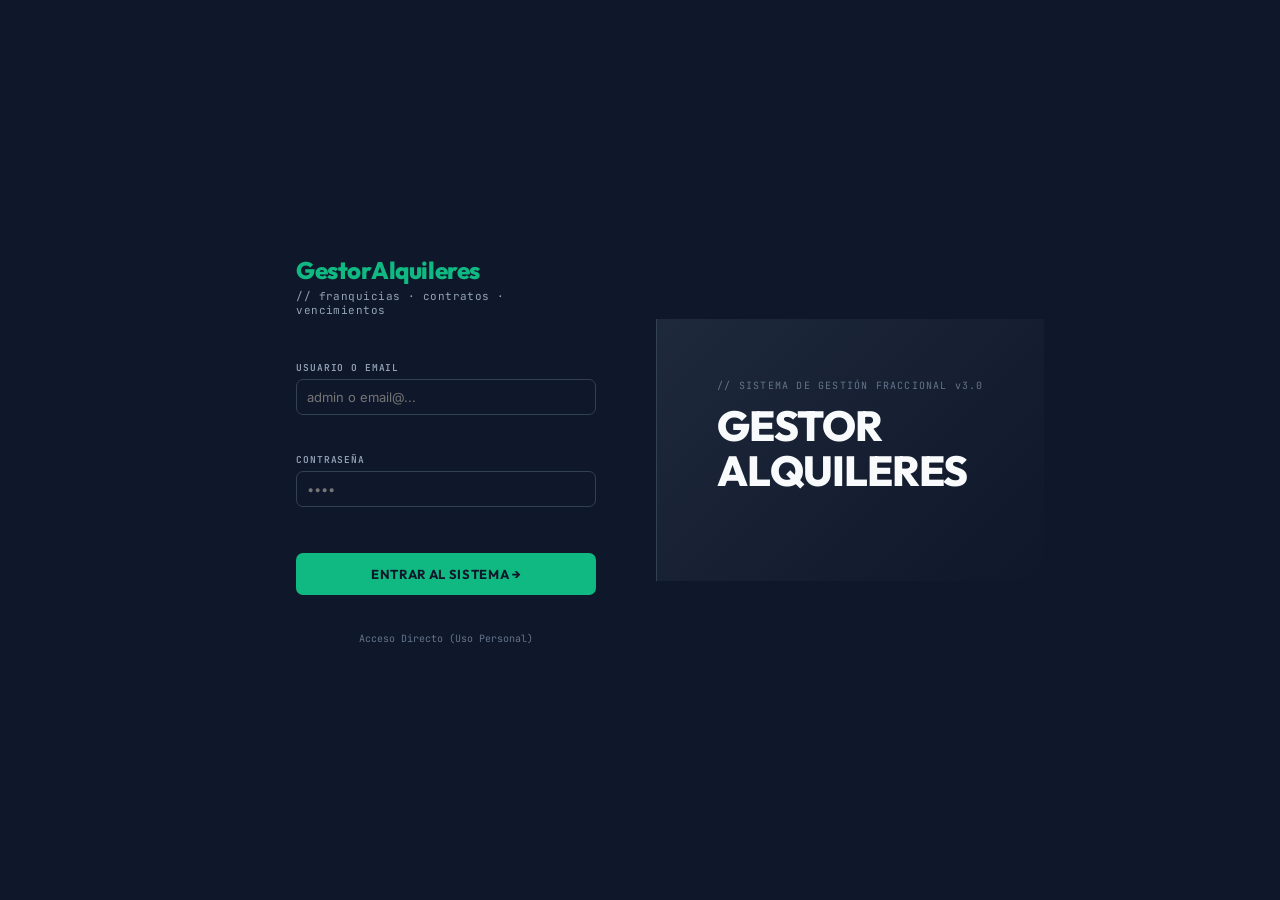
<file: Alquileres/pagos.html>
<!DOCTYPE html>
<html lang="es">

<head>
  <meta charset="UTF-8" />
  <meta name="viewport" content="width=device-width, initial-scale=1.0" />
  <link rel="icon" type="image/svg+xml" href="data:image/svg+xml,%3Csvg xmlns='http://www.w3.org/2000/svg' viewBox='0 0 32 32'%3E%3Crect width='32' height='32' rx='6' fill='%2310b981'/%3E%3Ctext x='50%25' y='50%25' dominant-baseline='central' text-anchor='middle' font-family='system-ui,sans-serif' font-size='20' font-weight='800' fill='%230f172a'%3EG%3C/text%3E%3C/svg%3E">
  <title>Gestor de Alquileres - Seguimiento Pagos</title>
  <link
    href="https://fonts.googleapis.com/css2?family=Outfit:wght@400;600;700;800&family=JetBrains+Mono:wght@400;500;600;700&family=Inter:wght@300;400;500;600;700&display=swap"
    rel="stylesheet" />
  <link rel="stylesheet" href="style.css?v=12.0">
</head>

<body>

  <div id="app">
    <div class="sidebar-backdrop" id="sb-backdrop" onclick="closeMobSidebar()"></div>
    <aside class="sidebar">
      <div class="slogo">GestorAlquileres<span>// v3.0 franquicias</span></div>
      <div class="ssec">// navegación</div>
      <div class="nav" onclick="goPage('dashboard',this)">
        <svg width="20" height="20" viewBox="0 0 24 24" fill="none" stroke="currentColor" stroke-width="2" stroke-linecap="round" stroke-linejoin="round"><rect width="7" height="9" x="3" y="3" rx="1"/><rect width="7" height="5" x="14" y="3" rx="1"/><rect width="7" height="9" x="14" y="12" rx="1"/><rect width="7" height="5" x="3" y="16" rx="1"/></svg>
        Menú
      </div>
      <div class="nav" onclick="goPage('tiendas',this)">
        <svg width="20" height="20" viewBox="0 0 24 24" fill="none" stroke="currentColor" stroke-width="2" stroke-linecap="round" stroke-linejoin="round"><path d="m2 7 4.41-4.41A2 2 0 0 1 7.83 2h8.34a2 2 0 0 1 1.42.59L22 7"/><path d="M4 12v8a2 2 0 0 0 2 2h12a2 2 0 0 0 2-2v-8"/><path d="M15 22v-4a2 2 0 0 0-2-2h-2a2 2 0 0 0-2 2v4"/><path d="M2 7h20"/><path d="M22 7v3a2 2 0 0 1-2 2v0a2.7 2.7 0 0 1-1.59-.63.7.7 0 0 0-.82 0A2.7 2.7 0 0 1 16 12a2.7 2.7 0 0 1-1.59-.63.7.7 0 0 0-.82 0A2.7 2.7 0 0 1 12 12a2.7 2.7 0 0 1-1.59-.63.7.7 0 0 0-.82 0A2.7 2.7 0 0 1 8 12a2.7 2.7 0 0 1-1.59-.63.7.7 0 0 0-.82 0A2.7 2.7 0 0 1 4 12v0a2 2 0 0 1-2-2V7"/></svg>
        Tiendas
      </div>
      <div class="nav" onclick="goPage('contactos',this)">
        <svg width="20" height="20" viewBox="0 0 24 24" fill="none" stroke="currentColor" stroke-width="2" stroke-linecap="round" stroke-linejoin="round"><path d="M16 21v-2a4 4 0 0 0-4-4H6a4 4 0 0 0-4 4v2"/><circle cx="9" cy="7" r="4"/><path d="M22 21v-2a4 4 0 0 0-3-3.87"/><path d="M16 3.13a4 4 0 0 1 0 7.75"/></svg>
        Contactos
      </div>
      <div class="nav" onclick="goPage('reportes',this)">
        <svg width="20" height="20" viewBox="0 0 24 24" fill="none" stroke="currentColor" stroke-width="2" stroke-linecap="round" stroke-linejoin="round"><line x1="18" y1="20" x2="18" y2="10"/><line x1="12" y1="20" x2="12" y2="4"/><line x1="6" y1="20" x2="6" y2="14"/></svg>
        Reportes
      </div>
      <div class="nav active" onclick="goPage('pagos',this)">
        <svg width="20" height="20" viewBox="0 0 24 24" fill="none" stroke="currentColor" stroke-width="2" stroke-linecap="round" stroke-linejoin="round"><rect width="20" height="14" x="2" y="5" rx="2"/><line x1="2" y1="10" x2="22" y2="10"/></svg>
        Seguimiento Pagos
      </div>
      <div class="nav" onclick="goPage('checklist',this)">
        <svg width="20" height="20" viewBox="0 0 24 24" fill="none" stroke="currentColor" stroke-width="2" stroke-linecap="round" stroke-linejoin="round"><path d="m9 11 3 3L22 4"/><path d="M21 12v7a2 2 0 0 1-2 2H5a2 2 0 0 1-2-2V5a2 2 0 0 1 2-2h11"/></svg>
        Check List
      </div>
      <div class="nav" onclick="goPage('ajustes',this)">
        <svg width="20" height="20" viewBox="0 0 24 24" fill="none" stroke="currentColor" stroke-width="2" stroke-linecap="round" stroke-linejoin="round"><rect width="16" height="20" x="4" y="2" rx="2"/><line x1="8" y1="6" x2="16" y2="6"/><line x1="16" y1="14" x2="16" y2="18"/><path d="M16 10h.01"/><path d="M12 10h.01"/><path d="M8 10h.01"/><path d="M12 14h.01"/><path d="M8 14h.01"/><path d="M12 18h.01"/><path d="M8 18h.01"/></svg>
        Calculadora
      </div>
      <div class="ssec">// config</div>
      <div class="nav" onclick="goPage('ipc',this)">
        <svg width="20" height="20" viewBox="0 0 24 24" fill="none" stroke="currentColor" stroke-width="2" stroke-linecap="round" stroke-linejoin="round"><polyline points="22 7 13.5 15.5 8.5 10.5 2 17"/><polyline points="16 7 22 7 22 13"/></svg>
        Índice IPC
      </div>
      <div class="nav" onclick="goPage('cuentas',this)" id="nav-cuentas" style="display:none;">
        <svg width="20" height="20" viewBox="0 0 24 24" fill="none" stroke="currentColor" stroke-width="2" stroke-linecap="round" stroke-linejoin="round"><path d="M16 21v-2a4 4 0 0 0-4-4H6a4 4 0 0 0-4 4v2"/><circle cx="9" cy="7" r="4"/><path d="M19 8v6M16 11h6"/></svg>
        Cuentas
      </div>
      <div class="sbot">
        <div style="position:relative;margin:0 6px 8px;">
          <div id="drive-status" onclick="toggleServerMenu(event)"
            style="display:flex;align-items:center;gap:8px;padding:8px 12px;border-radius:8px;cursor:pointer;background:var(--s2);border:1px solid var(--bdr);transition:border-color .2s;user-select:none;">
            <svg width="20" height="20" viewBox="0 0 24 24" fill="none" stroke="currentColor" stroke-width="2" stroke-linecap="round" stroke-linejoin="round"><ellipse cx="12" cy="5" rx="9" ry="3"/><path d="M3 5v14c0 1.66 4 3 9 3s9-1.34 9-3V5"/><path d="M3 12c0 1.66 4 3 9 3s9-1.34 9-3"/></svg>
            <div style="flex:1;min-width:0;">
              <div id="server-type-label"
                style="font-family:var(--fm);font-size:9px;text-transform:uppercase;letter-spacing:.08em;color:var(--t3);">
                Servidor local</div>
              <div style="font-size:11px;color:var(--t2);white-space:nowrap;overflow:hidden;text-overflow:ellipsis;"
                id="drive-label">Sin conectar</div>
            </div>
            <div style="display:flex;align-items:center;gap:5px;">
              <div id="drive-dot" style="width:7px;height:7px;border-radius:50%;background:var(--t4);flex-shrink:0;">
              </div>
              <svg viewBox="0 0 24 24" width="10" height="10" fill="none" stroke="currentColor" stroke-width="2.5"
                style="color:var(--t3)">
                <polyline points="6,9 12,15 18,9" />
              </svg>
            </div>
          </div>
          <div id="server-menu"
            style="display:none;position:absolute;bottom:calc(100% + 6px);left:0;right:0;background:var(--s2);border:1px solid var(--bdr2);border-radius:8px;overflow:hidden;box-shadow:0 8px 24px rgba(0,0,0,.5);z-index:999;">
            <div
              style="font-family:var(--fm);font-size:9px;text-transform:uppercase;letter-spacing:.1em;color:var(--t3);padding:8px 12px 4px;">
              // opciones</div>
            <div onclick="exportarDatos()" class="smenu-item">
              <svg viewBox="0 0 24 24" width="13" height="13" fill="none" stroke="currentColor" stroke-width="2">
                <path d="M21 15v4a2 2 0 01-2 2H5a2 2 0 01-2-2v-4" />
                <polyline points="7,10 12,15 17,10" />
                <line x1="12" y1="15" x2="12" y2="3" />
              </svg>
              Exportar backup
            </div>
            <div onclick="importarDatos()" class="smenu-item">
              <svg viewBox="0 0 24 24" width="13" height="13" fill="none" stroke="currentColor" stroke-width="2">
                <path d="M21 15v4a2 2 0 01-2 2H5a2 2 0 01-2-2v-4" />
                <polyline points="17,8 12,3 7,8" />
                <line x1="12" y1="3" x2="12" y2="15" />
              </svg>
              Importar backup
            </div>
            <div style="height:1px;background:var(--bdr);margin:3px 0;"></div>
            <div onclick="closeServerMenu();goPage('cuentas',null)" class="smenu-item">
              <svg width="14" height="14" viewBox="0 0 24 24" fill="none" stroke="currentColor" stroke-width="2" stroke-linecap="round" stroke-linejoin="round" style="color:var(--t3);margin-right:8px;"><path d="M16 21v-2a4 4 0 0 0-4-4H6a4 4 0 0 0-4 4v2"/><circle cx="9" cy="7" r="4"/><path d="M19 8v6M16 11h6"/></svg>
              Cuentas
            </div>
            <div onclick="closeServerMenu();goPage('archivados',null)" class="smenu-item">
              <svg width="14" height="14" viewBox="0 0 24 24" fill="none" stroke="currentColor" stroke-width="2" stroke-linecap="round" stroke-linejoin="round" style="color:var(--t3);margin-right:8px;"><polyline points="21 8 21 21 3 21 3 8"/><rect width="22" height="5" x="1" y="3"/><line x1="10" y1="12" x2="14" y2="12"/></svg>
              Archivados
            </div>
            <div style="height:1px;background:var(--bdr);margin:3px 0;"></div>
            <div onclick="pedirPassYVaciar()" class="smenu-item smenu-danger">
              <svg width="14" height="14" viewBox="0 0 24 24" fill="none" stroke="currentColor" stroke-width="2" stroke-linecap="round" stroke-linejoin="round" style="color:var(--danger);margin-right:8px;"><path d="M3 6h18"/><path d="M19 6v14c0 1-1 2-2 2H7c-1 0-2-1-2-2V6"/><path d="M8 6V4c0-1 1-2 2-2h4c1 0 2 1 2 2v2"/><line x1="10" y1="11" x2="10" y2="17"/><line x1="14" y1="11" x2="14" y2="17"/></svg>
              Vaciar base de datos
            </div>
          </div>
        </div>
        <div class="uchip">
          <div class="uav" id="uav">A</div>
          <div>
            <div class="un" id="uname">Admin</div>
            <div class="ur" id="urole">admin</div>
          </div>
          <button class="blogout" onclick="doLogout()" title="Cerrar sesión">
            <svg width="18" height="18" viewBox="0 0 24 24" fill="none" stroke="currentColor" stroke-width="2" stroke-linecap="round" stroke-linejoin="round"><path d="M9 21H5a2 2 0 0 1-2-2V5a2 2 0 0 1 2-2h4"/><polyline points="16 17 21 12 16 7"/><line x1="21" y1="12" x2="9" y2="12"/></svg>
          </button>
        </div>
      </div>
    </aside>

    <main class="main">
    <div class="mob-topbar">
      <button class="mob-menu-btn" onclick="toggleMobSidebar()" aria-label="Menu">
        <svg width="18" height="18" viewBox="0 0 24 24" fill="none" stroke="currentColor" stroke-width="2.5" stroke-linecap="round" stroke-linejoin="round"><line x1="3" y1="6" x2="21" y2="6"/><line x1="3" y1="12" x2="21" y2="12"/><line x1="3" y1="18" x2="21" y2="18"/></svg>
      </button>
      <span class="mob-topbar-title">GestorAlquileres</span>
    </div>
      <!-- PAGOS -->
      <div class="page active" id="page-pagos">
        <div class="ph">
          <div style="display:flex;align-items:center;gap:12px;">
            <button onclick="goBack()" class="btn-back" title="Volver atrás">
              <svg width="18" height="18" viewBox="0 0 24 24" fill="none" stroke="currentColor" stroke-width="2.5" stroke-linecap="round" stroke-linejoin="round"><line x1="19" y1="12" x2="5" y2="12"></line><polyline points="12 19 5 12 12 5"></polyline></svg>
            </button>
            <div>
              <div class="ptitle">Seguimiento de Pagos</div>
              <div class="psub">// registro mensual de alquileres</div>
            </div>
          </div>
          <div class="year-pill" id="year-pill-pagos"></div>
          <button class="btn bg2 bsm" onclick="exportarPagosCSV()" title="Exportar pagos a CSV">
            <svg viewBox="0 0 24 24" fill="none" stroke="currentColor" stroke-width="2" width="12" height="12">
              <path d="M21 15v4a2 2 0 0 1-2 2H5a2 2 0 0 1-2-2v-4" />
              <polyline points="7,10 12,15 17,10" />
              <line x1="12" y1="15" x2="12" y2="3" />
            </svg>
            Exportar CSV
          </button>
        </div>
        <div class="tip">Hacé clic en cualquier celda para registrar o actualizar el estado del pago.</div>

        <!-- Resumen financiero del mes actual -->
        <div id="pagos-resumen" style="display:grid;grid-template-columns:repeat(4,1fr);gap:12px;margin-bottom:16px;">
        </div>

        <!-- Buscador y Filtros de Pagos -->
        <div style="display:flex; flex-direction:column; gap:12px; margin-bottom:16px;">
          <!-- Buscador y filtro de tipo (Todas/Sucursales/Franquicias) -->
          <div style="display:flex; justify-content:space-between; align-items:center; gap:12px; flex-wrap:wrap;">
            <div class="searchbar" style="margin:0; flex:1; min-width:280px;">
              <svg viewBox="0 0 24 24" fill="none" stroke="currentColor" stroke-width="2">
                <circle cx="11" cy="11" r="8" />
                <line x1="21" y1="21" x2="16.65" y2="16.65" />
              </svg>
              <input type="text" placeholder="Buscar tienda por nombre o propietario..." id="search-p" oninput="renderPagos()" />
            </div>
            <div style="display:flex; gap:4px; background:var(--s2); border:1px solid var(--bdr); border-radius:7px; padding:2px;" id="pagos-filtro-tipo">
              <button class="btn bsm active" onclick="setPagosFiltroTipo('TODAS', this)">Todas</button>
              <button class="btn bsm" onclick="setPagosFiltroTipo('SUCURSAL', this)">Sucursales</button>
              <button class="btn bsm" onclick="setPagosFiltroTipo('FRANQUICIA', this)">Franquicias</button>
            </div>
          </div>

          <!-- Filtro rápido por estado -->
          <div style="display:flex; gap:6px; flex-wrap:wrap; background:var(--s1); border:1px solid var(--bdr); padding:8px 12px; border-radius:8px; align-items:center;">
            <span style="font-family:var(--fm); font-size:10px; text-transform:uppercase; color:var(--t3); margin-right:8px;">Filtro Estado (Mes actual):</span>
            <button class="btn bg2 bsm pf-btn active" onclick="setPagoFiltro('', this)">Todos</button>
            <button class="btn bg2 bsm pf-btn" onclick="setPagoFiltro('PAGADO', this)" style="color:var(--ok);">Pagado</button>
            <button class="btn bg2 bsm pf-btn" onclick="setPagoFiltro('PENDIENTE', this)" style="color:var(--danger);">Pendiente</button>
            <button class="btn bg2 bsm pf-btn" onclick="setPagoFiltro('SIN_REGISTRAR', this)" style="color:var(--warn);">Sin registrar</button>
          </div>
        </div>

        <div id="pagos-wrap" style="display:flex; flex-direction:column; gap:8px;"></div>
      </div>
    </main>
  </div>

  <!-- Modal Pago -->
  <div class="moverlay" id="m-pago">
    <div class="mdialog" style="max-width:400px;">
      <div class="mhead">
        <div class="mtitle" id="m-pago-title">Pago</div><button class="mclose" onclick="closeModal('m-pago')">×</button>
      </div>
      <div class="mbody">
        <div class="fg"><label>Estado</label>
          <select id="p-estado">
            <option value="PAGADO">Pagado</option>
            <option value="PENDIENTE">Pendiente</option>
            <option value="CERRÓ">Cerró</option>
            <option value="ARREGLA">Arregla con el dueño</option>
            <option value="PAGA MATI">Paga Mati</option>
            <option value="">— Sin registrar</option>
          </select>
        </div>
        <div class="fg">
          <label>Monto abonado ($)</label>
          <input type="number" id="p-monto" placeholder="0" />
          <div id="p-monto-sugerido"
            style="display:none;margin-top:5px;font-family:var(--fm);font-size:10px;color:var(--info);cursor:pointer;"
            onclick="usarMontoSugerido()"></div>
        </div>
        <div class="fg"><label>Observación</label><input type="text" id="p-obs"
            placeholder="Ej: Trae el pago el día 15" /></div>
      </div>
      <div class="mfoot">
        <button class="btn bg2" onclick="closeModal('m-pago')">Cancelar</button>
        <button class="btn ba" onclick="savePago()">Guardar</button>
      </div>
    </div>
  </div>

  <script src="app.js?v=5.0"></script>
</body>

</html>
</file>
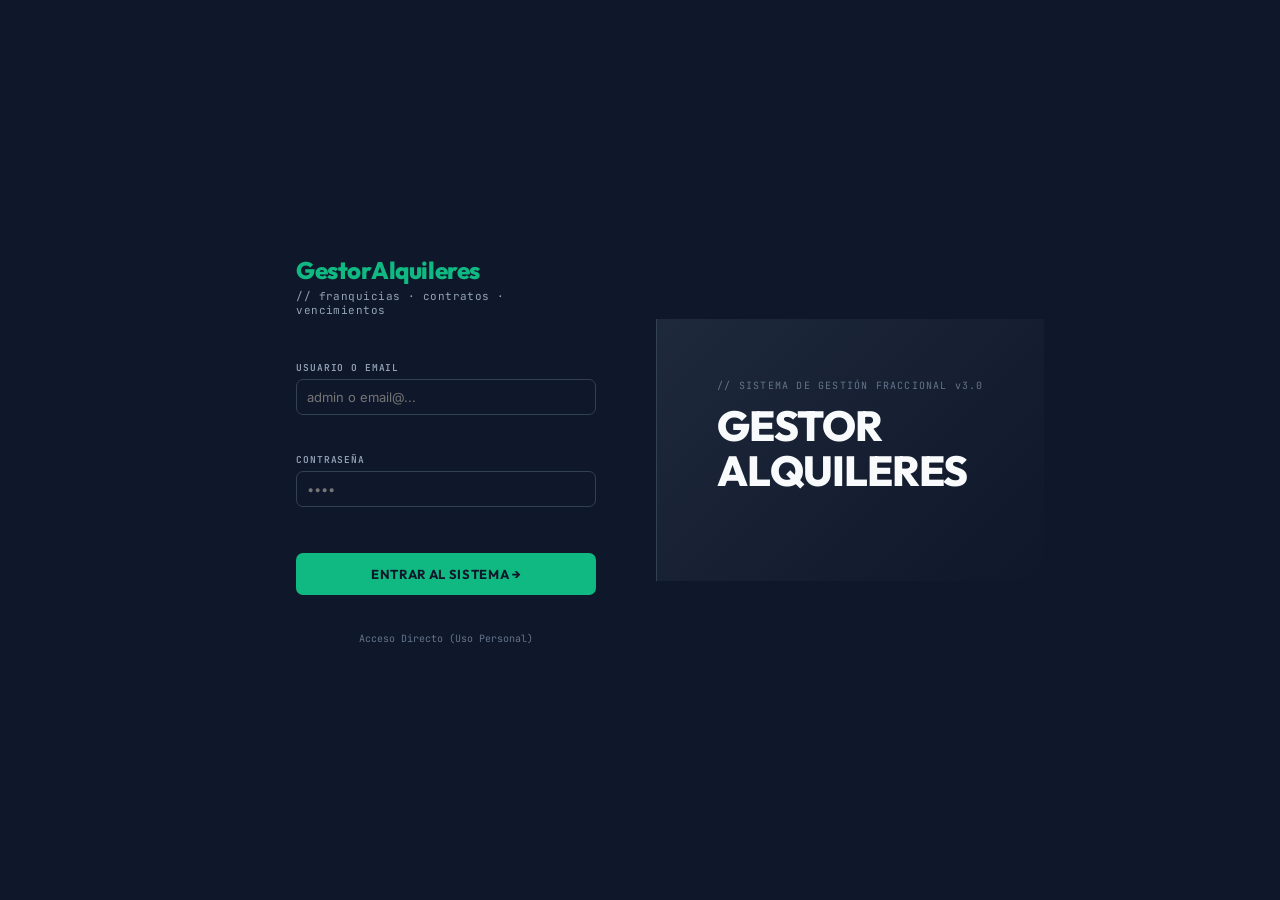
<file: Alquileres/reportes.html>
<!DOCTYPE html>
<html lang="es">

<head>
  <meta charset="UTF-8" />
  <meta name="viewport" content="width=device-width, initial-scale=1.0" />
  <link rel="icon" type="image/svg+xml" href="data:image/svg+xml,%3Csvg xmlns='http://www.w3.org/2000/svg' viewBox='0 0 32 32'%3E%3Crect width='32' height='32' rx='6' fill='%2310b981'/%3E%3Ctext x='50%25' y='50%25' dominant-baseline='central' text-anchor='middle' font-family='system-ui,sans-serif' font-size='20' font-weight='800' fill='%230f172a'%3EG%3C/text%3E%3C/svg%3E">
  <title>Gestor de Alquileres - Reportes</title>
  <link
    href="https://fonts.googleapis.com/css2?family=Outfit:wght@400;600;700;800&family=JetBrains+Mono:wght@400;500;600;700&family=Inter:wght@300;400;500;600;700&display=swap"
    rel="stylesheet" />
  <link rel="stylesheet" href="style.css?v=12.0">
</head>

<body>

  <div id="app">
    <div class="sidebar-backdrop" id="sb-backdrop" onclick="closeMobSidebar()"></div>
    <aside class="sidebar">
      <div class="slogo">GestorAlquileres<span>// v3.0 franquicias</span></div>
      <div class="ssec">// navegación</div>
      <div class="nav" onclick="goPage('dashboard',this)">
        <svg width="20" height="20" viewBox="0 0 24 24" fill="none" stroke="currentColor" stroke-width="2" stroke-linecap="round" stroke-linejoin="round"><rect width="7" height="9" x="3" y="3" rx="1"/><rect width="7" height="5" x="14" y="3" rx="1"/><rect width="7" height="9" x="14" y="12" rx="1"/><rect width="7" height="5" x="3" y="16" rx="1"/></svg>
        Menú
      </div>
      <div class="nav" onclick="goPage('tiendas',this)">
        <svg width="20" height="20" viewBox="0 0 24 24" fill="none" stroke="currentColor" stroke-width="2" stroke-linecap="round" stroke-linejoin="round"><path d="m2 7 4.41-4.41A2 2 0 0 1 7.83 2h8.34a2 2 0 0 1 1.42.59L22 7"/><path d="M4 12v8a2 2 0 0 0 2 2h12a2 2 0 0 0 2-2v-8"/><path d="M15 22v-4a2 2 0 0 0-2-2h-2a2 2 0 0 0-2 2v4"/><path d="M2 7h20"/><path d="M22 7v3a2 2 0 0 1-2 2v0a2.7 2.7 0 0 1-1.59-.63.7.7 0 0 0-.82 0A2.7 2.7 0 0 1 16 12a2.7 2.7 0 0 1-1.59-.63.7.7 0 0 0-.82 0A2.7 2.7 0 0 1 12 12a2.7 2.7 0 0 1-1.59-.63.7.7 0 0 0-.82 0A2.7 2.7 0 0 1 8 12a2.7 2.7 0 0 1-1.59-.63.7.7 0 0 0-.82 0A2.7 2.7 0 0 1 4 12v0a2 2 0 0 1-2-2V7"/></svg>
        Tiendas
      </div>
      <div class="nav" onclick="goPage('contactos',this)">
        <svg width="20" height="20" viewBox="0 0 24 24" fill="none" stroke="currentColor" stroke-width="2" stroke-linecap="round" stroke-linejoin="round"><path d="M16 21v-2a4 4 0 0 0-4-4H6a4 4 0 0 0-4 4v2"/><circle cx="9" cy="7" r="4"/><path d="M22 21v-2a4 4 0 0 0-3-3.87"/><path d="M16 3.13a4 4 0 0 1 0 7.75"/></svg>
        Contactos
      </div>
      <div class="nav active" onclick="goPage('reportes',this)">
        <svg width="20" height="20" viewBox="0 0 24 24" fill="none" stroke="currentColor" stroke-width="2" stroke-linecap="round" stroke-linejoin="round"><line x1="18" y1="20" x2="18" y2="10"/><line x1="12" y1="20" x2="12" y2="4"/><line x1="6" y1="20" x2="6" y2="14"/></svg>
        Reportes
      </div>
      <div class="nav" onclick="goPage('pagos',this)">
        <svg width="20" height="20" viewBox="0 0 24 24" fill="none" stroke="currentColor" stroke-width="2" stroke-linecap="round" stroke-linejoin="round"><rect width="20" height="14" x="2" y="5" rx="2"/><line x1="2" y1="10" x2="22" y2="10"/></svg>
        Seguimiento Pagos
      </div>
      <div class="nav" onclick="goPage('checklist',this)">
        <svg width="20" height="20" viewBox="0 0 24 24" fill="none" stroke="currentColor" stroke-width="2" stroke-linecap="round" stroke-linejoin="round"><path d="m9 11 3 3L22 4"/><path d="M21 12v7a2 2 0 0 1-2 2H5a2 2 0 0 1-2-2V5a2 2 0 0 1 2-2h11"/></svg>
        Check List
      </div>
      <div class="nav" onclick="goPage('ajustes',this)">
        <svg width="20" height="20" viewBox="0 0 24 24" fill="none" stroke="currentColor" stroke-width="2" stroke-linecap="round" stroke-linejoin="round"><rect width="16" height="20" x="4" y="2" rx="2"/><line x1="8" y1="6" x2="16" y2="6"/><line x1="16" y1="14" x2="16" y2="18"/><path d="M16 10h.01"/><path d="M12 10h.01"/><path d="M8 10h.01"/><path d="M12 14h.01"/><path d="M8 14h.01"/><path d="M12 18h.01"/><path d="M8 18h.01"/></svg>
        Calculadora
      </div>
      <div class="ssec">// config</div>
      <div class="nav" onclick="goPage('ipc',this)">
        <svg width="20" height="20" viewBox="0 0 24 24" fill="none" stroke="currentColor" stroke-width="2" stroke-linecap="round" stroke-linejoin="round"><polyline points="22 7 13.5 15.5 8.5 10.5 2 17"/><polyline points="16 7 22 7 22 13"/></svg>
        Índice IPC
      </div>
      <div class="nav" onclick="goPage('cuentas',this)" id="nav-cuentas" style="display:none;">
        <svg width="20" height="20" viewBox="0 0 24 24" fill="none" stroke="currentColor" stroke-width="2" stroke-linecap="round" stroke-linejoin="round"><path d="M16 21v-2a4 4 0 0 0-4-4H6a4 4 0 0 0-4 4v2"/><circle cx="9" cy="7" r="4"/><path d="M19 8v6M16 11h6"/></svg>
        Cuentas
      </div>
      <div class="sbot">
        <div style="position:relative;margin:0 6px 8px;">
          <div id="drive-status" onclick="toggleServerMenu(event)"
            style="display:flex;align-items:center;gap:8px;padding:8px 12px;border-radius:8px;cursor:pointer;background:var(--s2);border:1px solid var(--bdr);transition:border-color .2s;user-select:none;">
            <svg width="20" height="20" viewBox="0 0 24 24" fill="none" stroke="currentColor" stroke-width="2" stroke-linecap="round" stroke-linejoin="round"><ellipse cx="12" cy="5" rx="9" ry="3"/><path d="M3 5v14c0 1.66 4 3 9 3s9-1.34 9-3V5"/><path d="M3 12c0 1.66 4 3 9 3s9-1.34 9-3"/></svg>
            <div style="flex:1;min-width:0;">
              <div id="server-type-label"
                style="font-family:var(--fm);font-size:9px;text-transform:uppercase;letter-spacing:.08em;color:var(--t3);">
                Servidor local</div>
              <div style="font-size:11px;color:var(--t2);white-space:nowrap;overflow:hidden;text-overflow:ellipsis;"
                id="drive-label">Sin conectar</div>
            </div>
            <div style="display:flex;align-items:center;gap:5px;">
              <div id="drive-dot" style="width:7px;height:7px;border-radius:50%;background:var(--t4);flex-shrink:0;">
              </div>
              <svg viewBox="0 0 24 24" width="10" height="10" fill="none" stroke="currentColor" stroke-width="2.5"
                style="color:var(--t3)">
                <polyline points="6,9 12,15 18,9" />
              </svg>
            </div>
          </div>
          <div id="server-menu"
            style="display:none;position:absolute;bottom:calc(100% + 6px);left:0;right:0;background:var(--s2);border:1px solid var(--bdr2);border-radius:8px;overflow:hidden;box-shadow:0 8px 24px rgba(0,0,0,.5);z-index:999;">
            <div
              style="font-family:var(--fm);font-size:9px;text-transform:uppercase;letter-spacing:.1em;color:var(--t3);padding:8px 12px 4px;">
              // opciones</div>
            <div onclick="exportarDatos()" class="smenu-item">
              <svg viewBox="0 0 24 24" width="13" height="13" fill="none" stroke="currentColor" stroke-width="2">
                <path d="M21 15v4a2 2 0 01-2 2H5a2 2 0 01-2-2v-4" />
                <polyline points="7,10 12,15 17,10" />
                <line x1="12" y1="15" x2="12" y2="3" />
              </svg>
              Exportar backup
            </div>
            <div onclick="importarDatos()" class="smenu-item">
              <svg viewBox="0 0 24 24" width="13" height="13" fill="none" stroke="currentColor" stroke-width="2">
                <path d="M21 15v4a2 2 0 01-2 2H5a2 2 0 01-2-2v-4" />
                <polyline points="17,8 12,3 7,8" />
                <line x1="12" y1="3" x2="12" y2="15" />
              </svg>
              Importar backup
            </div>
            <div style="height:1px;background:var(--bdr);margin:3px 0;"></div>
            <div onclick="closeServerMenu();goPage('cuentas',null)" class="smenu-item">
              <svg width="14" height="14" viewBox="0 0 24 24" fill="none" stroke="currentColor" stroke-width="2" stroke-linecap="round" stroke-linejoin="round" style="color:var(--t3);margin-right:8px;"><path d="M16 21v-2a4 4 0 0 0-4-4H6a4 4 0 0 0-4 4v2"/><circle cx="9" cy="7" r="4"/><path d="M19 8v6M16 11h6"/></svg>
              Cuentas
            </div>
            <div onclick="closeServerMenu();goPage('archivados',null)" class="smenu-item">
              <svg width="14" height="14" viewBox="0 0 24 24" fill="none" stroke="currentColor" stroke-width="2" stroke-linecap="round" stroke-linejoin="round" style="color:var(--t3);margin-right:8px;"><polyline points="21 8 21 21 3 21 3 8"/><rect width="22" height="5" x="1" y="3"/><line x1="10" y1="12" x2="14" y2="12"/></svg>
              Archivados
            </div>
            <div style="height:1px;background:var(--bdr);margin:3px 0;"></div>
            <div onclick="pedirPassYVaciar()" class="smenu-item smenu-danger">
              <svg width="14" height="14" viewBox="0 0 24 24" fill="none" stroke="currentColor" stroke-width="2" stroke-linecap="round" stroke-linejoin="round" style="color:var(--danger);margin-right:8px;"><path d="M3 6h18"/><path d="M19 6v14c0 1-1 2-2 2H7c-1 0-2-1-2-2V6"/><path d="M8 6V4c0-1 1-2 2-2h4c1 0 2 1 2 2v2"/><line x1="10" y1="11" x2="10" y2="17"/><line x1="14" y1="11" x2="14" y2="17"/></svg>
              Vaciar base de datos
            </div>
          </div>
        </div>
        <div class="uchip">
          <div class="uav" id="uav">A</div>
          <div>
            <div class="un" id="uname">Admin</div>
            <div class="ur" id="urole">admin</div>
          </div>
          <button class="blogout" onclick="doLogout()" title="Cerrar sesión">
            <svg width="18" height="18" viewBox="0 0 24 24" fill="none" stroke="currentColor" stroke-width="2" stroke-linecap="round" stroke-linejoin="round"><path d="M9 21H5a2 2 0 0 1-2-2V5a2 2 0 0 1 2-2h4"/><polyline points="16 17 21 12 16 7"/><line x1="21" y1="12" x2="9" y2="12"/></svg>
          </button>
        </div>
      </div>
    </aside>

    <main class="main">
    <div class="mob-topbar">
      <button class="mob-menu-btn" onclick="toggleMobSidebar()" aria-label="Menu">
        <svg width="18" height="18" viewBox="0 0 24 24" fill="none" stroke="currentColor" stroke-width="2.5" stroke-linecap="round" stroke-linejoin="round"><line x1="3" y1="6" x2="21" y2="6"/><line x1="3" y1="12" x2="21" y2="12"/><line x1="3" y1="18" x2="21" y2="18"/></svg>
      </button>
      <span class="mob-topbar-title">GestorAlquileres</span>
    </div>
      <!-- REPORTES -->
      <div class="page active" id="page-reportes">
        <div class="ph">
          <div style="display:flex;align-items:center;gap:12px;">
            <button onclick="goBack()" class="btn-back" title="Volver atrás">
              <svg width="18" height="18" viewBox="0 0 24 24" fill="none" stroke="currentColor" stroke-width="2.5" stroke-linecap="round" stroke-linejoin="round"><line x1="19" y1="12" x2="5" y2="12"></line><polyline points="12 19 5 12 12 5"></polyline></svg>
            </button>
            <div>
              <div class="ptitle">Reportes</div>
              <div class="psub">// informes personalizados y exportación</div>
            </div>
          </div>
          <div style="display:flex;gap:8px;">
            <button class="btn bg-info" onclick="exportReport('excel')">Excel</button>
            <button class="btn bg-ok" onclick="exportReport('pdf')">PDF</button>
            <button class="btn bg-accent" onclick="exportReport('word')">Word</button>
            <button class="btn" style="background:#25D366;color:#fff;" onclick="exportReport('whatsapp')">WhatsApp</button>
          </div>
        </div>

        <div style="display:flex; flex-direction:column; gap:20px;">
          <!-- Configuración Superior (Ancho Completo) -->
          <div class="card" style="padding:20px; display:flex; flex-direction:column; gap:16px;">
            
            <!-- 1. Filtros de búsqueda -->
            <div>
              <div style="font-family:var(--fm);font-size:10px;text-transform:uppercase;letter-spacing:.1em;color:var(--t3);margin-bottom:10px;display:flex;align-items:center;gap:6px;">
                <svg viewBox="0 0 24 24" fill="none" stroke="currentColor" stroke-width="2" width="12" height="12">
                  <polygon points="22 3 2 3 10 12.46 10 19 14 21 14 12.46 22 3" />
                </svg>
                Filtros de búsqueda
              </div>
              <div style="display:flex; gap:16px; align-items:center; flex-wrap:wrap;">
                <div style="display:flex; flex-direction:column; gap:4px; min-width:150px;">
                  <label style="font-family:var(--fm); font-size:10px; text-transform:uppercase; color:var(--t3); margin:0;">Tipo de local</label>
                  <select id="rf-tipo" onchange="renderReportes()" style="height:32px; padding:4px 8px; font-size:12px;">
                    <option value="ALL">Todos</option>
                    <option value="FRANQUICIA">Franquicias</option>
                    <option value="SUCURSAL">Sucursales</option>
                  </select>
                </div>
                <div style="display:flex; flex-direction:column; gap:4px; min-width:150px;">
                  <label style="font-family:var(--fm); font-size:10px; text-transform:uppercase; color:var(--t3); margin:0;">Tipo de Contrato</label>
                  <select id="rf-contrato" onchange="renderReportes()" style="height:32px; padding:4px 8px; font-size:12px;">
                    <option value="ALL">Todos los contratos</option>
                    <option value="LOCACION">Locación</option>
                    <option value="SUBLOCACION">Sublocación</option>
                    <option value="CAUCION">Caución</option>
                    <option value="FRANQUICIA">Franquicia</option>
                  </select>
                </div>
                <div style="display:flex; flex-direction:column; gap:4px; min-width:150px;">
                  <label style="font-family:var(--fm); font-size:10px; text-transform:uppercase; color:var(--t3); margin:0;">Estado</label>
                  <select id="rf-estado" onchange="renderReportes()" style="height:32px; padding:4px 8px; font-size:12px;">
                    <option value="ALL">Todos los estados</option>
                    <option value="VENCIDOS">Contratos vencidos</option>
                    <option value="POR_VENCER">Por vencer (≤ 60 días)</option>
                    <option value="VIGENTES">Vigentes / En orden</option>
                    <option value="FALTANTES">Sin fechas</option>
                  </select>
                </div>
                <div style="display:flex; flex-direction:column; gap:4px; min-width:150px;">
                  <label style="font-family:var(--fm); font-size:10px; text-transform:uppercase; color:var(--t3); margin:0;">Índice</label>
                  <select id="rf-indice" onchange="renderReportes()" style="height:32px; padding:4px 8px; font-size:12px;">
                    <option value="ALL">Todos</option>
                    <option value="IPC Nacional">IPC Nacional</option>
                    <option value="IPC Cuyo">IPC Cuyo</option>
                    <option value="ICL">ICL</option>
                    <option value="Fijo">Fijo</option>
                  </select>
                </div>
              </div>
            </div>

            <div class="divider" style="margin:4px 0;"></div>

            <!-- 2. Configuraciones rápidas -->
            <div>
              <div style="font-family:var(--fm);font-size:10px;text-transform:uppercase;letter-spacing:.1em;color:var(--t3);margin-bottom:10px;display:flex;align-items:center;gap:6px;">
                <svg viewBox="0 0 24 24" fill="none" stroke="currentColor" stroke-width="2" width="12" height="12">
                  <path d="M13 2L3 14h9l-1 8 10-12h-9l1-8z" />
                </svg>
                Configuraciones rápidas
              </div>
              <div style="display:flex; gap:8px; flex-wrap:wrap;">
                <button class="btn bg2 bsm" style="font-size:10px; padding:6px 12px; height:32px;" onclick="applyReportPreset('loc')">📄 Locación</button>
                <button class="btn bg2 bsm" style="font-size:10px; padding:6px 12px; height:32px;" onclick="applyReportPreset('sub')">📄 Sublocación</button>
                <button class="btn bg2 bsm" style="font-size:10px; padding:6px 12px; height:32px;" onclick="applyReportPreset('cau')">🔒 Caución</button>
                <button class="btn bg2 bsm" style="font-size:10px; padding:6px 12px; height:32px;" onclick="applyReportPreset('fra')">🏢 Franquicia</button>
                <button class="btn bg2 bsm" style="font-size:10px; padding:6px 12px; height:32px;" onclick="applyReportPreset('ven')">📅 Todos los vencimientos</button>
                <button class="btn bg2 bsm" style="font-size:10px; padding:6px 12px; height:32px;" onclick="applyReportPreset('eco')">💰 Económico</button>
                <button class="btn bg2 bsm" style="font-size:10px; padding:6px 12px; height:32px;" onclick="applyReportPreset('tel')">📞 Contactos</button>
                <button class="btn bg2 bsm" style="font-size:10px; padding:6px 12px; height:32px;" onclick="applyReportPreset('all')">👁️ Ver todo</button>
              </div>
            </div>

            <div class="divider" style="margin:4px 0;"></div>

            <!-- 3. Columnas del reporte -->
            <div>
              <div style="font-family:var(--fm);font-size:10px;text-transform:uppercase;letter-spacing:.1em;color:var(--t3);margin-bottom:10px;display:flex;align-items:center;gap:6px;">
                <svg viewBox="0 0 24 24" fill="none" stroke="currentColor" stroke-width="2" width="12" height="12">
                  <path d="M12 15V3m0 12l-4-4m4 4l4-4M2 17l.621 2.485A2 2 0 004.561 21h14.878a2 2 0 001.94-1.515L22 17" />
                </svg>
                Columnas del reporte
              </div>
              <div id="rep-cols" style="display:flex; flex-wrap:wrap; gap:16px; padding:4px;">
                <!-- Generado por JS -->
              </div>
            </div>

          </div>

          <!-- Vista Previa -->
          <div class="card" style="padding:0; overflow:hidden;">
            <div style="padding:15px 20px; border-bottom:1px solid var(--bdr); display:flex; justify-content:space-between; align-items:center;">
              <div style="font-family:var(--fh); font-size:13px; font-weight:700; color:var(--t1);">Vista previa del reporte</div>
              <div id="rep-count" style="font-family:var(--fm); font-size:11px; color:var(--t3);"></div>
            </div>
            <div class="tw" style="max-height:600px;">
              <table id="rep-table" style="width:100%; border-collapse:collapse;">
                <thead id="rep-thead"></thead>
                <tbody id="rep-tbody"></tbody>
              </table>
            </div>
          </div>
        </div>
        </div>
      </div>
    </main>
  </div>

  <script src="app.js?v=5.0"></script>
</body>

</html>
</file>
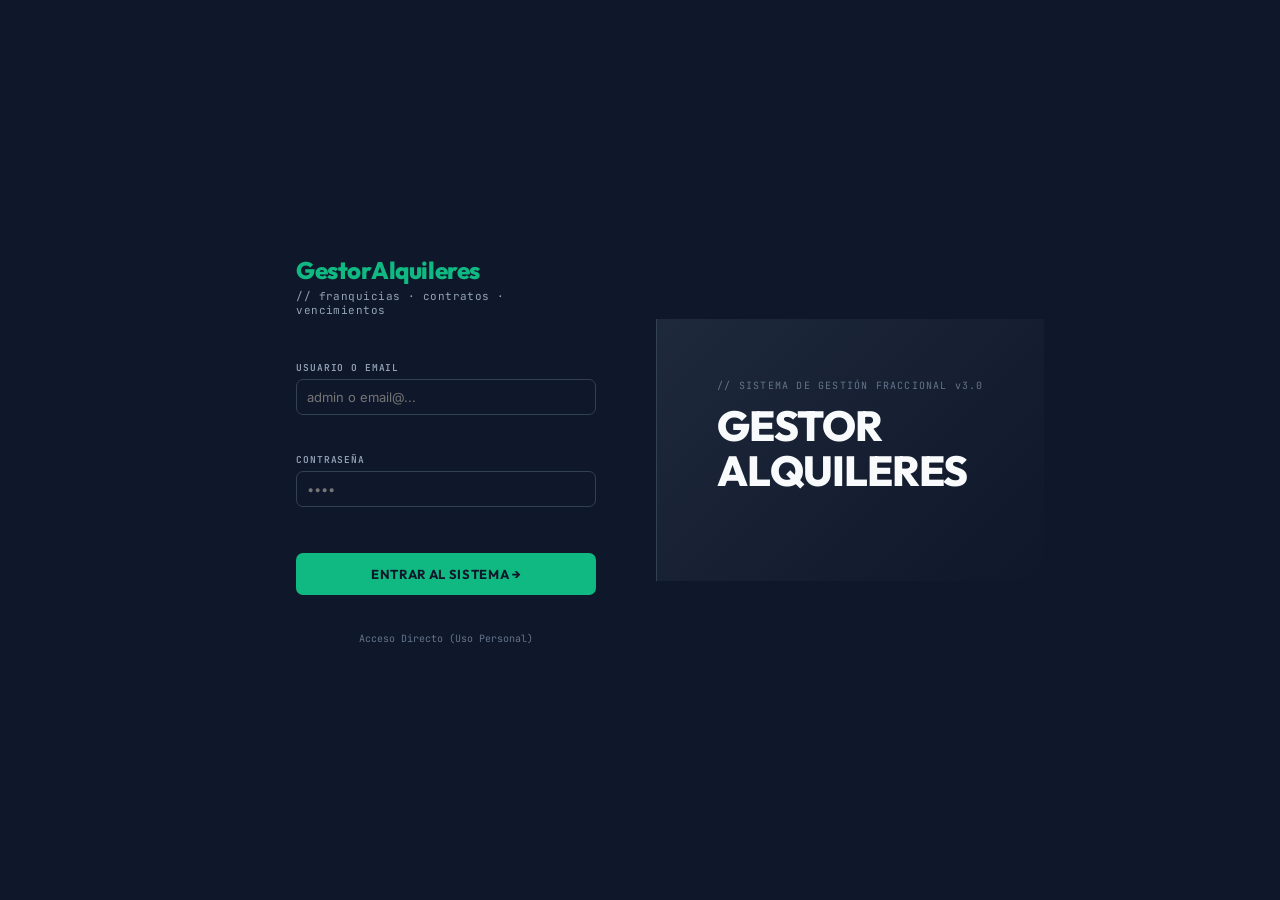
<file: Alquileres/tiendas.html>
<!DOCTYPE html>
<html lang="es">

<head>
  <meta charset="UTF-8" />
  <meta name="viewport" content="width=device-width, initial-scale=1.0" />
  <link rel="icon" type="image/svg+xml" href="data:image/svg+xml,%3Csvg xmlns='http://www.w3.org/2000/svg' viewBox='0 0 32 32'%3E%3Crect width='32' height='32' rx='6' fill='%2310b981'/%3E%3Ctext x='50%25' y='50%25' dominant-baseline='central' text-anchor='middle' font-family='system-ui,sans-serif' font-size='20' font-weight='800' fill='%230f172a'%3EG%3C/text%3E%3C/svg%3E">
  <title>Gestor de Alquileres - Tiendas</title>
  <link
    href="https://fonts.googleapis.com/css2?family=Outfit:wght@400;600;700;800&family=JetBrains+Mono:wght@400;500;600;700&family=Inter:wght@300;400;500;600;700&display=swap"
    rel="stylesheet" />
  <link rel="stylesheet" href="style.css?v=12.0">
</head>

<body>

  <div id="app">
    <div class="sidebar-backdrop" id="sb-backdrop" onclick="closeMobSidebar()"></div>
    <aside class="sidebar">
      <div class="slogo">GestorAlquileres<span>// v3.0 franquicias</span></div>
      <div class="ssec">// navegación</div>
      <div class="nav" onclick="goPage('dashboard',this)">
        <svg width="20" height="20" viewBox="0 0 24 24" fill="none" stroke="currentColor" stroke-width="2" stroke-linecap="round" stroke-linejoin="round"><rect width="7" height="9" x="3" y="3" rx="1"/><rect width="7" height="5" x="14" y="3" rx="1"/><rect width="7" height="9" x="14" y="12" rx="1"/><rect width="7" height="5" x="3" y="16" rx="1"/></svg>
        Menú
      </div>
      <div class="nav active" onclick="goPage('tiendas',this)">
        <svg width="20" height="20" viewBox="0 0 24 24" fill="none" stroke="currentColor" stroke-width="2" stroke-linecap="round" stroke-linejoin="round"><path d="m2 7 4.41-4.41A2 2 0 0 1 7.83 2h8.34a2 2 0 0 1 1.42.59L22 7"/><path d="M4 12v8a2 2 0 0 0 2 2h12a2 2 0 0 0 2-2v-8"/><path d="M15 22v-4a2 2 0 0 0-2-2h-2a2 2 0 0 0-2 2v4"/><path d="M2 7h20"/><path d="M22 7v3a2 2 0 0 1-2 2v0a2.7 2.7 0 0 1-1.59-.63.7.7 0 0 0-.82 0A2.7 2.7 0 0 1 16 12a2.7 2.7 0 0 1-1.59-.63.7.7 0 0 0-.82 0A2.7 2.7 0 0 1 12 12a2.7 2.7 0 0 1-1.59-.63.7.7 0 0 0-.82 0A2.7 2.7 0 0 1 8 12a2.7 2.7 0 0 1-1.59-.63.7.7 0 0 0-.82 0A2.7 2.7 0 0 1 4 12v0a2 2 0 0 1-2-2V7"/></svg>
        Tiendas
      </div>
      <div class="nav" onclick="goPage('contactos',this)">
        <svg width="20" height="20" viewBox="0 0 24 24" fill="none" stroke="currentColor" stroke-width="2" stroke-linecap="round" stroke-linejoin="round"><path d="M16 21v-2a4 4 0 0 0-4-4H6a4 4 0 0 0-4 4v2"/><circle cx="9" cy="7" r="4"/><path d="M22 21v-2a4 4 0 0 0-3-3.87"/><path d="M16 3.13a4 4 0 0 1 0 7.75"/></svg>
        Contactos
      </div>
      <div class="nav" onclick="goPage('reportes',this)">
        <svg width="20" height="20" viewBox="0 0 24 24" fill="none" stroke="currentColor" stroke-width="2" stroke-linecap="round" stroke-linejoin="round"><line x1="18" y1="20" x2="18" y2="10"/><line x1="12" y1="20" x2="12" y2="4"/><line x1="6" y1="20" x2="6" y2="14"/></svg>
        Reportes
      </div>
      <div class="nav" onclick="goPage('pagos',this)">
        <svg width="20" height="20" viewBox="0 0 24 24" fill="none" stroke="currentColor" stroke-width="2" stroke-linecap="round" stroke-linejoin="round"><rect width="20" height="14" x="2" y="5" rx="2"/><line x1="2" y1="10" x2="22" y2="10"/></svg>
        Seguimiento Pagos
      </div>
      <div class="nav" onclick="goPage('checklist',this)">
        <svg width="20" height="20" viewBox="0 0 24 24" fill="none" stroke="currentColor" stroke-width="2" stroke-linecap="round" stroke-linejoin="round"><path d="m9 11 3 3L22 4"/><path d="M21 12v7a2 2 0 0 1-2 2H5a2 2 0 0 1-2-2V5a2 2 0 0 1 2-2h11"/></svg>
        Check List
      </div>
      <div class="nav" onclick="goPage('ajustes',this)">
        <svg width="20" height="20" viewBox="0 0 24 24" fill="none" stroke="currentColor" stroke-width="2" stroke-linecap="round" stroke-linejoin="round"><rect width="16" height="20" x="4" y="2" rx="2"/><line x1="8" y1="6" x2="16" y2="6"/><line x1="16" y1="14" x2="16" y2="18"/><path d="M16 10h.01"/><path d="M12 10h.01"/><path d="M8 10h.01"/><path d="M12 14h.01"/><path d="M8 14h.01"/><path d="M12 18h.01"/><path d="M8 18h.01"/></svg>
        Calculadora
      </div>
      <div class="ssec">// config</div>
      <div class="nav" onclick="goPage('ipc',this)">
        <svg width="20" height="20" viewBox="0 0 24 24" fill="none" stroke="currentColor" stroke-width="2" stroke-linecap="round" stroke-linejoin="round"><polyline points="22 7 13.5 15.5 8.5 10.5 2 17"/><polyline points="16 7 22 7 22 13"/></svg>
        Índice IPC
      </div>
      <div class="nav" onclick="goPage('cuentas',this)" id="nav-cuentas" style="display:none;">
        <svg width="20" height="20" viewBox="0 0 24 24" fill="none" stroke="currentColor" stroke-width="2" stroke-linecap="round" stroke-linejoin="round"><path d="M16 21v-2a4 4 0 0 0-4-4H6a4 4 0 0 0-4 4v2"/><circle cx="9" cy="7" r="4"/><path d="M19 8v6M16 11h6"/></svg>
        Cuentas
      </div>
      <div class="sbot">
        <div style="position:relative;margin:0 6px 8px;">
          <div id="drive-status" onclick="toggleServerMenu(event)"
            style="display:flex;align-items:center;gap:8px;padding:8px 12px;border-radius:8px;cursor:pointer;background:var(--s2);border:1px solid var(--bdr);transition:border-color .2s;user-select:none;">
            <svg width="20" height="20" viewBox="0 0 24 24" fill="none" stroke="currentColor" stroke-width="2" stroke-linecap="round" stroke-linejoin="round"><ellipse cx="12" cy="5" rx="9" ry="3"/><path d="M3 5v14c0 1.66 4 3 9 3s9-1.34 9-3V5"/><path d="M3 12c0 1.66 4 3 9 3s9-1.34 9-3"/></svg>
            <div style="flex:1;min-width:0;">
              <div id="server-type-label"
                style="font-family:var(--fm);font-size:9px;text-transform:uppercase;letter-spacing:.08em;color:var(--t3);">
                Servidor local</div>
              <div style="font-size:11px;color:var(--t2);white-space:nowrap;overflow:hidden;text-overflow:ellipsis;"
                id="drive-label">Sin conectar</div>
            </div>
            <div style="display:flex;align-items:center;gap:5px;">
              <div id="drive-dot" style="width:7px;height:7px;border-radius:50%;background:var(--t4);flex-shrink:0;">
              </div>
              <svg viewBox="0 0 24 24" width="10" height="10" fill="none" stroke="currentColor" stroke-width="2.5"
                style="color:var(--t3)">
                <polyline points="6,9 12,15 18,9" />
              </svg>
            </div>
          </div>
          <div id="server-menu"
            style="display:none;position:absolute;bottom:calc(100% + 6px);left:0;right:0;background:var(--s2);border:1px solid var(--bdr2);border-radius:8px;overflow:hidden;box-shadow:0 8px 24px rgba(0,0,0,.5);z-index:999;">
            <div
              style="font-family:var(--fm);font-size:9px;text-transform:uppercase;letter-spacing:.1em;color:var(--t3);padding:8px 12px 4px;">
              // opciones</div>
            <div onclick="exportarDatos()" class="smenu-item">
              <svg viewBox="0 0 24 24" width="13" height="13" fill="none" stroke="currentColor" stroke-width="2">
                <path d="M21 15v4a2 2 0 01-2 2H5a2 2 0 01-2-2v-4" />
                <polyline points="7,10 12,15 17,10" />
                <line x1="12" y1="15" x2="12" y2="3" />
              </svg>
              Exportar backup
            </div>
            <div onclick="importarDatos()" class="smenu-item">
              <svg viewBox="0 0 24 24" width="13" height="13" fill="none" stroke="currentColor" stroke-width="2">
                <path d="M21 15v4a2 2 0 01-2 2H5a2 2 0 01-2-2v-4" />
                <polyline points="17,8 12,3 7,8" />
                <line x1="12" y1="3" x2="12" y2="15" />
              </svg>
              Importar backup
            </div>
            <div style="height:1px;background:var(--bdr);margin:3px 0;"></div>
            <div onclick="closeServerMenu();goPage('cuentas',null)" class="smenu-item">
              <svg width="14" height="14" viewBox="0 0 24 24" fill="none" stroke="currentColor" stroke-width="2" stroke-linecap="round" stroke-linejoin="round" style="color:var(--t3);margin-right:8px;"><path d="M16 21v-2a4 4 0 0 0-4-4H6a4 4 0 0 0-4 4v2"/><circle cx="9" cy="7" r="4"/><path d="M19 8v6M16 11h6"/></svg>
              Cuentas
            </div>
            <div onclick="closeServerMenu();goPage('archivados',null)" class="smenu-item">
              <svg width="14" height="14" viewBox="0 0 24 24" fill="none" stroke="currentColor" stroke-width="2" stroke-linecap="round" stroke-linejoin="round" style="color:var(--t3);margin-right:8px;"><polyline points="21 8 21 21 3 21 3 8"/><rect width="22" height="5" x="1" y="3"/><line x1="10" y1="12" x2="14" y2="12"/></svg>
              Archivados
            </div>
            <div style="height:1px;background:var(--bdr);margin:3px 0;"></div>
            <div onclick="pedirPassYVaciar()" class="smenu-item smenu-danger">
              <svg width="14" height="14" viewBox="0 0 24 24" fill="none" stroke="currentColor" stroke-width="2" stroke-linecap="round" stroke-linejoin="round" style="color:var(--danger);margin-right:8px;"><path d="M3 6h18"/><path d="M19 6v14c0 1-1 2-2 2H7c-1 0-2-1-2-2V6"/><path d="M8 6V4c0-1 1-2 2-2h4c1 0 2 1 2 2v2"/><line x1="10" y1="11" x2="10" y2="17"/><line x1="14" y1="11" x2="14" y2="17"/></svg>
              Vaciar base de datos
            </div>
          </div>
        </div>
        <div class="uchip">
          <div class="uav" id="uav">A</div>
          <div>
            <div class="un" id="uname">Admin</div>
            <div class="ur" id="urole">admin</div>
          </div>
          <button class="blogout" onclick="doLogout()" title="Cerrar sesión">
            <svg width="18" height="18" viewBox="0 0 24 24" fill="none" stroke="currentColor" stroke-width="2" stroke-linecap="round" stroke-linejoin="round"><path d="M9 21H5a2 2 0 0 1-2-2V5a2 2 0 0 1 2-2h4"/><polyline points="16 17 21 12 16 7"/><line x1="21" y1="12" x2="9" y2="12"/></svg>
          </button>
        </div>
      </div>
    </aside>

    <main class="main">
    <div class="mob-topbar">
      <button class="mob-menu-btn" onclick="toggleMobSidebar()" aria-label="Menu">
        <svg width="18" height="18" viewBox="0 0 24 24" fill="none" stroke="currentColor" stroke-width="2.5" stroke-linecap="round" stroke-linejoin="round"><line x1="3" y1="6" x2="21" y2="6"/><line x1="3" y1="12" x2="21" y2="12"/><line x1="3" y1="18" x2="21" y2="18"/></svg>
      </button>
      <span class="mob-topbar-title">GestorAlquileres</span>
    </div>
      <!-- TIENDAS LIST -->
      <div class="page active" id="page-tiendas">
        <div class="ph">
          <div style="display:flex;align-items:center;gap:12px;">
            <button onclick="goBack()" class="btn-back" title="Volver atrás">
              <svg width="18" height="18" viewBox="0 0 24 24" fill="none" stroke="currentColor" stroke-width="2.5" stroke-linecap="round" stroke-linejoin="round"><line x1="19" y1="12" x2="5" y2="12"></line><polyline points="12 19 5 12 12 5"></polyline></svg>
            </button>
            <div>
              <div class="ptitle">Tiendas</div>
              <div class="psub">// gestión de contratos</div>
            </div>
          </div>
          <div class="ph-actions">
            <button class="btn ba bsm" onclick="clearTForm();openModal('m-tienda')">
              <svg viewBox="0 0 24 24" fill="none" stroke="currentColor" stroke-width="2.5" width="12" height="12">
                <line x1="12" y1="5" x2="12" y2="19" />
                <line x1="5" y1="12" x2="19" y2="12" />
              </svg>Nueva
            </button>
          </div>
        </div>

        <!-- Buscador y filtro de tipo arriba de la tabla -->
        <div class="filter-row">
          <div class="filter-group">
            <div class="searchbar" style="margin:0;flex:1;">
              <svg viewBox="0 0 24 24" fill="none" stroke="currentColor" stroke-width="2">
                <circle cx="11" cy="11" r="8" />
                <line x1="21" y1="21" x2="16.65" y2="16.65" />
              </svg>
              <input type="text" placeholder="Buscar por nombre, propietario, dirección o responsable..." id="search-t" oninput="renderTbody()" style="width:100%;" />
            </div>
            <div class="filter-selector" id="tiendas-filtro-tipo">
              <button class="btn bsm active" onclick="setTiendasFiltro('TODAS', this)">Todas</button>
              <button class="btn bsm" onclick="setTiendasFiltro('SUCURSAL', this)">Sucursales</button>
              <button class="btn bsm" onclick="setTiendasFiltro('FRANQUICIA', this)">Franquicias</button>
            </div>
          </div>
        </div>

        <div class="card" style="overflow:hidden;">
          <div id="tiendas-table-scroll" style="overflow-x:auto;overflow-y:clip;">
            <table id="tiendas-table" style="width:100%;border-collapse:collapse;min-width:900px;">
              <thead id="tiendas-thead"></thead>
              <tbody id="tiendas-tbody"></tbody>
            </table>
          </div>
        </div>
      </div>
    </main>
  </div>

  <!-- Modal Tienda -->
  <div class="moverlay" id="m-tienda">
    <div class="mdialog">
      <div class="mhead">
        <div class="mtitle" id="m-t-title">Nueva Tienda</div><button class="mclose"
          onclick="closeModal('m-tienda')">×</button>
      </div>
      <div class="mbody">
        <div class="tabbar">
          <div class="tab active" onclick="swTab(this,'mt-gen')">General</div>
          <div class="tab" onclick="swTab(this,'mt-con')">Contratos</div>
          <div class="tab" onclick="swTab(this,'mt-eco')">Económico</div>
          <div class="tab" onclick="swTab(this,'mt-obs')">Observaciones</div>
        </div>
        <div id="mt-gen">
          <div class="frow">
            <div class="fg"><label>Nombre *</label><input type="text" id="t-nombre"
                placeholder="Ej: Nombre de la tienda" /></div>
            <div class="fg"><label>Número de Tienda</label><input type="text" id="t-num" placeholder="Ej: LY01" /></div>
          </div>
          <div class="frow">
            <div class="fg"><label>Tipo</label><select id="t-tipo">
                <option value="FRANQUICIA">Franquicia</option>
                <option value="SUCURSAL">Sucursal</option>
              </select></div>
            <div class="fg"><label>Departamento/Provincia</label><input type="text" id="t-depar"
                placeholder="Ej: San Rafael, Mendoza" /></div>
          </div>
          <div class="frow">
            <div class="fg"><label>Razón social</label><input type="text" id="t-razon" placeholder="Razón social" /></div>
            <div class="fg"><label>CUIT</label><input type="text" id="t-cuit" placeholder="XX-XXXXXXXX-X" /></div>
          </div>
          <div class="frow">
            <div class="fg"><label>Superficie (m²)</label><input type="text" id="t-m2" placeholder="Ej: 150" /></div>
            <div class="fg"><label>Dirección</label><input type="text" id="t-dir" placeholder="Calle, número, localidad" /></div>
          </div>
          <div class="frow">
            <div class="fg"><label>Propietario del local</label><input type="text" id="t-prop"
                placeholder="Nombre propietario" /></div>
            <div class="fg"><label>Usuario del local</label><input type="text" id="t-usuario" placeholder="Nombre del inquilino" /></div>
            <div class="fg"><label>Teléfono</label><input type="text" id="t-tel" placeholder="Ej: 261..." /></div>
          </div>
          <div class="frow">
            <div class="fg"><label>Contacto / Emails (usar / para varios)</label><input type="text" id="t-cont"
                placeholder="ejemplo@mail.com / otro@mail.com" /></div>
            <div class="fg"><label>Adenda</label><select id="t-adenda">
                <option value="no">No</option>
                <option value="si">Sí</option>
              </select></div>
          </div>
        </div>
        <div id="mt-con" style="display:none;">
          <div
            style="background:var(--s3);border-radius:7px;padding:10px;margin-bottom:12px;font-family:var(--fm);font-size:10px;color:var(--t3);">
            Dejá en blanco lo que no aplique.</div>
          <div
            style="font-family:var(--fm);font-size:9px;text-transform:uppercase;letter-spacing:.08em;color:var(--t3);margin-bottom:8px;">
            📄 Contrato de Locación</div>
          <div class="frow">
            <div class="fg"><label>Inicio</label><input type="date" id="t-loc-ini" /></div>
            <div class="fg"><label>Vencimiento</label><input type="date" id="t-loc-fin" /></div>
          </div>
          <div class="divider"></div>
          <div
            style="font-family:var(--fm);font-size:9px;text-transform:uppercase;letter-spacing:.08em;color:var(--t3);margin-bottom:8px;">
            📄 Contrato de Sublocación</div>
          <div class="frow">
            <div class="fg"><label>Inicio</label><input type="date" id="t-sub-ini" /></div>
            <div class="fg"><label>Vencimiento</label><input type="date" id="t-sub-fin" /></div>
          </div>
          <div class="divider"></div>
          <div
            style="font-family:var(--fm);font-size:9px;text-transform:uppercase;letter-spacing:.08em;color:var(--t3);margin-bottom:8px;">
            🔒 Caución</div>
          <div class="frow">
            <div class="fg"><label>Inicio</label><input type="date" id="t-cau-ini" /></div>
            <div class="fg"><label>Vencimiento</label><input type="date" id="t-cau-fin" /></div>
          </div>
          <div class="divider"></div>
          <div
            style="font-family:var(--fm);font-size:9px;text-transform:uppercase;letter-spacing:.08em;color:var(--t3);margin-bottom:8px;">
            🏢 Contrato de Franquicia</div>
          <div class="frow">
            <div class="fg"><label>Inicio</label><input type="date" id="t-fra-ini" /></div>
            <div class="fg"><label>Vencimiento</label><input type="date" id="t-fra-fin" /></div>
          </div>
        </div>
        <div id="mt-eco" style="display:none;">
          <div class="frow">
            <div class="fg">
              <label>Inicio contrato (cálculo)
                <span id="t-ini-sync-badge"
                  style="display:none;font-family:var(--fm);font-size:9px;color:var(--acc);margin-left:6px;cursor:pointer;"
                  onclick="desyncIni()" title="Clic para editar manualmente">● sincronizado con Locación ✕</span>
              </label>
              <input type="date" id="t-ini" oninput="markIniManual()" />
              <div style="font-family:var(--fm);font-size:10px;color:var(--t3);margin-top:4px;" id="t-ini-hint">
                Se completa automáticamente con la fecha de inicio del contrato de Locación.
              </div>
            </div>
            <div class="fg"><label>Monto inicial ($)</label><input type="number" id="t-monto" placeholder="350000" />
            </div>
          </div>
          <div class="frow">
            <div class="fg"><label>Frecuencia de ajuste</label>
              <select id="t-ajuste">
                <option value="Mensual">Mensual</option>
                <option value="Trimestral">Trimestral</option>
                <option value="Cuatrimestral">Cuatrimestral</option>
                <option value="Semestral" selected>Semestral</option>
                <option value="Anual">Anual</option>
              </select>
            </div>
            <div class="fg"><label>Índice de actualización</label>
              <select id="t-indice" onchange="toggleIndiceFields(this.value)">
                <option value="IPC Nacional">IPC Nacional</option>
                <option value="IPC Cuyo">IPC Zona Cuyo</option>
                <option value="ICL">ICL – Ley 27.551</option>
                <option value="CCT 130/75">C.C.T. 130/75 – Vendedor A</option>
                <option value="Fijo">Porcentaje fijo</option>
                <option value="Manual">Arregla con el dueño</option>
              </select>
            </div>
            <div class="fg"><label>Desfase de índice</label>
              <select id="t-desfase">
                <option value="1" selected>1 mes (Estándar)</option>
                <option value="2">2 meses (Facturación)</option>
                <option value="0">Sin desfase</option>
              </select>
            </div>
          </div>
          <div id="t-indice-extra"
            style="margin-top:10px; display:none; background:rgba(255,255,255,.03); border:1px solid var(--bdr); border-radius:8px; padding:12px;">
            <div id="t-icl-extra" style="display:none;">
              <div class="fg" style="margin:0;"><label>ICL en fecha de inicio</label><input type="number" id="t-icl-ini"
                  placeholder="Ej: 2.5100" step="0.0001" /></div>
              <div style="font-family:var(--fm);font-size:10px;color:var(--t3);margin-top:6px;">El ICL actual se tomará
                de la tabla de índices.</div>
            </div>
            <div id="t-fijo-extra" style="display:none;">
              <div class="fg" style="margin:0;"><label>Porcentaje de aumento (%)</label><input type="number"
                  id="t-pct-fijo" placeholder="Ej: 30" step="0.1" /></div>
            </div>
          </div>
          <div class="frow" style="margin-top:15px;">
            <div class="fg"><label>Depósito / Caución ($)</label><input type="number" id="t-dep" placeholder="700000" />
            </div>
            <div class="fg"><label>Día de pago del canon</label><input type="number" id="t-diapago" placeholder="10"
                min="1" max="31" /></div>
          </div>
        </div>
        <div id="mt-obs" style="display:none;">
          <div class="fg"><label>Irregularidades / alertas internas</label><textarea id="t-irreg"
              placeholder="Ej: SIN CAUCION, FACTURA PENDIENTE..."></textarea></div>
          <div class="fg"><label>Observaciones generales</label><textarea id="t-obs"
              placeholder="Notas sobre esta tienda..."></textarea></div>
        </div>
      </div>
      <div class="mfoot" style="justify-content:space-between;">
        <div style="display:flex;gap:6px;">
          <button class="btn bg2 bsm" onclick="descargarCSVEjemplo()" title="Descargar CSV de ejemplo">
            <svg viewBox="0 0 24 24" fill="none" stroke="currentColor" stroke-width="2" width="11" height="11">
              <path d="M21 15v4a2 2 0 0 1-2 2H5a2 2 0 0 1-2-2v-4" />
              <polyline points="7,10 12,15 17,10" />
              <line x1="12" y1="15" x2="12" y2="3" />
            </svg>
            CSV ejemplo
          </button>
          <button class="btn bg2 bsm" onclick="closeModal('m-tienda');resetImport();openModal('m-import')">
            <svg viewBox="0 0 24 24" fill="none" stroke="currentColor" stroke-width="2" width="11" height="11">
              <path d="M21 15v4a2 2 0 0 1-2 2H5a2 2 0 0 1-2-2v-4" />
              <polyline points="17,8 12,3 7,8" />
              <line x1="12" y1="3" x2="12" y2="15" />
            </svg>
            Importar CSV
          </button>
        </div>
        <div style="display:flex;gap:6px;">
          <button class="btn bg2" onclick="closeModal('m-tienda')">Cancelar</button>
          <button class="btn ba" onclick="saveTienda()">Guardar tienda</button>
        </div>
      </div>
    </div>
  </div>

  <!-- Modal Importar CSV -->
  <div class="moverlay" id="m-import">
    <div class="mdialog" style="max-width:780px;">
      <div class="mhead">
        <div class="mtitle">Importar tiendas desde CSV</div>
        <button class="mclose" onclick="closeModal('m-import')">×</button>
      </div>
      <div class="mbody">
        <!-- Step 1: upload -->
        <div id="imp-step1">
          <div
            style="background:var(--s3);border-radius:8px;padding:10px 13px;margin-bottom:14px;font-family:var(--fm);font-size:10px;color:var(--t3);line-height:1.6;">
            El archivo CSV debe tener la primera fila como encabezado con los nombres de columna exactos. Las columnas
            obligatorias son <strong style="color:var(--t1)">nombre</strong> y <strong
              style="color:var(--t1)">tipo</strong>. El resto son opcionales.<br>
            Podés descargar el CSV de ejemplo para ver el formato correcto.
          </div>
          <div id="imp-dropzone" onclick="document.getElementById('imp-file-input').click()"
            style="border:2px dashed var(--bdr2);border-radius:10px;padding:40px 20px;text-align:center;cursor:pointer;transition:all .2s;background:var(--s2);"
            ondragover="event.preventDefault();this.style.borderColor='var(--acc)';this.style.background='rgba(245,166,35,.06)'"
            ondragleave="this.style.borderColor='var(--bdr2)';this.style.background='var(--s2)'"
            ondrop="event.preventDefault();this.style.borderColor='var(--bdr2)';this.style.background='var(--s2)';handleCSVFile(event.dataTransfer.files[0])">
            <svg viewBox="0 0 24 24" fill="none" stroke="currentColor" stroke-width="1.5" width="36" height="36"
              style="color:var(--t3);margin-bottom:10px;">
              <path d="M21 15v4a2 2 0 0 1-2 2H5a2 2 0 0 1-2-2v-4" />
              <polyline points="17 8 12 3 7 8" />
              <line x1="12" y1="3" x2="12" y2="15" />
            </svg>
            <div style="font-family:var(--fh);font-size:14px;font-weight:700;color:var(--t1);margin-bottom:4px;">
              Arrastrá tu archivo CSV aquí</div>
            <div style="font-family:var(--fm);font-size:10px;color:var(--t3);">o hacé clic para seleccionarlo</div>
            <input type="file" id="imp-file-input" accept=".csv,text/csv" style="display:none"
              onchange="handleCSVFile(this.files[0])" />
          </div>
          <div id="imp-error"
            style="display:none;background:rgba(224,82,82,.08);border:1px solid rgba(224,82,82,.25);border-radius:7px;padding:9px 12px;margin-top:12px;font-size:12px;color:var(--danger);font-family:var(--fm);">
          </div>
        </div>

        <!-- Step 2: preview -->
        <div id="imp-step2" style="display:none;">
          <div id="imp-summary" style="display:flex;gap:10px;margin-bottom:14px;flex-wrap:wrap;"></div>
          <div
            style="font-family:var(--fm);font-size:9px;text-transform:uppercase;letter-spacing:.1em;color:var(--t3);margin-bottom:8px;">
            Vista previa (primeras 5 filas)</div>
          <div style="overflow-x:auto;max-height:260px;overflow-y:auto;border:1px solid var(--bdr);border-radius:8px;">
            <table id="imp-preview-table" style="width:100%;border-collapse:collapse;min-width:600px;">
              <thead id="imp-preview-thead"></thead>
              <tbody id="imp-preview-tbody"></tbody>
            </table>
          </div>
          <div
            style="margin-top:14px;background:var(--s3);border-radius:7px;padding:10px 13px;font-family:var(--fm);font-size:10px;color:var(--t3);">
            <strong style="color:var(--t1);">Modo de importación:</strong>
            <div style="display:flex;gap:16px;margin-top:8px;">
              <label style="display:flex;align-items:center;gap:6px;cursor:pointer;color:var(--t2);font-size:11px;">
                <input type="radio" name="imp-mode" value="add" checked style="accent-color:var(--acc);"> Agregar a las
                tiendas existentes
              </label>
              <label style="display:flex;align-items:center;gap:6px;cursor:pointer;color:var(--t2);font-size:11px;">
                <input type="radio" name="imp-mode" value="replace" style="accent-color:var(--acc);"> Reemplazar todas
                las tiendas
              </label>
            </div>
          </div>
        </div>
      </div>
      <div class="mfoot">
        <button class="btn bg2" onclick="closeModal('m-import');resetImport()">Cancelar</button>
        <button id="imp-btn-confirm" class="btn ba" style="display:none;" onclick="confirmarImport()">
          <svg viewBox="0 0 24 24" fill="none" stroke="currentColor" stroke-width="2.5" width="12" height="12">
            <polyline points="20 6 9 17 4 12" />
          </svg>
          Importar tiendas
        </button>
      </div>
    </div>
  </div>

  <script src="app.js?v=5.0"></script>
</body>

</html>
</file>
<file: Alquileres/style.css>
:root{
  --bg:#0f172a;--s1:#1e293b;--s2:#0f172a;--s3:#334155;--s4:#475569;
  --bdr:#334155;--bdr2:#475569;
  --acc:#10b981;--acc2:#059669;--acc3:rgba(16,185,129,.12);
  --danger:#ef4444;--ok:#10b981;--warn:#f59e0b;--info:#3b82f6;--purple:#8b5cf6;
  --t1:#f8fafc;--t2:#cbd5e1;--t3:#94a3b8;--t4:#64748b;
  --fh:'Outfit',sans-serif;--fm:'JetBrains Mono',monospace;--fb:'Inter',sans-serif;
  --r:8px;--shadow:none;
}
*,*::before,*::after{box-sizing:border-box;margin:0;padding:0;}
html{scroll-behavior:smooth;}
body{font-family:var(--fb);background:var(--bg);color:var(--t1);min-height:100vh;overflow-x:hidden;}

/* ─── LOGIN ─── */
#login{display:flex;align-items:center;justify-content:center;min-height:100vh;
  background:var(--bg);}
.lbox{background:var(--s1);border:1px solid var(--bdr);border-radius:var(--r);
  padding:44px 38px;width:370px;box-shadow:none;animation:fu .45s ease;}
.llogo{font-family:var(--fh);font-size:24px;font-weight:800;color:var(--acc);letter-spacing:-.02em;}
.lsub{color:var(--t3);font-size:11px;margin:4px 0 30px;font-family:var(--fm);letter-spacing:.04em;}
.lbox label{display:block;font-size:10px;font-weight:700;color:var(--t3);text-transform:uppercase;
  letter-spacing:.1em;margin:14px 0 5px;}
.lbox input{width:100%;background:var(--bg);border:1px solid var(--bdr);border-radius:7px;
  padding:11px 13px;color:var(--t1);font-family:var(--fb);font-size:13.5px;outline:none;
  transition:border-color .2s;}
.lbox input:focus{border-color:var(--acc);}
.lbtn{width:100%;margin-top:22px;background:var(--acc);color:var(--bg);
  font-family:var(--fh);font-weight:700;font-size:13px;border:none;border-radius:7px;
  padding:13px;cursor:pointer;letter-spacing:.05em;transition:background .2s;}
.lbtn:hover{background:var(--acc2);}
.lerr{color:var(--danger);font-size:11px;margin-top:8px;text-align:center;min-height:15px;}

/* ─── LAYOUT ─── */
#app{display:none;min-height:100vh;}
.sidebar{width:220px;min-height:100vh;background:var(--s1);border-right:1px solid var(--bdr);
  box-shadow:none;display:flex;flex-direction:column;position:fixed;top:0;left:0;z-index:200;}
.slogo{font-family:var(--fh);font-size:16px;font-weight:800;color:var(--acc);
  padding:24px 18px 18px;border-bottom:1px solid var(--bdr);letter-spacing:-.01em;}
.slogo span{display:block;font-family:var(--fm);font-size:9px;color:var(--t4);
  font-weight:400;letter-spacing:.08em;text-transform:uppercase;margin-top:3px;}
.ssec{padding:18px 14px 6px;margin:4px 6px 0;font-family:var(--fm);font-size:9px;text-transform:uppercase;
  letter-spacing:.12em;color:var(--t4);font-weight:700;border-top:1px solid var(--bdr);}
.ssec:first-of-type{border-top:none;}
.nav{display:flex;align-items:center;gap:10px;padding:10px 14px;border-radius:8px;
  margin:2px 6px;cursor:pointer;color:var(--t2);font-size:12.5px;font-weight:500;
  transition:all 0.2s cubic-bezier(0.4, 0, 0.2, 1);border:1px solid transparent;position:relative;}
.nav::before{content:'';position:absolute;left:-6px;top:18%;width:3px;height:64%;background:var(--acc);border-radius:0 2px 2px 0;opacity:0;transition:opacity .2s, height .2s;}
.nav:hover{background:rgba(255,255,255,.04);color:var(--t1);transform:translateX(3px);}
.nav:hover::before{opacity:0.4;height:64%;}
.nav.active{background:linear-gradient(90deg, rgba(16,185,129,.1) 0%, transparent 100%);color:var(--acc);font-weight:600;transform:translateX(3px);}
.nav.active::before{opacity:1;height:64%;}
.nav svg{width:16px;height:16px;flex-shrink:0;}
.nav .nb{margin-left:auto;background:var(--danger);color:var(--bg);font-family:var(--fm);
  font-size:9px;font-weight:700;border-radius:20px;padding:1px 6px;display:none;}
.sbot{margin-top:auto;padding:10px 6px;}
.uchip{display:flex;align-items:center;gap:8px;padding:8px 10px;border-radius:7px;background:var(--s2);border:1px solid var(--bdr);}
.uav{width:26px;height:26px;border-radius:50%;background:var(--acc);display:flex;
  align-items:center;justify-content:center;font-family:var(--fh);font-size:11px;
  font-weight:700;color:var(--bg);flex-shrink:0;}
.un{font-size:11.5px;font-weight:500;color:var(--t1);}
.ur{font-family:var(--fm);font-size:9px;color:var(--t3);}
.blogout{background:none;border:none;cursor:pointer;color:var(--t3);padding:3px;
  margin-left:auto;transition:color .2s;}
.blogout:hover{color:var(--danger);}

/* ─── MAIN ─── */
.main{margin-left:220px;min-height:100vh;}
.page{display:none;padding:28px 30px;animation:fu .3s ease;max-width:1300px;margin:0 auto;}
.page.active{display:block;}

/* ─── PAGE HEADER ─── */
.ph{display:flex;align-items:flex-start;justify-content:space-between;
  margin-bottom:24px;flex-wrap:wrap;gap:10px;}
.ptitle{font-family:var(--fh);font-size:24px;font-weight:800;letter-spacing:-.02em;}
.psub{font-family:var(--fm);font-size:10px;color:var(--t3);margin-top:3px;letter-spacing:.04em;}

.ph-actions {
  display: flex;
  gap: 8px;
  align-items: center;
}

.filter-row {
  display: flex;
  justify-content: space-between;
  align-items: center;
  gap: 12px;
  margin-bottom: 14px;
  flex-wrap: wrap;
  width: 100%;
}

.filter-group {
  display: flex;
  gap: 8px;
  align-items: center;
  flex-wrap: wrap;
}

.filter-selector {
  display: flex;
  gap: 4px;
  background: var(--s2);
  border: 1px solid var(--bdr);
  border-radius: 7px;
  padding: 2px;
}

.filter-selector button {
  background: transparent !important;
  color: var(--t3) !important;
  border: none !important;
  font-family: var(--fm);
  font-size: 11px;
  padding: 4px 10px;
  border-radius: 5px;
  cursor: pointer;
  transition: all 0.15s ease;
}

.filter-selector button:hover {
  color: var(--t1) !important;
}

.filter-selector button.active {
  background: var(--s3) !important;
  color: var(--t1) !important;
  font-weight: 700 !important;
}

/* ─── STATS ─── */
.sgrid{display:grid;grid-template-columns:repeat(auto-fit,minmax(150px,1fr));gap:12px;margin-bottom:22px;}
.scard{background:var(--s1);border:1px solid var(--bdr);border-radius:var(--r);
  padding:16px;position:relative;overflow:hidden;box-shadow:none;
  transition:border-color .22s cubic-bezier(0.4, 0, 0.2, 1), transform .22s cubic-bezier(0.4, 0, 0.2, 1);}
.scard:hover{border-color:var(--acc);transform:translateY(-2px);}
.scard::after{content:'';position:absolute;top:0;left:0;width:3px;height:100%;border-radius:2px 0 0 2px;}
.scard.y::after{background:var(--acc);}.scard.g::after{background:var(--ok);}
.scard.r::after{background:var(--danger);}.scard.b::after{background:var(--info);}
.slbl{font-family:var(--fm);font-size:9px;text-transform:uppercase;letter-spacing:.1em;color:var(--t3);}
.sval{font-family:var(--fh);font-size:28px;font-weight:800;margin-top:4px;line-height:1;}
.shit{font-size:10.5px;color:var(--t3);margin-top:3px;}

/* ─── CARD ─── */
.card{background:var(--s1);border:1px solid var(--bdr);border-radius:var(--r);
  overflow:hidden;margin-bottom:18px;box-shadow:none;
  transition:border-color .22s cubic-bezier(0.4, 0, 0.2, 1), transform .22s cubic-bezier(0.4, 0, 0.2, 1);}
.card:hover{border-color:var(--bdr2);transform:translateY(-1px);}
.cardh{padding:13px 16px;border-bottom:1px solid var(--bdr);
  display:flex;align-items:center;justify-content:space-between;flex-wrap:wrap;gap:8px;}
.cardtitle{font-family:var(--fh);font-size:12.5px;font-weight:700;letter-spacing:.01em;}

/* ─── TABLE ─── */
.tw{overflow-x:auto;}
table{width:100%;border-collapse:collapse;}
th{font-family:var(--fm);font-size:10px;text-transform:uppercase;letter-spacing:.1em;
  color:var(--t2);font-weight:700;padding:12px 18px;text-align:left;
  background:rgba(15,23,42,0.8);border-bottom:2px solid var(--bdr2);white-space:nowrap;}
td{padding:14px 18px;font-size:12.5px;color:var(--t1);
  border-bottom:1px solid rgba(51,65,85,0.6);vertical-align:middle;}
tr:nth-child(even) td{background:rgba(30,41,59,0.35);}
tr:last-child td{border-bottom:none;}
tr:hover td{background:rgba(16,185,129,.05) !important;transition:background .15s;}

/* ─── BADGES ─── */
.badge{display:inline-flex;align-items:center;gap:4px;padding:2px 8px;
  border-radius:20px;font-family:var(--fm);font-size:9.5px;font-weight:600;white-space:nowrap;
  border:1px solid transparent;}
.badge::before{content:'';width:4px;height:4px;border-radius:50%;background:currentColor;}
.bg{background:rgba(16,185,129,.05);color:var(--ok);border-color:rgba(16,185,129,.25);}
.br{background:rgba(239,68,68,.05);color:var(--danger);border-color:rgba(239,68,68,.35);}
.by{background:rgba(245,158,11,.05);color:var(--warn);border-color:rgba(245,158,11,.35);}
.bb{background:rgba(59,130,246,.05);color:var(--info);border-color:rgba(59,130,246,.35);}
.bgr{background:rgba(148,163,184,.05);color:var(--t2);border-color:rgba(148,163,184,.25);}
.bpu{background:rgba(139,92,246,.05);color:var(--purple);border-color:rgba(139,92,246,.32);}

/* ─── BUTTONS ─── */
.btn{display:inline-flex;align-items:center;gap:5px;padding:7px 13px;border-radius:7px;
  font-family:var(--fb);font-size:12px;font-weight:500;cursor:pointer;border:none;transition:all .15s;}
.ba{background:var(--acc);color:var(--bg);font-weight:700;}.ba:hover{background:var(--acc2);}
.bg2{background:transparent;color:var(--t2);border:1px solid var(--bdr);}.bg2:hover{background:var(--s2);color:var(--t1);}
.bd{background:rgba(224,82,82,.1);color:var(--danger);border:1px solid rgba(224,82,82,.2);}.bd:hover{background:rgba(224,82,82,.18);}
.bsm{padding:3px 8px;font-size:11px;border-radius:5px;}
.bxs{padding:2px 6px;font-size:10px;border-radius:4px;}
.btn-back{background:var(--s2);border:1px solid var(--bdr);color:var(--t2);width:32px;height:32px;border-radius:8px;display:inline-flex;align-items:center;justify-content:center;cursor:pointer;transition:all .2s;flex-shrink:0;}
.btn-back:hover{background:var(--s3);color:var(--acc);border-color:var(--acc);}

/* ─── MODAL ─── */
@keyframes mFade {
  from { opacity: 0; }
  to { opacity: 1; }
}
@keyframes mScale {
  from { opacity: 0; transform: scale(0.96) translateY(10px); }
  to { opacity: 1; transform: scale(1) translateY(0); }
}
.moverlay{position:fixed;inset:0;background:rgba(15,23,42,0.8);backdrop-filter:blur(4px);z-index:500;
  display:none;align-items:center;justify-content:center;padding:16px;}
.moverlay.open{display:flex;animation:mFade 0.2s ease forwards;}
.mdialog{background:var(--s1);border:1px solid var(--bdr);border-radius:var(--r);
  width:100%;max-width:600px;max-height:92vh;overflow-y:auto;
  box-shadow:0 20px 50px rgba(0,0,0,0.5);animation:mScale 0.28s cubic-bezier(0.34, 1.56, 0.64, 1) forwards;}
.mhead{padding:20px 20px 0;display:flex;align-items:center;justify-content:space-between;}
.mtitle{font-family:var(--fh);font-size:16px;font-weight:800;letter-spacing:-.01em;}
.mclose{background:none;border:none;cursor:pointer;color:var(--t3);
  font-size:20px;line-height:1;padding:2px 5px;border-radius:4px;transition:color .2s;}
.mclose:hover{color:var(--t1);}
.mbody{padding:16px 20px 20px;}
.mfoot{padding:0 20px 20px;display:flex;gap:8px;justify-content:flex-end;}

/* ─── FORM ─── */
.frow{display:grid;grid-template-columns:1fr 1fr;gap:12px;}
.fg{margin-bottom:12px;}
.fg label{display:block;font-family:var(--fm);font-size:9.5px;font-weight:600;color:var(--t3);
  text-transform:uppercase;letter-spacing:.09em;margin-bottom:5px;}
.fg input,.fg select,.fg textarea{width:100%;background:var(--bg);border:1px solid var(--bdr);
  border-radius:7px;padding:9px 10px;color:var(--t1);font-family:var(--fb);font-size:13px;
  outline:none;transition:border-color .2s ease, box-shadow .2s ease;}
.fg input:focus,.fg select:focus,.fg textarea:focus{border-color:var(--acc);box-shadow: 0 0 0 2px rgba(16, 185, 129, 0.15);}
.fg select option{background:var(--s2);}
.fg textarea{resize:vertical;min-height:65px;}

/* ─── DATE / MONTH INPUTS ─── */
.fg input[type="date"], .fg input[type="month"] {
  position: relative;
  background-image: url('data:image/svg+xml;utf8,<svg viewBox="0 0 24 24" fill="none" stroke="%23737373" stroke-width="2" stroke-linecap="round" stroke-linejoin="round" xmlns="http://www.w3.org/2000/svg"><rect x="3" y="4" width="18" height="18" rx="2" ry="2"/><line x1="16" y1="2" x2="16" y2="6"/><line x1="8" y1="2" x2="8" y2="6"/><line x1="3" y1="10" x2="21" y2="10"/></svg>');
  background-repeat: no-repeat;
  background-position: right 10px center;
  background-size: 14px;
  padding-right: 32px;
}
.fg input[type="date"]:focus, .fg input[type="month"]:focus {
  background-image: url('data:image/svg+xml;utf8,<svg viewBox="0 0 24 24" fill="none" stroke="%2310b981" stroke-width="2" stroke-linecap="round" stroke-linejoin="round" xmlns="http://www.w3.org/2000/svg"><rect x="3" y="4" width="18" height="18" rx="2" ry="2"/><line x1="16" y1="2" x2="16" y2="6"/><line x1="8" y1="2" x2="8" y2="6"/><line x1="3" y1="10" x2="21" y2="10"/></svg>');
}
input[type="date"]::-webkit-calendar-picker-indicator,
input[type="month"]::-webkit-calendar-picker-indicator {
  background: transparent;
  color: transparent;
  cursor: pointer;
  height: 100%;
  position: absolute;
  right: 0;
  top: 0;
  width: 40px; /* Sólo cubre la zona del ícono derecho */
}

/* ─── TABS ─── */
.tabbar{display:flex;gap:2px;border-bottom:1px solid var(--bdr);margin-bottom:16px;}
.tab{padding:8px 13px;font-size:12px;color:var(--t2);cursor:pointer;
  border-bottom:2px solid transparent;margin-bottom:-1px;transition:all .15s;}
.tab.active{color:var(--acc);border-bottom-color:var(--acc);}

/* ─── ALERT ─── */
.alert{display:flex;align-items:flex-start;gap:10px;background:var(--s1);
  border:1px solid var(--bdr);border-radius:8px;padding:10px 13px;margin-bottom:7px;
  border-left:3px solid var(--danger);}
.alert.w{border-left-color:var(--warn);}
.alert.i{border-left-color:var(--info);}
.adot{width:6px;height:6px;border-radius:50%;background:var(--danger);flex-shrink:0;margin-top:4px;}
.alert.w .adot{background:var(--warn);}.alert.i .adot{background:var(--info);}
.atxt{flex:1;font-size:12px;}.atxt small{display:block;color:var(--t2);font-size:10.5px;margin-top:2px;}

/* ─── SEARCH ─── */
.searchbar{position:relative;}
.searchbar input{background:var(--s1);border:1px solid var(--bdr);border-radius:7px;
  padding:7px 10px 7px 30px;color:var(--t1);font-family:var(--fb);font-size:12px;
  outline:none;width:200px;transition:border-color .2s;}
.searchbar input:focus{border-color:var(--acc);}
.searchbar svg{position:absolute;left:8px;top:50%;transform:translateY(-50%);
  width:13px;height:13px;color:var(--t3);}

/* ─── PAGO CELLS ─── */
.pcell{padding:5px 8px;border-radius:6px;font-family:var(--fm);font-size:10px;
  font-weight:600;text-align:center;cursor:pointer;transition:transform 0.15s ease, filter 0.15s ease, box-shadow 0.15s ease;min-width:72px;display:block;line-height:1.4;}
.pcell:hover {
  transform: scale(1.02);
  filter: brightness(1.15);
}
.pcell:active {
  transform: scale(0.97);
}
.pc-pagado{background:rgba(16,185,129,.12);color:#00ffa3;border:1px solid rgba(16,185,129,.25);}
.pc-pendiente{background:rgba(239,68,68,.12);color:#ff6b6b;border:1px solid rgba(239,68,68,.25);}
.pc-cerro{background:rgba(74,85,104,.1);color:var(--t3);border:1px solid var(--bdr);}
.pc-arregla{background:rgba(139,92,246,.12);color:#a78bfa;border:1px solid rgba(139,92,246,.22);}
.pc-mati{background:rgba(236,72,153,.11);color:#f472b6;border:1px solid rgba(236,72,153,.22);}
.pc-vacio{background:var(--s2);color:var(--t4);border:1px solid var(--bdr);}.pc-vacio:hover{background:var(--s3);}

/* ─── CALC ─── */
.cresult{background:var(--s2);border:1px solid var(--bdr);border-radius:var(--r);padding:20px;margin-bottom:12px;}
.crlbl{font-family:var(--fm);font-size:9px;text-transform:uppercase;letter-spacing:.1em;color:var(--t3);}
.crval{font-family:var(--fh);font-size:30px;font-weight:800;color:var(--acc);margin-top:4px;}
.crdet{font-size:11px;color:var(--t3);margin-top:3px;font-family:var(--fm);}

/* ── Calculadora rediseñada ── */
.calc-grid{display:grid;grid-template-columns:1fr 1fr;gap:20px;align-items:start;}
.calc-resumen{background:var(--s1);border:1px solid var(--bdr);border-radius:10px;overflow:hidden;box-shadow:0 4px 20px rgba(0,0,0,.5);}
.calc-resumen-header{display:grid;grid-template-columns:1fr 2fr;}
.calc-resumen-header .cell-tienda{background:#e8943a;color:var(--bg);font-weight:700;font-size:11px;text-align:center;padding:9px 12px;text-transform:uppercase;letter-spacing:.06em;border-right:1px solid rgba(255,255,255,.3);}
.calc-resumen-header .cell-nombre{background:#e8943a;color:var(--bg);font-weight:800;font-size:15px;text-align:center;padding:9px 16px;text-transform:uppercase;letter-spacing:.04em;}
.calc-resumen-sub{display:grid;grid-template-columns:1fr 2fr;background:var(--s2);}
.calc-resumen-sub .cell-dato{font-weight:700;font-size:11px;text-align:center;padding:7px 12px;color:var(--t2);border-right:1px solid var(--bdr);border-bottom:1px solid var(--bdr);}
.calc-resumen-sub .cell-valor{font-weight:700;font-size:11px;text-align:center;padding:7px 12px;color:var(--t2);border-bottom:1px solid var(--bdr);}
.calc-row{display:grid;grid-template-columns:1fr 2fr;border-bottom:1px solid var(--bdr);}
.calc-row:last-child{border-bottom:none;}
.calc-row .cell-l{font-size:12px;color:var(--t1);padding:9px 14px;background:var(--s1);border-right:1px solid var(--bdr);}
.calc-row .cell-r{font-size:12px;color:var(--t1);padding:9px 14px;background:var(--s1);text-align:center;}
.calc-row.highlight .cell-l{background:#e8943a;color:var(--bg);font-weight:700;font-size:12px;text-transform:uppercase;}
.calc-row.highlight .cell-r{background:#e8943a;color:var(--bg);font-weight:800;font-size:15px;text-align:center;}
.calc-divider{height:6px;background:var(--s2);border-top:1px solid var(--bdr);border-bottom:1px solid var(--bdr);}

/* select e input dentro de celdas blancas */
.calc-row select, .calc-row input[type=text], .calc-row input[type=number]{
  background:var(--s2);border:1px solid var(--bdr2);border-radius:4px;
  padding:3px 8px;font-size:12px;color:var(--t1);outline:none;width:auto;min-width:120px;}
.calc-row select:focus, .calc-row input:focus{border-color:var(--acc);}

/* Botón PDF */
.btn-pdf{display:inline-flex;align-items:center;gap:7px;padding:10px 20px;
  background:var(--acc);color:var(--bg);border:none;border-radius:8px;
  font-family:var(--fh);font-size:13px;font-weight:700;cursor:pointer;
  transition:background .15s;margin-top:14px;width:100%;justify-content:center;}
.btn-pdf:hover{background:var(--acc2);}
.btn-pdf svg{flex-shrink:0;}

/* ─── LEGAJO ─── */
#page-legajo{background:var(--bg);}
.legajo-wrap{max-width:900px;}

/* Header del legajo */
.leg-header{background:var(--s1);border:1px solid var(--bdr);border-radius:var(--r);
  padding:0;margin-bottom:16px;overflow:hidden;position:relative;}
.leg-header-top{background:linear-gradient(135deg,var(--s2) 0%,var(--s3) 100%);
  padding:24px 28px;display:flex;align-items:flex-start;justify-content:space-between;gap:16px;
  border-bottom:1px solid var(--bdr);}
.leg-nombre{font-family:var(--fh);font-size:30px;font-weight:800;letter-spacing:-.02em;color:var(--t1);}
.leg-tipo{font-family:var(--fm);font-size:10px;letter-spacing:.1em;color:var(--t3);margin-top:4px;}
.leg-badges{display:flex;gap:6px;flex-wrap:wrap;margin-top:10px;}
.leg-monto-big{text-align:right;}
.leg-monto-lbl{font-family:var(--fm);font-size:9px;text-transform:uppercase;letter-spacing:.1em;color:var(--t3);}
.leg-monto-val{font-family:var(--fh);font-size:36px;font-weight:800;color:var(--acc);line-height:1;margin-top:2px;}
.leg-monto-sub{font-family:var(--fm);font-size:9px;color:var(--t3);margin-top:3px;}
.leg-header-bottom{display:grid;grid-template-columns:repeat(4,1fr);gap:0;}
.leg-kv{padding:14px 20px;border-right:1px solid var(--bdr);}
.leg-kv:last-child{border-right:none;}
.leg-kv:last-child{border-right:none;}
.leg-k{font-family:var(--fm);font-size:9px;text-transform:uppercase;letter-spacing:.09em;color:var(--t3);}
.leg-v{font-size:13px;font-weight:500;color:var(--t1);margin-top:3px;}

/* Sección contratos */
.contratos-grid{display:grid;grid-template-columns:repeat(2,1fr);gap:12px;margin-bottom:16px;}
.contrato-block{background:var(--s1);border:1px solid var(--bdr);border-radius:var(--r);overflow:hidden;}
.cb-header{padding:10px 14px;border-bottom:1px solid var(--bdr);
  display:flex;align-items:center;justify-content:space-between;}
.cb-titulo{font-family:var(--fm);font-size:10px;text-transform:uppercase;
  letter-spacing:.09em;color:var(--t2);font-weight:600;}
.cb-body{padding:12px 14px;}
.cb-row{display:flex;justify-content:space-between;align-items:center;
  padding:5px 0;border-bottom:1px solid var(--bdr);}
.cb-row:last-child{border-bottom:none;}
.cb-label{font-family:var(--fm);font-size:10px;color:var(--t3);}
.cb-value{font-size:12.5px;color:var(--t1);font-weight:500;}
.cb-meses{font-family:var(--fm);font-size:28px;font-weight:700;text-align:center;
  padding:8px 0 4px;line-height:1;}
.cb-meses-lbl{font-family:var(--fm);font-size:9px;text-transform:uppercase;
  letter-spacing:.08em;color:var(--t3);text-align:center;}
.progbar{height:4px;background:var(--bdr);border-radius:4px;overflow:hidden;margin:8px 0 2px;}
.progfill{height:100%;border-radius:4px;background:var(--ok);transition:width .4s;}
.progfill.w{background:var(--warn);}.progfill.d{background:var(--danger);}

/* Tabla de pagos en legajo */
.leg-pagos-table{width:100%;border-collapse:collapse;}
.leg-pagos-table th{font-family:var(--fm);font-size:9px;text-transform:uppercase;
  letter-spacing:.08em;color:var(--t3);padding:7px 10px;text-align:left;
  background:var(--s2);border-bottom:1px solid var(--bdr);}
.leg-pagos-table td{padding:6px 10px;font-size:11.5px;border-bottom:1px solid var(--bdr);}
.leg-pagos-table tr:last-child td{border-bottom:none;}

/* Irregularidades / obs en legajo */
.leg-irr{background:rgba(245,166,35,.06);border:1px solid rgba(245,166,35,.2);
  border-radius:8px;padding:12px 14px;margin-bottom:12px;}
.leg-irr-title{font-family:var(--fm);font-size:9px;text-transform:uppercase;
  letter-spacing:.1em;color:var(--warn);font-weight:700;margin-bottom:6px;}
.leg-irr-text{font-size:12.5px;color:var(--t1);}

.leg-obs{background:var(--s2);border:1px solid var(--bdr);border-radius:8px;
  padding:12px 14px;margin-bottom:12px;}
.leg-obs-title{font-family:var(--fm);font-size:9px;text-transform:uppercase;
  letter-spacing:.1em;color:var(--t3);font-weight:700;margin-bottom:6px;}
.leg-obs-text{font-size:12.5px;color:var(--t2);}

/* Ajuste info box */
.leg-ajuste-box{background:var(--s2);border:1px solid var(--bdr);border-radius:var(--r);
  padding:16px;margin-bottom:16px;display:grid;grid-template-columns:1fr 1fr 1fr;gap:12px;}
.laj-item{text-align:center;}
.laj-lbl{font-family:var(--fm);font-size:9px;text-transform:uppercase;letter-spacing:.09em;color:var(--t3);}
.laj-val{font-family:var(--fh);font-size:20px;font-weight:700;color:var(--t1);margin-top:3px;}
.laj-sub{font-size:10px;color:var(--t3);margin-top:2px;}

/* Breadcrumb */
.breadcrumb{display:flex;align-items:center;gap:6px;font-family:var(--fm);
  font-size:10px;color:var(--t3);margin-bottom:16px;cursor:pointer;}
.breadcrumb span{color:var(--t2);transition:color .15s;}
.breadcrumb span:hover{color:var(--acc);}
.breadcrumb .sep{color:var(--t4);}

/* Sección title */
.section-title{font-family:var(--fm);font-size:10px;text-transform:uppercase;
  letter-spacing:.1em;color:var(--t3);font-weight:700;margin-bottom:10px;
  display:flex;align-items:center;gap:8px;}
.section-title::after{content:'';flex:1;height:1px;background:var(--bdr);}

/* year pills */
.year-pill{display:inline-flex;gap:4px;background:var(--s2);border:1px solid var(--bdr);
  border-radius:8px;padding:3px;}
.year-btn{padding:4px 10px;border-radius:5px;font-family:var(--fm);font-size:10px;
  cursor:pointer;color:var(--t2);transition:all .15s;border:none;background:none;}
.year-btn.active{background:var(--acc);color:var(--bg);font-weight:700;}

/* TIP */
.tip{padding:9px 12px;background:var(--s3);border-radius:7px;font-size:11.5px;
  color:var(--t2);border-left:3px solid var(--acc);margin-bottom:14px;}

/* IPC table year filter */
.yearsel{background:var(--s2);border:1px solid var(--bdr);border-radius:7px;
  padding:6px 9px;color:var(--t1);font-family:var(--fm);font-size:10px;outline:none;cursor:pointer;}

@keyframes fu{from{opacity:0;transform:translateY(8px);}to{opacity:1;transform:translateY(0);}}

/* ─── MENÚ CONTEXTUAL DE COLUMNA ─── */
.th-menu-btn{
  display:inline-flex;align-items:center;justify-content:center;
  width:18px;height:18px;border-radius:4px;
  background:none;border:none;cursor:pointer;
  color:var(--t3);font-size:14px;line-height:1;
  flex-shrink:0;margin-left:auto;padding:0;
  transition:background .15s,color .15s;
  opacity:0;
}
.th-wrap:hover .th-menu-btn,
.th-menu-btn.open{opacity:1;color:var(--t1);background:var(--s3);}
.th-ctx-menu{
  position:absolute;top:calc(100% + 4px);right:0;z-index:999;
  background:var(--s1);border:1px solid var(--bdr2);
  border-radius:8px;padding:4px;min-width:160px;
  box-shadow:0 12px 32px rgba(0,0,0,.5);
  animation:fu .15s ease;
}
.th-ctx-item{
  display:flex;align-items:center;gap:8px;
  padding:7px 10px;border-radius:5px;
  font-family:var(--fb);font-size:12px;color:var(--t2);
  cursor:pointer;transition:background .1s,color .1s;white-space:nowrap;
  background:none;border:none;width:100%;text-align:left;
}
.th-ctx-item:hover{background:var(--s3);color:var(--t1);}
.th-ctx-item.danger{color:var(--danger);}
.th-ctx-item.danger:hover{background:rgba(224,82,82,.1);}
.th-ctx-sep{height:1px;background:var(--bdr);margin:3px 0;}
/* Input de renombrar inline dentro del menú */
.th-rename-input{
  width:100%;background:var(--bg);border:1px solid var(--acc);
  border-radius:5px;padding:5px 8px;color:var(--t1);
  font-family:var(--fb);font-size:12px;outline:none;margin:4px 0;
}
/* Encabezado fijado visualmente */
th.col-pinned .th-label-text{color:var(--acc);}
th.col-pinned{border-top:2px solid var(--acc) !important;}
.empty{text-align:center;padding:44px 20px;color:var(--t3);font-size:13px;}
.divider{height:1px;background:var(--bdr);margin:14px 0;}
.mono{font-family:var(--fm);}

/* ─── TABLA TIENDAS AVANZADA ─── */
#tiendas-table th.sticky-col,
#tiendas-table td.sticky-col{
  position:sticky;left:0;z-index:2;background:var(--s1);
  border-right:2px solid var(--bdr2);box-shadow:4px 0 10px rgba(0,0,0,.25);}
#tiendas-table th.sticky-col{background:var(--s2);z-index:3;}
#tiendas-table tr:hover td.sticky-col{background:var(--s3);}
/* Columna fijada por usuario (apilada a la derecha de sticky-col) */
#tiendas-table th.col-pinned,
#tiendas-table td.col-pinned{
  position:sticky;z-index:2;background:var(--s1);
  border-right:2px solid var(--bdr2);box-shadow:4px 0 8px rgba(0,0,0,.2);}
#tiendas-table th.col-pinned{background:var(--s2);z-index:3;}
#tiendas-table tr:hover td.col-pinned{background:var(--s3);}

/* Encabezado con filtro */
.th-wrap{display:flex;flex-direction:column;gap:4px;min-width:80px;}
.th-label{display:flex;align-items:center;gap:5px;white-space:nowrap;cursor:pointer;user-select:none;}
.th-label:hover{color:var(--t1);}
.th-sort-ico{width:10px;height:10px;opacity:.4;flex-shrink:0;}
.th-label.sorted .th-sort-ico{opacity:1;color:var(--acc);}
.th-filter{background:var(--bg);border:1px solid var(--bdr);border-radius:5px;
  padding:3px 6px;color:var(--t1);font-family:var(--fb);font-size:10.5px;
  outline:none;width:100%;transition:border-color .2s;cursor:pointer;}
.th-filter:focus{border-color:var(--acc);}
.th-filter option{background:var(--s2);}
.th-filter-text{background:var(--bg);border:1px solid var(--bdr);border-radius:5px;
  padding:3px 6px;color:var(--t1);font-family:var(--fb);font-size:10.5px;
  outline:none;width:100%;transition:border-color .2s;}
.th-filter-text:focus{border-color:var(--acc);}
.th-filter-text::placeholder{color:var(--t4);}

/* Chips de filtros activos */
.fchip{display:inline-flex;align-items:center;gap:5px;background:rgba(245,166,35,.1);
  border:1px solid rgba(245,166,35,.25);border-radius:20px;
  padding:3px 10px 3px 8px;font-family:var(--fm);font-size:10px;color:var(--acc);}
.fchip button{background:none;border:none;cursor:pointer;color:var(--acc);
  font-size:13px;line-height:1;padding:0 0 0 2px;opacity:.7;}
.fchip button:hover{opacity:1;}

/* Toggle columnas checkboxes */
.col-cb{display:inline-flex;align-items:center;gap:5px;
  background:var(--s2);border:1px solid var(--bdr);border-radius:6px;
  padding:5px 10px;cursor:pointer;font-family:var(--fm);font-size:10px;color:var(--t2);
  transition:all .15s;user-select:none;}
.col-cb:hover{border-color:var(--bdr2);color:var(--t1);}
.col-cb.active{background:rgba(245,166,35,.1);border-color:rgba(245,166,35,.3);color:var(--acc);}
.col-cb input{display:none;}
.smenu-item{display:flex;align-items:center;gap:8px;padding:9px 12px;font-size:12px;color:var(--t2);cursor:pointer;transition:background .12s;}
.smenu-item:hover{background:var(--s3);color:var(--t1);}
.smenu-danger{color:var(--danger) !important;}
.smenu-danger:hover{background:rgba(248,113,113,.08) !important;}
.pf-btn.active{background:var(--acc);color:var(--bg);border-color:var(--acc);}

/* ─── CHECK LIST ─── */
.cl-table{width:100%;border-collapse:collapse;font-size:13px;margin-bottom:24px;}
.cl-tienda-header td{
  background:var(--s3);border-top:2px solid var(--acc);border-bottom:1px solid var(--bdr2);
  padding:10px 14px;font-family:var(--fh);font-weight:700;font-size:12px;
  color:var(--t1);letter-spacing:.02em;}
.cl-tienda-header .cl-meta{
  font-family:var(--fm);font-size:9.5px;font-weight:400;color:var(--t3);
  margin-top:2px;letter-spacing:.03em;}
.cl-task-row{cursor:pointer;transition:background .12s;}
.cl-task-row:hover td{background:rgba(255,255,255,.02);}
.cl-task-row.done-row td{opacity:.5;}
.cl-task-row td{padding:8px 14px;border-bottom:1px solid var(--bdr);vertical-align:middle;}
.cl-task-row:last-child td{border-bottom:none;}
.cl-check-cell{width:36px;padding-right:6px !important;}
.cl-checkbox{
  width:18px;height:18px;border-radius:4px;border:2px solid var(--bdr2);
  background:var(--bg);display:flex;align-items:center;justify-content:center;
  flex-shrink:0;transition:all .15s;cursor:pointer;}
.cl-checkbox.checked{background:var(--acc);border-color:var(--acc);}
.cl-checkbox.checked svg{display:block;}
.cl-checkbox svg{display:none;width:11px;height:11px;stroke:var(--bg);stroke-width:3;}
.cl-task-text{font-size:12.5px;color:var(--t1);}
.cl-task-row.done-row .cl-task-text{text-decoration:line-through;color:var(--t3);}
.cl-delete-btn{background:none;border:none;cursor:pointer;color:var(--t4);
  padding:2px 6px;border-radius:4px;font-size:14px;line-height:1;opacity:0;transition:all .15s;}
.cl-task-row:hover .cl-delete-btn{opacity:1;color:var(--danger);}
.cl-section-card{background:var(--s1);border:1px solid var(--bdr);border-radius:var(--r);
  overflow:hidden;margin-bottom:16px;}
.cl-empty{text-align:center;padding:40px;color:var(--t3);font-size:13px;}

/* ══ PRINT STYLES (Compact) ══ */
@media print {
  @page { margin: 1cm; size: auto; }
  body { background: #fff !important; color: #000 !important; font-size: 10pt !important; }
  .sidebar, .ph button, .ph input, #cl-progress-bar, #cl-stats, .cl-delete-btn, .moverlay, .back-btn, #server-menu, #drive-status, .lbtn, .tip, .year-pill, .smenu-item, .smenu-danger, .cl-meta { display: none !important; }
  .print-only { display: block !important; }
  .main { margin-left: 0 !important; padding: 0 !important; width: 100% !important; }
  .page { display: none !important; }
  .page.active { display: block !important; }
  .ph { margin-bottom: 10px !important; border-bottom: 1px solid #eee !important; padding-bottom: 5px !important; }
  .ptitle { color: #000 !important; font-size: 18pt !important; }
  .psub { color: #666 !important; font-size: 9pt !important; }
  
  /* Layout de 2 columnas para imprimir */
  #checklist-content { 
    display: grid !important; 
    grid-template-columns: 1fr 1fr !important; 
    gap: 10px !important; 
    align-items: start !important;
  }
  
  .section-title { 
    grid-column: 1 / -1 !important; 
    color: #000 !important; 
    border-bottom: 1px solid #ccc !important; 
    padding-bottom: 2px !important; 
    margin-top: 15px !important; 
    margin-bottom: 5px !important;
    font-size: 11pt !important;
  }
  
  .cl-section-card { 
    border: 1px solid #ddd !important; 
    background: #fff !important; 
    break-inside: avoid; 
    margin-bottom: 0 !important; 
    border-radius: 4px !important;
  }
  
  .cl-tienda-header { background: #f0f0f0 !important; }
  .cl-tienda-header td { color: #000 !important; padding: 4px 8px !important; font-weight: bold !important; font-size: 10pt !important; }
  
  .cl-task-row td { padding: 3px 8px !important; border-bottom: 1px solid #f0f0f0 !important; font-size: 9pt !important; }
  .cl-checkbox { width: 14px !important; height: 14px !important; border-color: #aaa !important; }
  .cl-checkbox.checked { background: #eee !important; border-color: #aaa !important; } /* Gris claro para ahorrar tinta */
  .cl-checkbox.checked svg { stroke: #000 !important; width: 9px !important; height: 9px !important; }
  
  .cl-task-row.done-row .cl-task-text { color: #999 !important; }

  /* Específicos de Reportes */
  #page-reportes > div:nth-child(2) { display: block !important; }
  #page-reportes .card:first-child { display: none !important; }
  #page-reportes .card:last-child { border: none !important; box-shadow: none !important; width: 100% !important; margin: 0 !important; padding: 0 !important; }
  #page-reportes .tw { overflow: visible !important; max-height: none !important; }
  #page-reportes table { border: 1px solid #000 !important; font-size: 8pt !important; }
  #page-reportes th { background: #eee !important; color: #000 !important; border-bottom: 1px solid #000 !important; }
  #page-reportes td { color: #000 !important; border-bottom: 1px solid #eee !important; }
}

/* ── Acordeón de Seguimiento Pagos ── */
.pago-acordeon-item {
  border: 1px solid var(--bdr);
  border-radius: 12px;
  margin-bottom: 12px;
  overflow: hidden;
  background: var(--s1);
  box-shadow: 0 4px 20px -2px rgba(0,0,0,0.4);
  transition: border-color 0.25s ease, box-shadow 0.25s ease, transform 0.25s ease;
}
.pago-acordeon-item:hover {
  border-color: var(--bdr2);
  box-shadow: 0 8px 30px -4px rgba(0,0,0,0.6);
  transform: translateY(-1px);
}
.pago-acordeon-head {
  display: flex;
  justify-content: space-between;
  align-items: center;
  padding: 16px 20px;
  cursor: pointer;
  user-select: none;
  background: linear-gradient(135deg, var(--s2) 0%, rgba(9,13,22,0.95) 100%);
  transition: background 0.2s, padding 0.2s;
}
.pago-acordeon-head:hover {
  background: var(--s3);
}
.pago-acordeon-body {
  max-height: 0;
  overflow: hidden;
  transition: max-height 0.3s cubic-bezier(0.4, 0, 0.2, 1), padding 0.3s ease;
  padding: 0 20px;
  background: rgba(0, 0, 0, 0.15);
}
.pago-acordeon-body.open {
  max-height: 280px;
  padding: 18px 20px;
  border-top: 1px solid var(--bdr);
}
.acordeon-arrow {
  transition: transform 0.25s cubic-bezier(0.4, 0, 0.2, 1);
}

/* Scrollbar Oscuro Premium */
::-webkit-scrollbar {
  width: 10px;
  height: 10px;
}
::-webkit-scrollbar-track {
  background: var(--bg);
}
::-webkit-scrollbar-thumb {
  background: var(--s3);
  border-radius: 5px;
  border: 2px solid var(--bg);
}
::-webkit-scrollbar-thumb:hover {
  background: var(--s4);
}

/* Altura máxima expandida para los acordeones de la sección de Alertas */
#alertas-content .pago-acordeon-body.open {
  max-height: 1500px;
}

/* ─── HEADER MÓVIL SUPERIOR ─── */
.mobile-top-header {
  display: none;
  position: fixed;
  top: 0;
  left: 0;
  right: 0;
  height: 50px;
  background: var(--s1);
  border-bottom: 1px solid var(--bdr);
  padding: 0 16px;
  align-items: center;
  justify-content: space-between;
  z-index: 400;
  box-shadow: 0 2px 10px rgba(0,0,0,0.3);
}
.mobile-logo {
  font-family: var(--fh);
  font-size: 16px;
  font-weight: 800;
  color: var(--acc);
  letter-spacing: -0.01em;
}
.mobile-menu-trigger {
  background: none;
  border: none;
  color: var(--t1);
  cursor: pointer;
  padding: 6px;
  display: flex;
  align-items: center;
  justify-content: center;
  transition: color 0.2s;
}
.mobile-menu-trigger:hover {
  color: var(--acc);
}

/* ─── RESPONSIVE STYLES ─── */
@media (max-width: 768px) {
  .mobile-top-header {
    display: flex;
  }
  .sidebar {
    top: 0;
    height: 100vh;
    transform: translateX(-100%);
    transition: transform 0.3s cubic-bezier(0.4, 0, 0.2, 1);
    box-shadow: 10px 0 30px rgba(0, 0, 0, 0.6);
    z-index: 500;
  }
  .sidebar.open {
    transform: translateX(0);
  }
  .main {
    margin-left: 0 !important;
    padding-top: 50px !important;
  }
  .page {
    padding: 14px 10px;
  }
  .ptitle {
    font-size: 20px;
  }
  .sgrid {
    grid-template-columns: 1fr 1fr;
    gap: 8px;
  }
  .scard {
    padding: 12px;
  }
  .scard .sval {
    font-size: 22px;
  }
  
  /* Formularios responsivos */
  .frow {
    grid-template-columns: 1fr;
    gap: 8px;
  }
  .fg {
    margin-bottom: 8px;
  }
  .fg input, .fg select, .fg textarea {
    padding: 11px 12px;
    font-size: 14px;
  }

  /* Modales optimizados para móvil */
  .moverlay {
    padding: 8px;
  }
  .mdialog {
    max-height: 96vh;
    border-radius: 10px;
  }
  .mhead {
    padding: 14px 16px 0;
  }
  .mbody {
    padding: 12px 16px 16px;
  }
  .mfoot {
    padding: 0 16px 16px;
  }
  .btn {
    padding: 11px 16px;
    font-size: 13px;
  }

  /* Login en celulares */
  .lbox {
    width: 92%;
    padding: 28px 20px;
  }
  .lbox label {
    margin: 10px 0 4px;
  }
  .lbtn {
    padding: 12px;
  }

  /* Cabeceras de páginas */
  .ph {
    flex-direction: column;
    align-items: stretch;
    gap: 10px;
    margin-bottom: 16px;
  }
  .ph-actions {
    width: 100%;
    flex-direction: column;
    align-items: stretch;
    gap: 6px;
  }
  .ph-actions .btn {
    width: 100%;
    justify-content: center;
  }
  
  /* Filtros responsivos */
  .filter-row, .filter-group {
    flex-direction: column;
    align-items: stretch;
    width: 100%;
    gap: 8px;
  }
  .searchbar {
    width: 100%;
    margin: 0 0 4px 0 !important;
  }
  .searchbar input {
    width: 100% !important;
  }
  .filter-selector {
    display: flex;
    width: 100%;
    justify-content: space-between;
  }
  .filter-selector button {
    flex: 1;
    text-align: center;
    justify-content: center;
  }

  /* Scroll horizontal de tablas */
  .tw {
    overflow-x: auto !important;
    -webkit-overflow-scrolling: touch;
    width: 100%;
  }
  .tw table {
    min-width: 780px !important;
  }
  
  /* Ocultar funciones exclusivas de computadora en celular (Impresión y exportación PDF) */
  .only-desktop,
  .btn-pdf,
  button[onclick="window.print()"],
  button[onclick*="exportReport('pdf')"] {
    display: none !important;
  }

  /* Grilla de meses en seguimiento de pagos responsiva (3 columnas en móvil) */
  .pago-acordeon-body > div {
    grid-template-columns: repeat(3, 1fr) !important;
    gap: 6px !important;
  }
  .pago-acordeon-body.open {
    max-height: 480px !important;
    padding: 14px 12px !important;
  }
  .pago-acordeon-head {
    padding: 12px 16px !important;
  }
  .pago-acordeon-item:hover {
    transform: none !important;
  }
  .pcell {
    min-height: 48px !important;
    padding: 6px 2px !important;
    border-radius: 8px !important;
  }
  .pcell span:nth-child(1) {
    font-size: 8.5px !important;
  }
  .pcell span:nth-child(2) {
    font-size: 9px !important;
  }
  .pcell span:nth-child(3) {
    font-size: 8.5px !important;
  }

  /* Optimización responsiva para tablas en teléfonos */
  .card {
    overflow-x: auto !important;
    -webkit-overflow-scrolling: touch;
  }
  .card table {
    min-width: 620px;
  }
}

/* --- GRÁFICO INTERACTIVO DE EVOLUCIÓN --- */
.chart-card {
  background: var(--s2);
  border: 1px solid var(--bdr);
  border-radius: var(--r);
  padding: 20px;
  margin-bottom: 20px;
}
.chart-container {
  position: relative;
  width: 100%;
  height: 280px;
}
.chart-svg {
  width: 100%;
  height: 100%;
  display: block;
}
.chart-dot {
  cursor: pointer;
  transition: r 0.2s ease, fill 0.2s ease, stroke-width 0.2s ease;
}
.chart-dot:hover {
  r: 7.5px;
  stroke-width: 2.5px;
}
.chart-tooltip {
  position: absolute;
  background: rgba(15, 23, 42, 0.95);
  backdrop-filter: blur(8px);
  border: 1px solid var(--bdr2);
  border-radius: 8px;
  padding: 10px 14px;
  font-family: var(--fi);
  font-size: 11px;
  color: var(--t2);
  box-shadow: 0 8px 24px rgba(0, 0, 0, 0.6);
  pointer-events: none;
  opacity: 0;
  transform: translate(-50%, -100%) scale(0.95);
  transition: opacity 0.15s ease, transform 0.15s ease;
  white-space: nowrap;
  z-index: 10;
}
.ct-type {
  font-family: var(--fm);
  font-size: 8px;
  color: var(--t4);
  letter-spacing: 0.1em;
  margin-bottom: 3px;
}
.ct-mes {
  font-size: 10px;
  color: var(--t3);
  margin-bottom: 4px;
}
.ct-monto {
  font-family: var(--fm);
  font-size: 15px;
  font-weight: 700;
  color: var(--acc);
  margin-bottom: 3px;
}
.ct-factor {
  font-family: var(--fm);
  font-size: 9.5px;
  color: var(--t2);
  margin-bottom: 2px;
}
.ct-det {
  font-size: 9.5px;
  color: var(--t3);
}

/* ─── CALCULADORA AJUSTES (RENOVACIÓN CORPORATIVA) ─── */
.calc-layout {
  display: grid;
  grid-template-columns: 1.15fr 0.85fr;
  gap: 20px;
  align-items: start;
}

.calc-params-card {
  padding: 22px;
  border-color: var(--bdr);
}

.calc-results-wrap {
  display: flex;
  flex-direction: column;
  gap: 14px;
}

.calc-resumen-card {
  background: var(--s1);
  border: 1px solid var(--bdr);
  border-radius: var(--r);
  overflow: hidden;
  box-shadow: var(--shadow);
}

.calc-resumen-header {
  background: var(--s2);
  border-bottom: 1px solid var(--bdr);
  padding: 14px 18px;
}

.calc-resumen-title {
  font-family: var(--fh);
  font-size: 11px;
  font-weight: 700;
  color: var(--t3);
  text-transform: uppercase;
  letter-spacing: .08em;
}

.calc-resumen-name {
  font-family: var(--fh);
  font-size: 16px;
  font-weight: 800;
  color: var(--acc);
  margin-top: 4px;
  text-transform: uppercase;
}

.calc-row {
  display: flex;
  justify-content: space-between;
  align-items: center;
  padding: 11px 18px;
  border-bottom: 1px solid rgba(255, 255, 255, 0.03);
  font-size: 12.5px;
}

.calc-row:nth-child(even) {
  background: rgba(0, 0, 0, 0.08);
}

.calc-label {
  color: var(--t3);
  font-weight: 500;
}

.calc-value {
  color: var(--t1);
  font-family: var(--fm);
  font-weight: 500;
  text-align: right;
}

.calc-row-highlight {
  background: rgba(16, 185, 129, 0.04) !important;
  border-top: 1px solid rgba(16, 185, 129, 0.15);
  border-bottom: 1px solid rgba(16, 185, 129, 0.15);
  padding: 14px 18px;
}

.calc-value-highlight {
  font-size: 20px;
  font-weight: 700;
  color: var(--acc);
  font-family: var(--fh);
}

/* Responsividad para móviles y tablets */
@media (max-width: 820px) {
  .calc-layout {
    grid-template-columns: 1fr;
    gap: 16px;
  }
  .calc-results-wrap {
    max-width: 100%;
  }
  .calc-value-highlight {
    font-size: 18px;
  }
}

/* Micro-interacciones de clic elásticas */
.btn:active, .lbtn:active, .blogout:active, .btn-pdf:active, .nav:active {
  transform: scale(0.97);
  transition: transform 0.1s ease;
}

/* ─── LOGIN SPLIT LAYOUT (RENOVACIÓN DE ALTA GAMA) ─── */
.login-split-layout {
  display: grid;
  grid-template-columns: 1.15fr 0.85fr;
  min-height: 100vh;
  background: var(--bg);
}

.login-form-side {
  display: flex;
  align-items: center;
  justify-content: center;
  padding: 40px;
  background: var(--bg);
}

.login-decor-side {
  display: flex;
  align-items: center;
  justify-content: center;
  background: linear-gradient(135deg, var(--s1) 0%, var(--bg) 100%);
  border-left: 1px solid var(--bdr);
  padding: 60px;
  position: relative;
  overflow: hidden;
}

.decor-content {
  max-width: 440px;
  width: 100%;
}

.decor-tag {
  font-family: var(--fm);
  font-size: 10px;
  color: var(--t4);
  letter-spacing: 0.12em;
  margin-bottom: 12px;
}

.decor-title {
  font-family: var(--fh);
  font-size: 42px;
  font-weight: 800;
  color: var(--t1);
  line-height: 1.05;
  letter-spacing: -0.02em;
  margin-bottom: 28px;
  text-transform: uppercase;
}

.decor-code {
  background: rgba(15, 23, 42, 0.4);
  border: 1px solid var(--bdr);
  border-radius: var(--r);
  padding: 18px;
  font-family: var(--fm);
  font-size: 11px;
  line-height: 1.6;
}

.code-line {
  margin-bottom: 2px;
}

.code-num {
  display: inline-block;
  width: 20px;
  margin-right: 12px;
  color: var(--t4);
  user-select: none;
}

.code-comment {
  color: var(--t3);
  font-style: italic;
}

.code-keyword {
  color: var(--purple);
}

.code-string {
  color: var(--acc);
}

.code-number {
  color: var(--warn);
}

/* Responsividad para Login */
@media (max-width: 768px) {
  .login-split-layout {
    grid-template-columns: 1fr;
  }
  .login-decor-side {
    display: none;
  }
  .login-form-side {
    padding: 16px;
    align-items: center;
  }
  .lbox {
    width: 100% !important;
    max-width: 350px !important;
    padding: 24px 20px !important;
    border: 1px solid var(--bdr) !important;
    border-radius: var(--r) !important;
    background: var(--s1) !important;
  }
  .lbox input {
    font-size: 14px;
    padding: 12px 14px;
  }
  .lbtn {
    padding: 14px;
    font-size: 14px;
    margin-top: 24px;
  }
}

/* ─────────────────────────────────────────────────────────
   RESPONSIVE — MÓVIL (<768px)
   ───────────────────────────────────────────────────────── */
@media (max-width: 768px) {

  /* Sidebar: overlay deslizable */
  .sidebar {
    transform: translateX(-100%);
    transition: transform 0.28s cubic-bezier(0.4, 0, 0.2, 1);
    z-index: 400;
    width: 240px;
    box-shadow: 4px 0 24px rgba(0,0,0,.6);
  }
  .sidebar.open {
    transform: translateX(0);
  }

  /* Overlay oscuro cuando sidebar está abierto */
  .sidebar-backdrop {
    display: none;
    position: fixed;
    inset: 0;
    background: rgba(0,0,0,.55);
    z-index: 390;
  }
  .sidebar-backdrop.open { display: block; }

  /* Botón hamburguesa */
  .mob-menu-btn {
    display: flex !important;
    align-items: center;
    justify-content: center;
    width: 36px;
    height: 36px;
    background: var(--s1);
    border: 1px solid var(--bdr);
    border-radius: 8px;
    cursor: pointer;
    color: var(--t2);
    flex-shrink: 0;
  }

  /* Contenido principal: sin margen de sidebar */
  .main {
    margin-left: 0 !important;
  }

  /* Barra superior móvil */
  .mob-topbar {
    display: flex !important;
    align-items: center;
    gap: 10px;
    padding: 12px 16px;
    background: var(--s1);
    border-bottom: 1px solid var(--bdr);
    position: sticky;
    top: 0;
    z-index: 300;
  }
  .mob-topbar-title {
    font-family: var(--fh);
    font-size: 14px;
    font-weight: 700;
    color: var(--acc);
    flex: 1;
  }

  /* Páginas: menos padding */
  .page {
    padding: 16px 14px !important;
  }

  /* Page header: apilar título y botón */
  .ph {
    flex-direction: column;
    align-items: flex-start;
    gap: 12px;
    margin-bottom: 16px;
  }
  .ph .btn, .ph button {
    width: 100%;
    justify-content: center;
  }
  .ptitle { font-size: 20px; }

  /* Stat grid: 2 columnas en móvil */
  .sgrid {
    grid-template-columns: repeat(2, 1fr);
    gap: 10px;
  }

  /* Tablas: scroll horizontal, padding reducido */
  .tw {
    overflow-x: auto;
    -webkit-overflow-scrolling: touch;
    border-radius: var(--r);
  }
  .tw table {
    min-width: 560px;
  }
  th {
    padding: 10px 12px !important;
    font-size: 9px !important;
  }
  td {
    padding: 11px 12px !important;
    font-size: 12px !important;
  }

  /* Formularios: una columna */
  .frow {
    grid-template-columns: 1fr !important;
  }

  /* Filter row: apilar */
  .filter-row {
    flex-direction: column;
    align-items: stretch;
  }
  .filter-group {
    width: 100%;
  }
  .filter-selector {
    width: 100%;
    justify-content: space-between;
  }
  .filter-selector button {
    flex: 1;
    text-align: center;
  }

  /* ph-actions */
  .ph-actions {
    width: 100%;
    flex-wrap: wrap;
  }
  .ph-actions .btn {
    flex: 1;
    justify-content: center;
    min-width: 120px;
  }

  /* Cards */
  .card, .scard { margin-bottom: 12px; }

  /* Modales: ancho completo en móvil */
  .mdialog {
    max-width: 100% !important;
    margin: 0;
    border-radius: 14px 14px 0 0;
  }
  .moverlay {
    align-items: flex-end !important;
    padding: 0 !important;
  }
  @keyframes mScale {
    from { opacity: 0; transform: translateY(30px); }
    to   { opacity: 1; transform: translateY(0); }
  }
}

/* Ocultar botón hamburguesa en escritorio */
.mob-menu-btn { display: none; }
.mob-topbar   { display: none; }
</file>
<file: Panel de scripts/style.css>
/* ==========================================================================
   DESIGN SYSTEM & VARIABLES (LIGHT THEME)
   ========================================================================== */
:root {
    --bg-main: #f8fafc;
    --bg-surface: #ffffff;
    --bg-card: rgba(255, 255, 255, 0.9);
    --bg-card-hover: #ffffff;
    --bg-input: #ffffff;
    
    --border-color: #e2e8f0;
    --border-glow: rgba(79, 70, 229, 0.3);
    --border-accent: rgba(16, 185, 129, 0.3);
    
    --text-primary: #0f172a;
    --text-secondary: #475569;
    --text-muted: #64748b;
    
    --primary: #4f46e5;
    --primary-hover: #4338ca;
    --primary-glow: rgba(79, 70, 229, 0.25);
    
    --emerald: #059669;
    --emerald-glow: rgba(5, 150, 105, 0.2);
    --rose: #e11d48;
    --rose-glow: rgba(225, 29, 72, 0.2);
    
    --font-heading: 'Outfit', -apple-system, sans-serif;
    --font-body: 'Plus Jakarta Sans', -apple-system, sans-serif;
    
    --radius-sm: 8px;
    --radius-md: 14px;
    --radius-lg: 20px;
    --radius-full: 9999px;
    
    --transition-fast: 0.2s cubic-bezier(0.4, 0, 0.2, 1);
    --transition-normal: 0.3s cubic-bezier(0.4, 0, 0.2, 1);
}

/* ==========================================================================
   RESET & BASE STYLES
   ========================================================================== */
*, *::before, *::after {
    box-sizing: border-box;
    margin: 0;
    padding: 0;
}

body {
    min-height: 100vh;
    font-family: var(--font-body);
    background-color: var(--bg-main);
    color: var(--text-primary);
    line-height: 1.6;
    overflow-x: hidden;
    position: relative;
}

/* Dynamic Ambient Glow */
.glow-bg {
    position: fixed;
    top: 0;
    left: 0;
    width: 100vw;
    height: 100vh;
    pointer-events: none;
    z-index: -1;
    background: 
        radial-gradient(circle at 15% 15%, rgba(99, 102, 241, 0.08), transparent 45%),
        radial-gradient(circle at 85% 20%, rgba(16, 185, 129, 0.06), transparent 40%),
        radial-gradient(circle at 50% 85%, rgba(99, 102, 241, 0.05), transparent 50%);
}

/* ==========================================================================
   HEADER & NAVIGATION
   ========================================================================== */
.site-header {
    max-width: 1240px;
    margin: 0 auto;
    padding: 24px;
    display: flex;
    align-items: center;
    justify-content: space-between;
    gap: 20px;
}

.brand {
    display: inline-flex;
    align-items: center;
    gap: 12px;
    text-decoration: none;
    color: var(--text-primary);
    font-family: var(--font-heading);
    font-size: 1.15rem;
    font-weight: 700;
    letter-spacing: -0.01em;
}

.brand-icon {
    width: 38px;
    height: 38px;
    border-radius: var(--radius-sm);
    background: linear-gradient(135deg, var(--primary), #6366f1);
    display: flex;
    align-items: center;
    justify-content: center;
    color: #ffffff;
    box-shadow: 0 4px 14px var(--primary-glow);
}

.site-nav {
    display: flex;
    align-items: center;
    gap: 12px;
}

.nav-link {
    padding: 8px 16px;
    border-radius: var(--radius-full);
    color: var(--text-secondary);
    text-decoration: none;
    font-size: 0.92rem;
    font-weight: 500;
    transition: var(--transition-fast);
}

.nav-link:hover {
    color: var(--text-primary);
    background: rgba(0, 0, 0, 0.04);
}

.nav-link.active {
    color: var(--text-primary);
    background: rgba(0, 0, 0, 0.06);
}

.nav-btn {
    display: inline-flex;
    align-items: center;
    gap: 6px;
    background: var(--bg-surface);
    border: 1px solid var(--border-color);
    box-shadow: 0 2px 8px rgba(0, 0, 0, 0.05);
}

.nav-btn:hover {
    border-color: var(--primary);
    transform: translateY(-1px);
}

/* ==========================================================================
   HERO SECTION
   ========================================================================== */
.hero {
    max-width: 1240px;
    margin: 0 auto;
    padding: 60px 24px 80px;
    display: grid;
    grid-template-columns: 1.2fr 0.9fr;
    gap: 48px;
    align-items: center;
}

.hero-copy {
    display: flex;
    flex-direction: column;
    align-items: flex-start;
}

.badge {
    display: inline-flex;
    align-items: center;
    gap: 8px;
    padding: 6px 14px;
    border-radius: var(--radius-full);
    background: #e0e7ff;
    border: 1px solid #c7d2fe;
    color: #3730a3;
    font-size: 0.85rem;
    font-weight: 600;
    margin-bottom: 20px;
}

.badge-dot {
    width: 8px;
    height: 8px;
    border-radius: 50%;
    background-color: var(--emerald);
    box-shadow: 0 0 6px var(--emerald);
}

.badge-dot.pulse {
    animation: pulse 2s infinite;
}

@keyframes pulse {
    0% { transform: scale(0.95); box-shadow: 0 0 0 0 rgba(5, 150, 105, 0.7); }
    70% { transform: scale(1); box-shadow: 0 0 0 8px rgba(5, 150, 105, 0); }
    100% { transform: scale(0.95); box-shadow: 0 0 0 0 rgba(5, 150, 105, 0); }
}

.hero h1, .panel-header h1 {
    font-family: var(--font-heading);
    font-size: clamp(2.5rem, 5vw, 3.8rem);
    font-weight: 700;
    line-height: 1.1;
    letter-spacing: -0.02em;
    margin-bottom: 20px;
    color: var(--text-primary);
}

.gradient-text {
    background: linear-gradient(135deg, #4f46e5, #0284c7, #059669);
    -webkit-background-clip: text;
    -webkit-text-fill-color: transparent;
}

.hero p, .panel-header p {
    font-size: 1.1rem;
    color: var(--text-secondary);
    max-width: 580px;
    margin-bottom: 32px;
}

.hero-actions {
    display: flex;
    gap: 16px;
    margin-bottom: 48px;
}

.primary-btn {
    display: inline-flex;
    align-items: center;
    gap: 10px;
    padding: 14px 28px;
    border-radius: var(--radius-md);
    background: linear-gradient(135deg, var(--primary), var(--primary-hover));
    color: #ffffff;
    text-decoration: none;
    font-weight: 600;
    font-size: 1rem;
    box-shadow: 0 6px 20px var(--primary-glow);
    transition: var(--transition-normal);
}

.primary-btn:hover {
    transform: translateY(-2px);
    box-shadow: 0 10px 25px rgba(79, 70, 229, 0.4);
}

.hero-stats {
    display: flex;
    align-items: center;
    gap: 24px;
    padding-top: 24px;
    border-top: 1px solid var(--border-color);
}

.stat-item {
    display: flex;
    flex-direction: column;
}

.stat-num {
    font-family: var(--font-heading);
    font-size: 1.3rem;
    font-weight: 700;
    color: var(--text-primary);
}

.stat-desc {
    font-size: 0.85rem;
    color: var(--text-muted);
}

.stat-divider {
    width: 1px;
    height: 36px;
    background: var(--border-color);
}

/* Hero Preview Card */
.glass-card {
    background: var(--bg-surface);
    border: 1px solid var(--border-color);
    border-radius: var(--radius-lg);
    box-shadow: 0 10px 30px rgba(0, 0, 0, 0.06);
    overflow: hidden;
}

.preview-card {
    padding: 0;
}

.card-header-bar {
    display: flex;
    align-items: center;
    gap: 8px;
    padding: 14px 18px;
    background: #f1f5f9;
    border-bottom: 1px solid var(--border-color);
}

.dot {
    width: 10px;
    height: 10px;
    border-radius: 50%;
}
.dot.red { background: #ff5f56; }
.dot.yellow { background: #ffbd2e; }
.dot.green { background: #27c93f; }

.window-title {
    margin-left: 8px;
    font-family: monospace;
    font-size: 0.8rem;
    color: var(--text-muted);
}

.preview-content {
    padding: 20px;
    display: flex;
    flex-direction: column;
    gap: 12px;
}

.preview-row {
    display: flex;
    align-items: center;
    gap: 14px;
    padding: 12px 16px;
    border-radius: var(--radius-md);
    background: #f8fafc;
    border: 1px solid var(--border-color);
}

.preview-row.active {
    border-color: #c7d2fe;
    background: #e0e7ff;
}

.row-icon {
    width: 34px;
    height: 34px;
    border-radius: var(--radius-sm);
    background: #ffffff;
    border: 1px solid var(--border-color);
    display: flex;
    align-items: center;
    justify-content: center;
    color: var(--primary);
}

.row-info {
    display: flex;
    flex-direction: column;
    flex: 1;
}

.row-title {
    font-size: 0.9rem;
    font-weight: 600;
    color: var(--text-primary);
}

.row-sub {
    font-size: 0.78rem;
    color: var(--text-muted);
}

.pill {
    padding: 4px 10px;
    border-radius: var(--radius-full);
    font-size: 0.75rem;
    font-weight: 600;
}

.pill-success {
    background: #d1fae5;
    color: #047857;
}

.pill-idle {
    background: #e2e8f0;
    color: var(--text-secondary);
}

/* ==========================================================================
   PANEL PAGE & CONTROLS
   ========================================================================== */
.panel-page {
    max-width: 1240px;
    margin: 0 auto;
    padding: 32px 24px 80px;
}

.panel-header {
    margin-bottom: 36px;
}

.panel-controls {
    display: flex;
    align-items: center;
    justify-content: space-between;
    gap: 20px;
    margin-bottom: 32px;
    flex-wrap: wrap;
}

.search-box {
    position: relative;
    flex: 1;
    min-width: 280px;
    max-width: 480px;
}

.search-icon {
    position: absolute;
    left: 16px;
    top: 50%;
    transform: translateY(-50%);
    color: var(--text-muted);
    pointer-events: none;
}

.search-input {
    width: 100%;
    padding: 12px 16px 12px 46px;
    border-radius: var(--radius-md);
    background: var(--bg-surface);
    border: 1px solid var(--border-color);
    color: var(--text-primary);
    font-family: var(--font-body);
    font-size: 0.95rem;
    outline: none;
    box-shadow: 0 2px 6px rgba(0, 0, 0, 0.02);
    transition: var(--transition-fast);
}

.search-input:focus {
    border-color: var(--primary);
    box-shadow: 0 0 0 3px var(--primary-glow);
}

.filter-tags {
    display: flex;
    gap: 8px;
}

.filter-tag {
    padding: 8px 16px;
    border-radius: var(--radius-full);
    background: var(--bg-surface);
    border: 1px solid var(--border-color);
    color: var(--text-secondary);
    font-family: var(--font-body);
    font-size: 0.88rem;
    font-weight: 500;
    cursor: pointer;
    transition: var(--transition-fast);
}

.filter-tag:hover {
    color: var(--text-primary);
    background: #f1f5f9;
}

.filter-tag.active {
    background: var(--primary);
    border-color: var(--primary);
    color: #ffffff;
    box-shadow: 0 4px 12px var(--primary-glow);
}

/* ==========================================================================
   SCRIPTS GRID & CARDS
   ========================================================================== */
.scripts-grid {
    display: grid;
    grid-template-columns: repeat(auto-fill, minmax(340px, 1fr));
    gap: 24px;
}

.script-card {
    background: var(--bg-surface);
    border: 1px solid var(--border-color);
    border-radius: var(--radius-lg);
    padding: 24px;
    display: flex;
    flex-direction: column;
    justify-content: space-between;
    gap: 20px;
    transition: var(--transition-normal);
    position: relative;
    overflow: hidden;
    box-shadow: 0 4px 12px rgba(0, 0, 0, 0.03);
}

.script-card:hover {
    transform: translateY(-4px);
    border-color: #cbd5e1;
    box-shadow: 0 12px 28px rgba(0, 0, 0, 0.08);
}

.card-top {
    display: flex;
    flex-direction: column;
    gap: 12px;
}

.card-header-row {
    display: flex;
    align-items: center;
    justify-content: space-between;
    gap: 12px;
}

.card-icon {
    width: 42px;
    height: 42px;
    border-radius: var(--radius-md);
    background: #e0e7ff;
    border: 1px solid #c7d2fe;
    color: var(--primary);
    display: flex;
    align-items: center;
    justify-content: center;
}

.format-badge {
    padding: 4px 10px;
    border-radius: var(--radius-full);
    background: #f1f5f9;
    border: 1px solid var(--border-color);
    color: var(--text-muted);
    font-size: 0.75rem;
    font-weight: 600;
    text-transform: uppercase;
}

.script-title {
    font-family: var(--font-heading);
    font-size: 1.2rem;
    font-weight: 600;
    color: var(--text-primary);
}

.script-description {
    font-size: 0.9rem;
    color: var(--text-secondary);
    line-height: 1.5;
    min-height: 42px;
}

.card-bottom {
    display: flex;
    flex-direction: column;
    gap: 14px;
}

/* Drag & Drop File Picker */
.dropzone {
    border: 2px dashed #cbd5e1;
    border-radius: var(--radius-md);
    padding: 16px;
    text-align: center;
    background: #f8fafc;
    cursor: pointer;
    transition: var(--transition-fast);
    display: flex;
    flex-direction: column;
    align-items: center;
    justify-content: center;
    gap: 8px;
}

.dropzone:hover, .dropzone.dragover {
    border-color: var(--primary);
    background: #e0e7ff;
}

.dropzone-icon {
    color: var(--text-muted);
    transition: var(--transition-fast);
}

.dropzone:hover .dropzone-icon {
    color: var(--primary);
    transform: translateY(-2px);
}

.dropzone-text {
    font-size: 0.85rem;
    font-weight: 500;
    color: var(--text-secondary);
}

.file-name-preview {
    font-size: 0.82rem;
    color: var(--emerald);
    font-weight: 600;
    word-break: break-all;
    display: flex;
    align-items: center;
    gap: 6px;
}

.run-btn {
    width: 100%;
    padding: 12px;
    border-radius: var(--radius-md);
    background: linear-gradient(135deg, var(--primary), var(--primary-hover));
    border: none;
    color: #ffffff;
    font-family: var(--font-body);
    font-size: 0.95rem;
    font-weight: 600;
    cursor: pointer;
    box-shadow: 0 4px 14px var(--primary-glow);
    transition: var(--transition-fast);
    display: inline-flex;
    align-items: center;
    justify-content: center;
    gap: 8px;
}

.run-btn:hover:not(:disabled) {
    transform: translateY(-1px);
    box-shadow: 0 6px 20px var(--primary-glow);
}

.run-btn:disabled {
    background: #e2e8f0;
    color: var(--text-muted);
    box-shadow: none;
    cursor: not-allowed;
}

/* Spinner Icon */
.spinner {
    animation: rotate 1s linear infinite;
    width: 18px;
    height: 18px;
}

@keyframes rotate {
    100% { transform: rotate(360deg); }
}

/* Skeleton Loader */
.loading-skeleton-grid {
    grid-column: 1 / -1;
    display: grid;
    grid-template-columns: repeat(auto-fill, minmax(340px, 1fr));
    gap: 24px;
}

.skeleton-card {
    height: 280px;
    border-radius: var(--radius-lg);
    background: linear-gradient(90deg, #f1f5f9 25%, #e2e8f0 50%, #f1f5f9 75%);
    background-size: 200% 100%;
    animation: shimmer 1.5s infinite;
}

@keyframes shimmer {
    0% { background-position: 200% 0; }
    100% { background-position: -200% 0; }
}

/* ==========================================================================
   TOAST NOTIFICATIONS
   ========================================================================== */
.toast-container {
    position: fixed;
    bottom: 24px;
    right: 24px;
    z-index: 1000;
    display: flex;
    flex-direction: column;
    gap: 12px;
    pointer-events: none;
}

.toast {
    pointer-events: auto;
    min-width: 320px;
    padding: 16px 20px;
    border-radius: var(--radius-md);
    background: #ffffff;
    border: 1px solid var(--border-color);
    box-shadow: 0 10px 25px rgba(0, 0, 0, 0.1);
    display: flex;
    align-items: flex-start;
    gap: 12px;
    color: var(--text-primary);
    animation: slideIn 0.3s cubic-bezier(0.4, 0, 0.2, 1);
    transition: var(--transition-fast);
}

@keyframes slideIn {
    from { transform: translateX(100%); opacity: 0; }
    to { transform: translateX(0); opacity: 1; }
}

.toast-success {
    border-color: #a7f3d0;
}
.toast-success .toast-icon { color: var(--emerald); }

.toast-error {
    border-color: #fecdd3;
}
.toast-error .toast-icon { color: var(--rose); }

.toast-content {
    display: flex;
    flex-direction: column;
    gap: 2px;
}

.toast-title {
    font-weight: 600;
    font-size: 0.92rem;
}

.toast-msg {
    font-size: 0.85rem;
    color: var(--text-secondary);
}

/* ==========================================================================
   FOOTER & RESPONSIVE
   ========================================================================== */
.site-footer {
    max-width: 1240px;
    margin: 0 auto;
    padding: 32px 24px;
    border-top: 1px solid var(--border-color);
}

.footer-content {
    display: flex;
    align-items: center;
    justify-content: space-between;
    color: var(--text-muted);
    font-size: 0.9rem;
}

.footer-link {
    color: var(--text-secondary);
    text-decoration: none;
    transition: var(--transition-fast);
}

.footer-link:hover {
    color: var(--text-primary);
}

@media (max-width: 868px) {
    .hero {
        grid-template-columns: 1fr;
        padding-top: 30px;
    }
    
    .panel-controls {
        flex-direction: column;
        align-items: stretch;
    }
    
    .search-box {
        max-width: 100%;
    }
}
</file>
